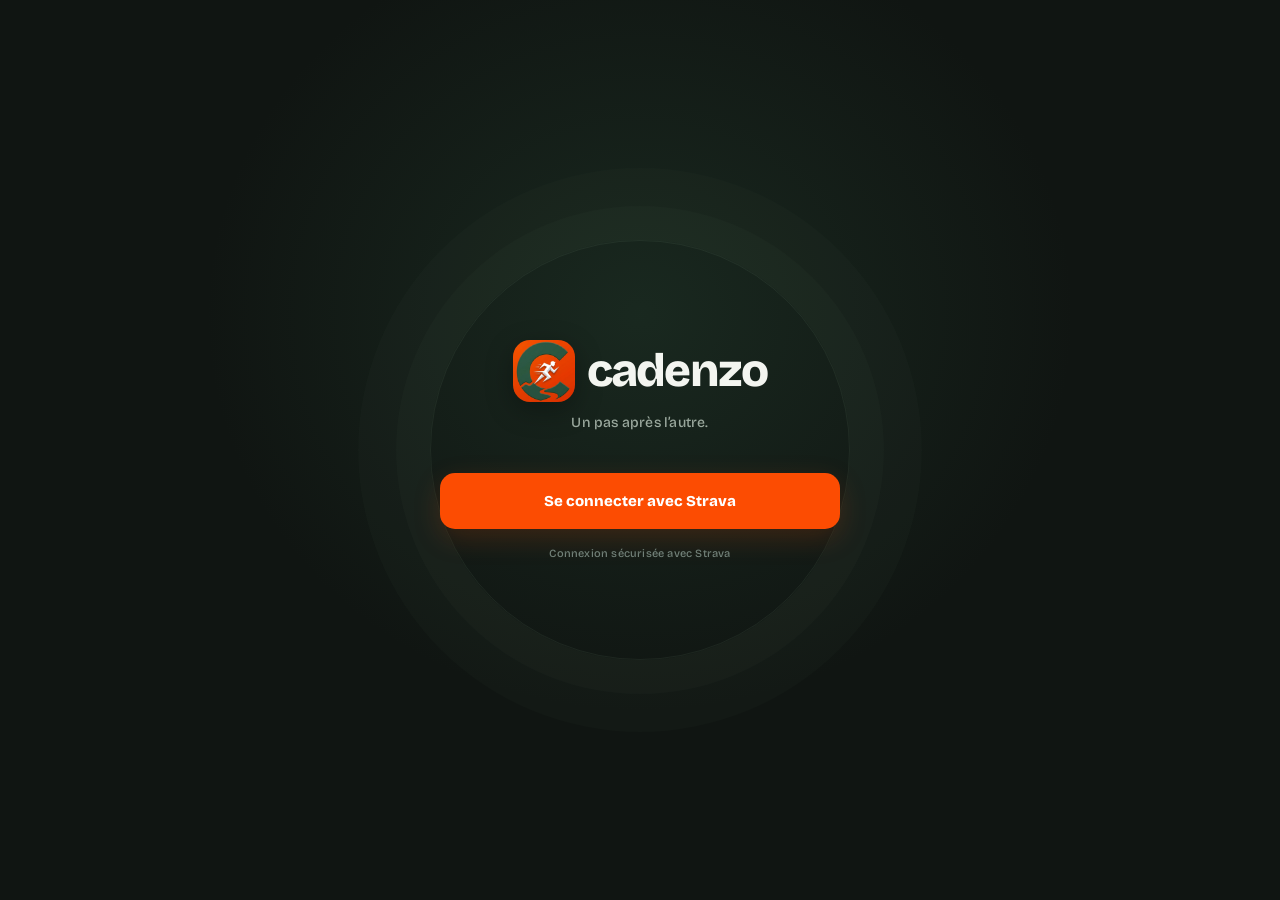
<file: index.html>
<!doctype html>
<html lang="fr">
<head>
<meta charset="utf-8">
<meta name="viewport" content="width=device-width,initial-scale=1,viewport-fit=cover">
<meta name="robots" content="noindex">
<meta http-equiv="Content-Security-Policy" content="default-src 'self'; script-src 'self'; style-src 'self' 'unsafe-inline'; img-src 'self' data: blob: https:; font-src 'self'; connect-src 'self' https://psotpksrdlkivauxdiad.supabase.co https://nominatim.openstreetmap.org; manifest-src 'self'; worker-src 'self'; object-src 'none'; base-uri 'none'; form-action 'self'">
<meta name="referrer" content="no-referrer">
<meta name="theme-color" content="#2f5d46">
<meta name="apple-mobile-web-app-capable" content="yes">
<meta name="apple-mobile-web-app-status-bar-style" content="default">
<meta name="apple-mobile-web-app-title" content="Cadenzo">
<title>Cadenzo</title>
<link rel="manifest" href="manifest.webmanifest?v=192">
<link rel="icon" href="icon-192.png?v=192" type="image/png">
<link rel="apple-touch-icon" href="icon-180.png?v=192">
<link rel="preload" href="fonts/hanken-grotesk-latin-400-normal.woff2" as="font" type="font/woff2" crossorigin>
<link rel="stylesheet" href="style.css?v=192">
</head>
<body>
<main id="view" aria-live="polite"></main>

<nav class="tabs" id="tabs" aria-label="Navigation">
  <div class="desktop-brand"><img src="icon-192.png?v=192" alt=""><span>CADENZO</span></div>
  <div class="tabs-in">
    <button data-t="home" aria-label="Accueil"><svg viewBox="0 0 24 24" fill="none" stroke="currentColor" stroke-width="2" stroke-linecap="round" stroke-linejoin="round"><path d="m3 10 9-7 9 7"/><path d="M5 9v12h14V9M9 21v-7h6v7"/></svg><span class="nav-label">Accueil</span></button>
    <button data-t="today" aria-label="Aujourd’hui"><svg viewBox="0 0 24 24" fill="none" stroke="currentColor" stroke-width="2" stroke-linecap="round" stroke-linejoin="round"><circle cx="12" cy="12" r="4"/><path d="M12 2v2M12 20v2M4.9 4.9l1.4 1.4M17.7 17.7l1.4 1.4M2 12h2M20 12h2M4.9 19.1l1.4-1.4M17.7 6.3l1.4-1.4"/></svg><span class="nav-label">Aujourd’hui</span></button>
    <button data-t="plan" aria-label="Plan"><svg viewBox="0 0 24 24" fill="none" stroke="currentColor" stroke-width="2" stroke-linecap="round" stroke-linejoin="round"><rect x="3" y="4" width="18" height="17" rx="3"/><path d="M3 9h18M8 2v4M16 2v4"/></svg><span class="nav-label">Plan</span></button>
    <button data-t="forme" aria-label="Forme"><svg viewBox="0 0 24 24" fill="none" stroke="currentColor" stroke-width="2" stroke-linecap="round" stroke-linejoin="round"><path d="M3 17l5-6 4 3 5-8 4 5"/><path d="M3 21h18"/></svg><span class="nav-label">Forme</span></button>
    <button data-t="renfo" aria-label="Renfo et mobilité"><svg viewBox="0 0 24 24" fill="none" stroke="currentColor" stroke-width="2" stroke-linecap="round" stroke-linejoin="round"><path d="M6 8v8M18 8v8M3 10v4M21 10v4M6 12h12"/></svg><span class="nav-label">Renfo</span></button>
    <button data-t="course" aria-label="Mes courses"><svg viewBox="0 0 24 24" fill="none" stroke="currentColor" stroke-width="2" stroke-linecap="round" stroke-linejoin="round"><path d="M2 20l6-10 4 6 3-4 7 8z"/><path d="M15 12V4l4 2-4 2"/></svg><span class="nav-label">Mes courses</span></button>
  </div>
  <div class="side-foot" id="sideFoot"></div>
</nav>

<section class="racemode" id="rm" hidden aria-label="Mode Course"><div class="rm-in" id="rmIn"></div></section>
<div class="sheet" id="sheet" hidden><div class="sheet-bg" data-close="1"></div><div class="sheet-in" role="dialog" aria-modal="true" aria-label="Détail"><div class="grab"></div><button class="sheet-x" data-close="1" aria-label="Fermer">×</button><div id="sheetBody"></div></div></div>
<div class="toast" id="toast" role="status" hidden></div>
<input type="file" id="fileGpxRace" accept=".gpx,application/gpx+xml,application/xml,text/xml" hidden>
<input type="file" id="fileGpx" accept=".gpx,application/gpx+xml,application/xml,text/xml" hidden>
<input type="file" id="fileJson" accept=".json,application/json" hidden>
<input type="file" id="fileGarmin" accept=".zip,application/zip" multiple hidden>

<script src="data.js?v=192"></script>
<script src="fit.js?v=192"></script>
<script src="safe.js?v=192"></script>
<script src="csync.js?v=192"></script>
<script src="garmin.js?v=192"></script>
<script src="exo.js?v=192"></script>
<script src="exo-data.js?v=192"></script>
<script src="exo-mob.js?v=192"></script>
<script src="exo-txt.js?v=192"></script>
<script src="workout.js?v=192"></script>
<script src="supabase.min.js?v=192"></script>
<script src="auth.js?v=192"></script>
<script src="sw-reg.js?v=192"></script>
</body>
</html>
</file>
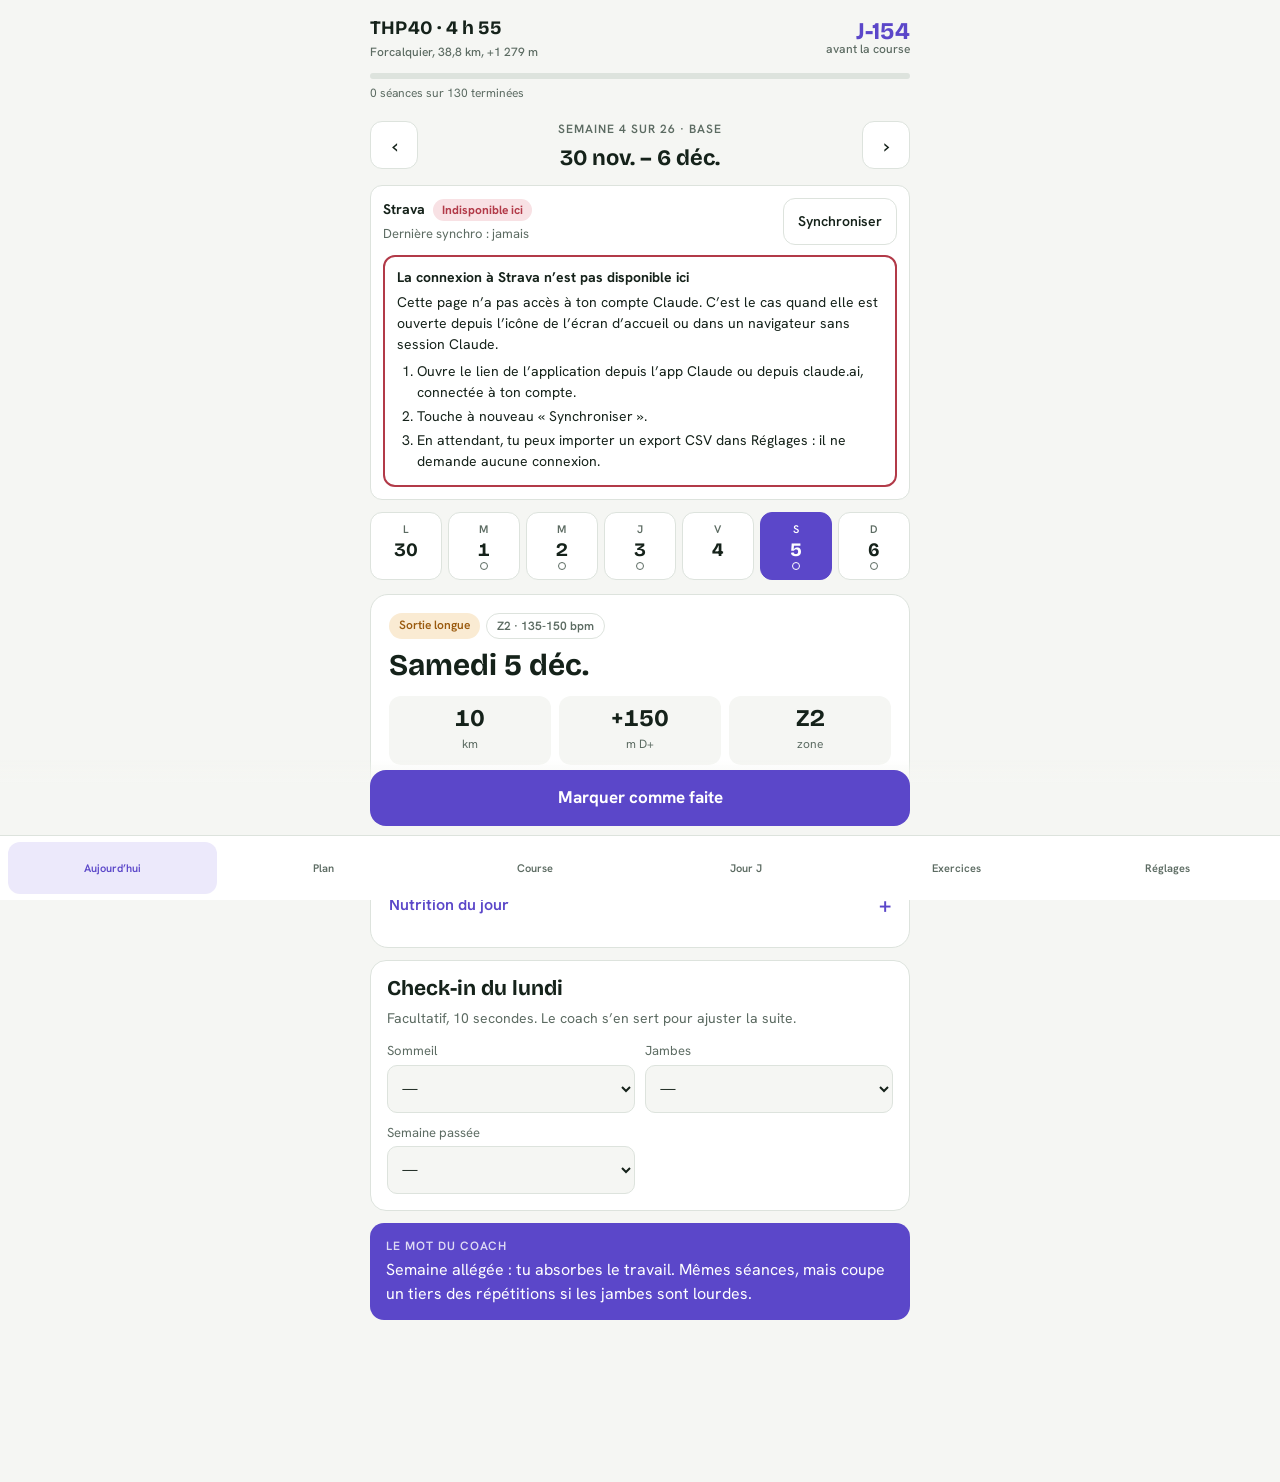
<file: Plan THP40.html>
<!doctype html><html><head><meta charset=utf8><meta name=viewport content="width=device-width,initial-scale=1,viewport-fit=cover"><style>:root{color-scheme:light;box-sizing:border-box;padding-top:env(safe-area-inset-top,0px);padding-bottom:env(safe-area-inset-bottom,0px)}html{scroll-padding-top:env(safe-area-inset-top,0px)}body{margin:0;padding:0;font:14px -apple-system,BlinkMacSystemFont,sans-serif;background:#fff;color:#000}img{max-width:100%}[hidden]:not([hidden=until-found i]){display:none!important}</style></head><body>
<title>Plan THP40</title>
<meta name="claude:viewport-fit-sides" content="cover">
<link rel="stylesheet" href="https://fonts.googleapis.com/css2?family=Bricolage+Grotesque:wght@600;700&family=Hanken+Grotesk:wght@400;500;600;700&display=swap">
<style>
/* Layout: day-by-day coaching app. Week strip on top, one hero session below, primary action docked above the thumb-reach tab bar.
   Palette: forest-ink neutrals, lavender brand, semantic green / amber / rose for coach verdicts. */
:root{
  --bg:#F5F6F3; --card:#FFFFFF; --ink:#15221A; --muted:#5C6B62; --line:#DDE3DD;
  --brand:#5B47C9; --brand-ink:#FFFFFF; --brand-soft:#ECE9FB;
  --ok:#2A7548; --ok-soft:#DFF0E5; --warn:#9A5A0E; --warn-soft:#FAEBD3; --off:#B23A48; --off-soft:#F8E1E4;
  --display:"Bricolage Grotesque","Arial Narrow",system-ui,sans-serif;
  --body:"Hanken Grotesk",system-ui,sans-serif;
}
@media (prefers-color-scheme: dark){:root:not([data-theme="light"]){
  --bg:#0F1612; --card:#17211B; --ink:#E9F0EB; --muted:#93A39A; --line:#26342B;
  --brand:#B3A6FF; --brand-ink:#16113A; --brand-soft:#2A2548;
  --ok:#7CCB98; --ok-soft:#1B3325; --warn:#E3A857; --warn-soft:#3A2B12; --off:#F08A98; --off-soft:#3B1D22; color-scheme:dark}}
:root[data-theme="dark"]{
  --bg:#0F1612; --card:#17211B; --ink:#E9F0EB; --muted:#93A39A; --line:#26342B;
  --brand:#B3A6FF; --brand-ink:#16113A; --brand-soft:#2A2548;
  --ok:#7CCB98; --ok-soft:#1B3325; --warn:#E3A857; --warn-soft:#3A2B12; --off:#F08A98; --off-soft:#3B1D22; color-scheme:dark}
*{box-sizing:border-box}
body{background:var(--bg);color:var(--ink);font-family:var(--body);font-size:16px;line-height:1.5;
  padding-left:max(16px,env(safe-area-inset-left,0px));padding-right:max(16px,env(safe-area-inset-right,0px));
  padding-block:14px 150px}
.wrap{max-width:540px;margin:0 auto}
h1,h2,h3{font-family:var(--display);font-weight:700;margin:0;text-wrap:balance;line-height:1.1}
button{font:inherit;color:inherit}
.top{display:flex;justify-content:space-between;align-items:center;gap:12px;margin-bottom:12px}
.brand{font-family:var(--display);font-weight:700;font-size:19px;letter-spacing:.01em}
.brand small{display:block;font-family:var(--body);font-weight:500;font-size:12px;color:var(--muted);letter-spacing:0}
.count{text-align:right;font-family:var(--display);font-weight:700;font-size:24px;color:var(--brand);line-height:1}
.count span{display:block;font-family:var(--body);font-weight:500;font-size:12px;color:var(--muted)}
.prog{height:6px;background:var(--line);border-radius:3px;overflow:hidden}
.prog i{display:block;height:100%;background:var(--ok);width:0;transition:width .3s}
.progtxt{font-size:12px;color:var(--muted);margin:5px 0 14px;font-variant-numeric:tabular-nums}
.eyebrow{font-size:12px;font-weight:600;letter-spacing:.08em;text-transform:uppercase;color:var(--muted)}
.wk{display:grid;grid-template-columns:48px 1fr 48px;align-items:center;gap:8px;margin-bottom:10px}
.wk button{height:48px;border:1px solid var(--line);background:var(--card);border-radius:12px;font-size:22px;cursor:pointer;color:var(--ink)}
.wk button:disabled{opacity:.3}
.wkc{text-align:center;min-width:0}
.wkc strong{display:block;font-family:var(--display);font-size:22px;margin-top:2px}
.strip{display:grid;grid-template-columns:repeat(7,1fr);gap:6px;margin-bottom:14px}
.dpill{display:flex;flex-direction:column;align-items:center;gap:3px;padding:8px 0 9px;min-height:64px;border:1px solid var(--line);background:var(--card);border-radius:12px;cursor:pointer;min-width:0}
.dpill .dl{font-size:11px;font-weight:600;color:var(--muted);letter-spacing:.04em}
.dpill .dn{font-family:var(--display);font-weight:700;font-size:19px;font-variant-numeric:tabular-nums;line-height:1}
.dot{width:8px;height:8px;border-radius:50%;border:1.5px solid var(--muted);background:transparent}
.dot.none{border-color:transparent}
.dot.done{background:var(--ok);border-color:var(--ok)}
.dpill.today .dn{color:var(--brand)}
.dpill.today{border-color:var(--brand)}
.dpill[aria-pressed="true"]{background:var(--brand);border-color:var(--brand);color:var(--brand-ink)}
.dpill[aria-pressed="true"] .dl,.dpill[aria-pressed="true"] .dn{color:var(--brand-ink)}
.dpill[aria-pressed="true"] .dot{border-color:var(--brand-ink)}
.dpill[aria-pressed="true"] .dot.done{background:var(--brand-ink)}
.banner{background:var(--brand-soft);color:var(--ink);border-radius:12px;padding:10px 14px;font-size:14px;margin-bottom:12px}
.hero{background:var(--card);border:1px solid var(--line);border-radius:18px;padding:18px;margin-bottom:12px}
.tags{display:flex;flex-wrap:wrap;gap:6px;margin-bottom:10px}
.tag{font-size:12px;font-weight:600;padding:3px 10px;border-radius:999px}
.tag.q{background:var(--brand-soft);color:var(--brand)}
.tag.e{background:var(--ok-soft);color:var(--ok)}
.tag.l{background:var(--warn-soft);color:var(--warn)}
.tag.z{background:transparent;border:1px solid var(--line);color:var(--muted)}
.hero h2{font-size:30px;margin:2px 0 14px}
.stats{display:grid;grid-template-columns:repeat(3,1fr);gap:8px;margin-bottom:14px}
.stat{background:var(--bg);border-radius:12px;padding:10px 8px;text-align:center;min-width:0}
.stat b{display:block;font-family:var(--display);font-size:24px;line-height:1.05;font-variant-numeric:tabular-nums}
.stat span{font-size:12px;color:var(--muted)}
.hero p{margin:0}
details{border-top:1px solid var(--line);margin-top:14px}
details summary{list-style:none;cursor:pointer;min-height:48px;display:flex;align-items:center;justify-content:space-between;gap:8px;font-weight:600;color:var(--brand)}
details summary::-webkit-details-marker{display:none}
details summary::after{content:"+";font-size:22px;line-height:1}
details[open] summary::after{content:"−"}
details .in{padding-bottom:4px;font-size:15px}
details .in h4{margin:12px 0 4px;font-family:var(--display);font-size:17px}
details .in h4:first-child{margin-top:0}
.ex{display:flex;justify-content:space-between;gap:12px;padding:8px 0;border-bottom:1px solid var(--line)}
.ex span:last-child{color:var(--muted);text-align:right;font-variant-numeric:tabular-nums}
.nut{display:grid;grid-template-columns:auto 1fr;gap:3px 12px;margin:0}
.nut dt{color:var(--muted);font-size:12px;font-weight:600;text-transform:uppercase;letter-spacing:.05em;padding-top:3px}
.nut dd{margin:0 0 8px}
.coach{background:var(--brand);color:var(--brand-ink);border-radius:14px;padding:14px 16px;margin-bottom:12px}
.coach .eyebrow{color:inherit;opacity:.8;display:block;margin-bottom:3px}
.review{background:var(--card);border:1px solid var(--line);border-radius:16px;padding:16px;margin-bottom:12px}
.rhead{display:flex;justify-content:space-between;align-items:center;gap:8px;margin-bottom:8px}
.badge{font-weight:700;font-size:14px;padding:4px 12px;border-radius:999px}
.badge.ok{background:var(--ok-soft);color:var(--ok)}
.badge.warn{background:var(--warn-soft);color:var(--warn)}
.badge.off{background:var(--off-soft);color:var(--off)}
.src{font-size:12px;color:var(--muted)}
.rnum{font-variant-numeric:tabular-nums;font-weight:600;margin:0 0 6px}
.review ul{margin:0;padding-left:18px}
.review li{margin-bottom:4px}
.wrep{background:var(--card);border:1px solid var(--line);border-radius:16px;padding:16px;margin-bottom:12px}
.wrep h3{font-size:20px;margin-bottom:10px}
.wrep .stats{margin-bottom:10px}
.act{position:fixed;left:0;right:0;bottom:calc(64px + env(safe-area-inset-bottom,0px));padding:10px max(16px,env(safe-area-inset-right,0px)) 10px max(16px,env(safe-area-inset-left,0px));
  background:linear-gradient(to top,var(--bg) 70%,transparent);z-index:4}
.act .in{max-width:540px;margin:0 auto}
.go{width:100%;min-height:56px;border:0;border-radius:16px;background:var(--brand);color:var(--brand-ink);font-weight:700;font-size:17px;cursor:pointer}
.go.isdone{background:var(--ok-soft);color:var(--ok)}
.rest p{color:var(--muted)}
.syncbar{margin:0 0 12px;padding:12px;border:1px solid var(--line);border-radius:12px;font-size:14px;background:var(--card)}
.card .syncbar{border:0;padding:0;margin:0}
.syncbar .sh{display:flex;align-items:center;justify-content:space-between;gap:10px}
.syncbar .sw{display:block;color:var(--muted);font-size:13px;margin-top:3px}
.pill{display:inline-block;padding:2px 9px;border-radius:99px;font-size:12px;font-weight:700;margin-left:4px}
.pill.ok{background:var(--ok-soft,#dff3e6);color:var(--ok)}
.pill.warn{background:var(--warn-soft);color:var(--warn)}
.pill.off{background:var(--off-soft,#fbe3e3);color:var(--off)}
.sres{margin-top:10px;padding:10px 12px;border-radius:12px;border:1px solid var(--line);font-size:14px}
.sres p{margin:4px 0}.sres ul,.sres ol{margin:6px 0 0;padding-left:20px}.sres li{margin-bottom:3px}
.sres.err{border:2px solid var(--off)}.sres.ok{border:2px solid var(--ok)}.sres.info{border-color:var(--brand)}
.sres .btn{margin-top:8px}
.pts{margin:0;padding-left:18px}.pts li{margin-bottom:6px}
.strat{padding:10px 0;border-top:1px solid var(--line)}.strat:first-of-type{border-top:0;padding-top:0}.strat p{margin:4px 0 0}
.kit{display:flex;align-items:center;gap:10px;width:100%;text-align:left;border:0;background:none;padding:10px 0;border-top:1px solid var(--line);min-height:48px;font:inherit;color:inherit;cursor:pointer}
.kit .bx{flex:none;width:24px;height:24px;border-radius:7px;border:2px solid var(--line);display:grid;place-items:center;font-weight:800;color:var(--brand-ink)}
.kit[aria-pressed="true"] .bx{background:var(--brand);border-color:var(--brand)}
.kit[aria-pressed="true"]{color:var(--muted)}
.clubnote{margin:0 0 12px;padding:10px 12px;border-radius:12px;background:var(--warn-soft);color:var(--warn);font-size:14px}
.clubnote.pacenote{background:var(--brand-soft,#ece9fb);color:var(--brand)}
.adj{margin-bottom:12px}
.adj.pending{border-color:var(--warn);border-width:2px}
.adj.on{border-color:var(--ok);border-width:2px}
.adj .state{margin:0 0 6px;font-weight:700;color:var(--ok)}
.adj .lead{margin:0 0 6px;font-weight:600}
.adj .prop{margin:0 0 4px}
.adj h4{margin:12px 0 4px;font-family:var(--display);font-size:17px}
.why{margin:0;padding-left:18px}
.why li{margin-bottom:6px}
.why li span{display:block;font-size:13px;color:var(--muted)}
.adj details{margin-top:10px}
.tag.adjt{background:var(--warn-soft);color:var(--warn)}
.loop{border-top:1px solid var(--line);padding:12px 0}
.loop:first-of-type{border-top:0}
.lh{display:flex;justify-content:space-between;align-items:flex-start;gap:8px}
.lh .tag{flex:none}
.lk{font-family:var(--display);font-weight:700;font-size:20px;font-variant-numeric:tabular-nums;margin:2px 0}
.loop p{margin:2px 0 6px;font-size:14px}
.loop a{color:var(--brand);font-weight:600;font-size:14px;word-break:break-word}
.legend{display:flex;flex-wrap:wrap;gap:6px 16px;margin-top:6px;font-size:13px;color:var(--muted)}
.legend i{display:inline-block;width:12px;height:12px;border-radius:3px;margin-right:6px;vertical-align:-2px}
.cigrid{display:grid;grid-template-columns:1fr 1fr;gap:10px;margin-top:12px}
.cigrid label{font-size:13px;color:var(--muted);display:flex;flex-direction:column;gap:4px;min-width:0}
select,input[type="date"]{font:inherit;font-size:15px;color:var(--ink);background:var(--bg);border:1px solid var(--line);border-radius:10px;padding:8px 10px;min-height:48px;width:100%}
.adjb{display:flex;flex-wrap:wrap;gap:8px;align-items:center;margin-top:12px}
.plan-row{display:grid;grid-template-columns:44px 1fr auto;gap:12px;align-items:center;width:100%;text-align:left;background:var(--card);border:1px solid var(--line);border-radius:14px;padding:12px 14px;margin-bottom:8px;cursor:pointer;min-height:64px}
.plan-row .n{font-family:var(--display);font-weight:700;font-size:26px;color:var(--brand)}
.plan-row .m{min-width:0}
.plan-row .m small{display:block;color:var(--muted);font-size:13px;font-variant-numeric:tabular-nums}
.bar{height:6px;border-radius:3px;background:var(--line);margin-top:6px;overflow:hidden}
.bar i{display:block;height:100%;background:var(--brand)}
.plan-row.rec .bar i{background:var(--ok)}
.plan-row.cur{border-color:var(--brand);box-shadow:0 0 0 1px var(--brand)}
.plan-row .r{font-size:13px;color:var(--muted);font-variant-numeric:tabular-nums}
.phase{margin:18px 0 8px}
.card{background:var(--card);border:1px solid var(--line);border-radius:16px;padding:16px;margin-bottom:12px}
.card h3{font-size:21px;margin-bottom:8px}
.card details{margin-top:0}
.card details+details{border-top:1px solid var(--line)}
table{border-collapse:collapse;width:100%;font-variant-numeric:tabular-nums;font-size:15px}
th,td{text-align:left;padding:9px 6px;border-bottom:1px solid var(--line);vertical-align:top}
th{font-size:12px;color:var(--muted);font-weight:600;text-transform:uppercase;letter-spacing:.05em}
.scroll{overflow-x:auto}
.btn{border:1px solid var(--line);background:var(--card);border-radius:12px;padding:12px 14px;font-weight:600;cursor:pointer;min-height:48px}
.btn.primary{background:var(--brand);border-color:var(--brand);color:var(--brand-ink);width:100%}
.btn.small{min-height:44px}
.fileb{display:block;width:100%;text-align:center;padding:14px;border:1px dashed var(--brand);border-radius:12px;color:var(--brand);font-weight:600;cursor:pointer;margin-top:10px}
.fileb input{position:absolute;opacity:0;width:1px;height:1px}
.fileb:focus-within{outline:2px solid var(--brand);outline-offset:2px}
.muted{color:var(--muted);font-size:14px}
.msg{margin-top:10px;font-size:14px}
svg text{fill:var(--muted);font-family:var(--body);font-size:9px}
svg .lbl{fill:var(--ink);font-weight:600}
nav{position:fixed;left:0;right:0;bottom:0;background:var(--card);border-top:1px solid var(--line);display:grid;grid-template-columns:repeat(6,1fr);gap:2px;
  padding:6px max(8px,env(safe-area-inset-right,0px)) calc(6px + env(safe-area-inset-bottom,0px)) max(8px,env(safe-area-inset-left,0px));z-index:5;min-height:64px}
nav button{border:0;background:none;color:var(--muted);min-height:52px;border-radius:12px;cursor:pointer;font-weight:600;font-size:11px;min-width:0;padding:0 1px}
nav button[aria-current="page"]{color:var(--brand);background:var(--brand-soft)}
button:focus-visible,summary:focus-visible{outline:2px solid var(--brand);outline-offset:2px}
@media (prefers-reduced-motion: reduce){.prog i{transition:none}}
</style>

<div class="wrap">
  <div class="top">
    <div class="brand">THP40 · 4 h 55<small>Forcalquier, 38,8 km, +1 279 m</small></div>
    <div class="count" id="count"></div>
  </div>
  <div class="prog"><i id="progbar"></i></div>
  <div class="progtxt" id="progtxt"></div>
  <main id="view"></main>
</div>
<div class="act" id="act" hidden><div class="in"><button class="go" id="gobtn"></button></div></div>
<nav id="nav">
  <button data-v="day" aria-current="page">Aujourd’hui</button>
  <button data-v="plan">Plan</button>
  <button data-v="race">Course</button>
  <button data-v="jj">Jour J</button>
  <button data-v="guide">Exercices</button>
  <button data-v="set">Réglages</button>
</nav>

<script>
(function(){
"use strict";
var START=Date.UTC(2026,10,9);            // lundi 9 novembre 2026
var RACE=Date.UTC(2027,4,8);              // samedi 8 mai 2027 (jour exact à confirmer)
var DOW=["lun","mar","mer","jeu","ven","sam","dim"];
var MON=["janv.","févr.","mars","avr.","mai","juin","juil.","août","sept.","oct.","nov.","déc."];
var CLIMB_D=73;   // D+ d’une montée de 500 m près de chez toi
// [montées de 500 m (mardi), km mercredi, km club jeudi, sam km, sam D+, dim km, dim D+]
var R=[
[5,8,9,12,250,15,550],[6,8,9,12,300,16,600],[7,9,10,14,350,16,650],[4,7,8,10,150,15,550],
[7,9,10,14,400,17,700],[8,9,10,15,450,17,750],[8,9,10,16,500,18,800],[5,7,8,10,200,15,550],
[7,9,10,15,500,17,800],[8,9,10,16,600,18,850],[9,9,10,18,650,20,900],[5,7,8,12,250,15,550],
[9,9,10,18,700,20,950],[9,9,10,20,800,20,1000],[8,9,10,18,700,18,850],[5,7,8,12,300,15,550],
[8,9,10,18,750,20,950],[9,9,10,20,900,20,1050],[9,9,10,22,1000,18,850],[6,7,8,14,400,15,550],
[8,9,10,20,1000,20,1050],[8,9,10,22,1000,16,700],[7,9,10,20,850,15,600],[6,7,9,14,400,15,550],
[4,6,8,10,150,12,300]];
var REC={4:1,8:1,12:1,16:1,20:1,24:1};
var NOTES={
1:"On pose les bases. Tout ce qui n’est ni club ni côtes reste en zone 2, même si tu as l’impression de te retenir. C’est là que tu vas progresser.",
4:"Semaine allégée : tu absorbes le travail. Mêmes séances, mais coupe un tiers des répétitions si les jambes sont lourdes.",
8:"Récupération des fêtes. Bouge, mange bien, dors. Garde ta sortie du dimanche pour le plaisir.",
9:"Les week-ends s’enchaînent : le samedi fatigue les jambes pour que le dimanche ressemble à la fin de la course.",
12:"Semaine allégée. Profite-en pour soigner ta mobilité, surtout hanches et mollets.",
14:"Premier bloc 20 + 20 km. Teste ton ravitaillement de course : 40 à 60 g de glucides par heure.",
16:"Allégée avant le bloc spécifique. Teste chaussures, sac et tenue de course.",
18:"Deuxième bloc 20 + 20 km. Cherche des descentes techniques sur sentier.",
20:"Semaine allégée. Option : sortie test de 20 à 25 km à allure course le dimanche.",
21:"Le gros morceau : 20 + 20 km avec plus de 2 000 m de D+ sur deux jours, ce qui ressemble le plus à la course. Marche active dans les côtes.",
22:"Dernier gros volume. Travaille les descentes raides, comme celle du km 30.",
23:"Dernière sortie longue, à trois semaines de la course. Ensuite on récupère.",
24:"L’affûtage commence : moins de volume, même intensité. Les jambes doivent se sentir légères.",
25:"Volume au plus bas. Sommeil et alimentation d’abord. Dimanche allégé exceptionnellement : 12 km, +300 m.",
26:"Semaine de course. Confirme le jour exact du départ sur le site de l’organisateur."};

// ---------- exercices (à la maison, sans matériel) ----------
var MOB=[["Fléchisseurs de hanche (fente basse)","2 × 45 s par côté"],["Ischios jambe tendue","2 × 45 s par côté"],["Mollets contre un mur","2 × 45 s, genou tendu puis fléchi"],["Pigeon (fessiers)","2 × 45 s par côté"],["Rotations de hanches 90/90","8 par côté"],["Fente avec rotation du buste","5 par côté"],["Cercles de chevilles","10 dans chaque sens"],["Équilibre sur une jambe, yeux fermés","45 s par jambe"]];
var RENFO={
A1:{name:"Renfo A1 · Fondations",tours:"3 tours, 45 s de repos entre les exercices. Aucun matériel.",ex:[["Squat poids du corps, descente en 3 s","15"],["Fente arrière","10 par jambe"],["Pont fessier une jambe","12 par jambe"],["Montées de mollets sur une marche","15, genou tendu"],["Planche","40 s"],["Gainage latéral","30 s par côté"]]},
A2:{name:"Renfo A2 · Fondations",tours:"3 tours, 45 s de repos entre les exercices. Aucun matériel.",ex:[["Chaise murale","45 s"],["Fente latérale","10 par côté"],["Pont fessier, pieds sur une chaise","12"],["Mollets une jambe","12 par jambe"],["Bird dog (gainage dos)","10 par côté"],["Planche","40 s"]]},
B1:{name:"Renfo B1 · Puissance de montée",tours:"3 tours, 45 s de repos. Une chaise solide et un canapé suffisent.",ex:[["Step-up sur une chaise solide","10 par jambe"],["Squat bulgare, pied arrière sur le canapé","8 par jambe"],["Ischios glissés sur une serviette","8"],["Mollets une jambe sur une marche","15 par jambe"],["Sauts de patineur","10 par côté"],["Planche, toucher d’épaule","10 par côté"]]},
B2:{name:"Renfo B2 · Puissance de montée",tours:"3 tours, 45 s de repos. Aucun matériel.",ex:[["Squat sauté","10"],["Fente sautée alternée","8 par jambe"],["Pont fessier une jambe","12 par jambe"],["Pompes, mains surélevées","10"],["Mountain climbers","30 s"],["Gainage latéral, levée de jambe","10 par côté"]]},
C1:{name:"Renfo C1 · Descentes et excentrique",tours:"3 tours, 60 s de repos. Un sac à dos avec 2 bouteilles d’eau ajoute de la charge.",ex:[["Fente avant, descente en 4 s","8 par jambe"],["Squat avec sac à dos, descente en 4 s","10"],["Descente de marche lente, talon vers le sol","10 par jambe"],["Mollets excentriques, descente en 4 s","10 par jambe"],["Ischios glissés sur une serviette","8"],["Planche","45 s"]]},
C2:{name:"Renfo C2 · Descentes et excentrique",tours:"3 tours, 60 s de repos. Chaise et sac à dos chargé.",ex:[["Squat bulgare, descente en 3 s","8 par jambe"],["Squat sur une jambe vers la chaise","6 par jambe"],["Pont fessier une jambe, pied sur la chaise","12 par jambe"],["Mollets avec sac à dos","15"],["Pompes","10"],["Planche","45 s"]]},
D:{name:"Renfo D · Rappel léger",tours:"2 tours, effort facile.",ex:[["Squat poids du corps","10"],["Fente arrière","8 par jambe"],["Pont fessier","12"],["Planche","30 s"]]}};
function renfoOf(w){return w>=24?"D":(w<=8?"A":w<=16?"B":"C")+(w%2===1?"1":"2");}

// ---------- nutrition (femme, 1,65 m, 60 kg, objectif : performer en restant athlétique) ----------
var NUT={
rest:{t:"Jour de repos",c:210,cg:"3,5 g/kg",p:110,pre:"",dur:"",post:"",tip:"Garde les protéines, réduis le féculent d’un tiers par rapport à un jour de sortie longue et remplis l’assiette de légumes. Pas besoin de compenser la séance de la veille."},
easy:{t:"Endurance facile",c:270,cg:"4,5 g/kg",p:110,pre:"Séance de moins d’une heure : rien de spécial, un petit fruit si tu as faim (≈ 15 g de glucides).",dur:"De l’eau suffit.",post:"Un repas normal dans l’heure ou les deux heures : 25 à 30 g de protéines (par exemple 200 g de skyr et 1 fruit).",tip:"Jour de renfo : un repas du soir riche en protéines (120 g de volaille ou 3 œufs) aide la récupération musculaire."},
quality:{t:"Séance intense",c:330,cg:"5,5 g/kg",p:115,pre:"2 à 3 h avant : 45 à 60 g de glucides, par exemple 70 g de pâtes ou de riz crus (≈ 52 g), peu de fibres. 30 min avant, si besoin : une demi-banane.",dur:"Eau. Un gel (≈ 22 g de glucides) seulement si la séance dépasse 75 min.",post:"Dans l’heure : 25 à 30 g de protéines et 40 g de glucides, par exemple 3 œufs, 1 tranche de pain, 1 fruit.",tip:"Le féculent se concentre autour de la séance : le reste de la journée, l’assiette reste ½ légumes, ¼ féculents, ¼ protéines."},
long:{t:"Sortie longue",c:390,cg:"6,5 g/kg",p:115,pre:"2 à 3 h avant : 70 à 90 g de glucides, par exemple 50 g de flocons d’avoine, 1 banane et 1 tartine avec du miel.",dur:"Dès 75 min : 40 à 60 g de glucides par heure (2 gels de 22 g, ou 1 gel et 1 compote) et 400 à 600 ml d’eau par heure, avec électrolytes s’il fait chaud. Avant 75 min : de l’eau suffit.",post:"Dans l’heure : 25 à 30 g de protéines et 40 à 60 g de glucides (250 g de skyr, 1 banane, 30 g de granola). Puis un repas équilibré : ½ légumes, ¼ féculents (150 g cuits), ¼ protéines (120 g de volaille ou 3 œufs).",tip:"C’est la sortie où tu t’entraînes à manger. Teste ce que tu mangeras le jour de la course."},
b2b:{t:"Veille de sortie longue (bloc 2 jours)",c:450,cg:"7,5 g/kg",p:115,pre:"2 à 3 h avant : 70 à 90 g de glucides (50 g de flocons d’avoine, 1 banane, 1 tartine de miel).",dur:"40 à 60 g de glucides par heure dès 75 min, 400 à 600 ml d’eau par heure.",post:"Dans l’heure : 25 à 30 g de protéines et 50 g de glucides. Le soir : un repas riche en féculents (200 g de pâtes ou de riz cuits), il prépare le dimanche.",tip:"Bois bien le soir, dors 8 h : le deuxième jour se gagne la veille."},
race:{t:"Jour de course",c:480,cg:"veille : 8 g/kg",p:100,pre:"3 h avant : 70 à 100 g de glucides (flocons d’avoine, banane, miel, pain). La veille : environ 480 g de glucides, peu de fibres. C’est la seule journée où tu mets beaucoup de féculents.",dur:"60 g de glucides par heure dès le début, 400 à 600 ml d’eau par heure, sel ou électrolytes. Mange avant d’avoir faim.",post:"Dès l’arrivée : boisson avec glucides et 25 g de protéines, puis un vrai repas.",tip:"Rien de nouveau le jour J."}};
function nutHTML(k){
  var n=NUT[k]; if(!n)return "";
  var h='<h4>'+n.t+'</h4><dl class="nut"><dt>Glucides</dt><dd>≈ '+n.c+' g sur la journée ('+n.cg+')</dd><dt>Protéines</dt><dd>≈ '+n.p+' g sur la journée (1,8 à 2 g/kg), en 4 prises de 25 à 30 g</dd>';
  if(n.pre)h+='<dt>Avant</dt><dd>'+n.pre+'</dd>';
  if(n.dur)h+='<dt>Pendant</dt><dd>'+n.dur+'</dd>';
  if(n.post)h+='<dt>Après</dt><dd>'+n.post+'</dd>';
  return h+'<dt>Astuce</dt><dd>'+n.tip+'</dd></dl>';
}
function exHTML(list){return list.map(function(e){return '<div class="ex"><span>'+e[0]+'</span><span>'+e[1]+'</span></div>';}).join("");}

// ---------- construction du plan ----------
function phaseOf(w){return w<=8?"Base":w<=16?"Construction":w<=23?"Spécifique":"Affûtage";}
// séance du mardi, semaine par semaine : [type, paramètre]
var TS=[["cotes",5],["fartlek",6],["cotes",7],["prog",40],["tempo",20],["cotes",8],["courtes",10],["prog",40],
["tempo",25],["cotes",8],["tempo",30],["prog",40],["cotes",9],["tempo",35],["desc",6],["fartlek",5],
["tempo",35],["paires",5],["tempo",40],["prog",40],["paires",4],["tempo",40],["desc",6],["courtes",8],["prog",35]];
var WEDV=["sur sentier roulant","avec 6 lignes droites de 15 s à la fin","avec 10 min d’éducatifs (talons-fesses, montées de genoux, griffés)","sur terrain plat, en gardant la foulée légère"];
var SAT_T=["Sentier roulant en zone 2, allure conversation.","Sentier vallonné en Z2, travaille la marche active dans les côtes.","Z2 avec 4 lignes droites de 20 s toutes les 20 min.","Sortie facile, plaisir, sans regarder l’allure.","Z2 avec les 20 dernières minutes en progressif jusqu’à la zone 3.","Sentier technique : racines et pierriers, foulée courte.","Z2 avec 2 × 15 min en zone 3 au milieu de la sortie.","Sortie facile pour récupérer.","Z2, première partie sur sentier technique, retour roulant.","Z2 avec 3 × 10 min en zone 3 sur terrain vallonné.","Plus longue sortie de la phase : régulière, ravitaillement testé toutes les 40 min.","Sortie facile et courte sur sentier roulant.","Z2 avec une descente technique longue : 3 × 5 min de descente contrôlée.","Bloc 20 + 20, jour 1 : sentier vallonné, régulier en Z2, marche active dans les côtes raides.","Z2 avec 2 × 20 min à allure course (zone 3).","Sortie facile, test de la tenue et du sac.","Z2 avec 3 × 15 min à allure course sur terrain vallonné.","Bloc 20 + 20, jour 1 : profil proche du parcours, environ 33 m de D+ par km.","Plus longue sortie du plan : 40 min d’allure course au milieu.","Sortie facile, 14 km souples.","Bloc 20 + 20, jour 1 : simulation complète, ravitaillement, tenue et allure de course.","Descentes raides (−13 %) : ménage tes quadriceps en freinant moins.","Dernière sortie longue : 2 × 20 min à allure course, le reste en Z2.","Sortie souple avec 4 × 5 min à allure course.","Footing léger avec 3 lignes droites."];
var SUN_T=["Ta sortie habituelle du dimanche, tranquille en Z2.","Z2 sur sentier, bois à chaque heure.","Z2, les 10 dernières minutes en progressif.","Facile, plaisir, 15 km minimum pour garder ta routine.","Z2 en boucles de côtes : va chercher le dénivelé sans forcer.","Z2 régulière, ne regarde pas l’allure.","Z2 avec 20 min à allure course dans la deuxième moitié.","Facile, retour à l’essentiel.","Jambes fatiguées du samedi : reste en Z2, marche si la FC monte.","Z2 avec 3 × 8 min à allure course sur les 10 derniers km.","Régulière du début à la fin, concentre-toi sur la constance.","Facile, 15 km souples.","Z2 avec 2 × 20 min à allure course.","Bloc 20 + 20, jour 2 : fatiguée mais régulière, marche active dans les côtes.","Z2 régulière, 10 dernières minutes à allure course.","Facile.","Z2 avec 30 min à allure course en deuxième moitié.","Bloc 20 + 20, jour 2 : garde l’allure du samedi malgré la fatigue.","Z2 avec 3 × 10 min à allure course.","Facile. Option : sortie test à allure course (voir le mot du coach).","Bloc 20 + 20, jour 2 : mêmes conditions qu’en course, finis en accélérant.","Z2, finis les 20 dernières minutes à allure course.","Z2 tranquille, jambes légères avant l’affûtage.","Facile, 15 km minimum, 20 min à allure course.","Sortie souple de 12 km, sans forcer."];
function mmss(x){x=Math.round(x);var m=Math.floor(x/60),r=x%60;return m+":"+(r<10?"0":"")+r;}
var EFF=295*60/(38.8+12.79);
function rpace(km,dp){return EFF*(1+(km?dp/km/100:0));}
// allures calées sur tes sorties Strava (5 km estimé 25:18 ; sorties à plat à 5:40-6:10/km) : tempo à plat 5:35 puis 5:28 puis 5:20
function tempoPace(w,km,dp){var flat=w<=8?335:(w<=16?328:320), c=flat*(1+0.033*(dp/km/10)); return {c:c,lo:c-8,hi:c+8,flat:flat};}
function tuesday(w){
  var t=TS[w-1], T=t[0], n=t[1];
  if(T==="cotes") return {tag:"q",type:"Côtes",km:n+4,dp:n*CLIMB_D,txt:"Échauffement 15 min, puis "+n+" montées de 500 m (+"+CLIMB_D+" m chacune) en zone 4, descente en trot facile. Total : +"+(n*CLIMB_D)+" m."};
  if(T==="tempo"){var km=Math.round((25+n)/6.4); var dpT=Math.round(km*18), tp=tempoPace(w,km,dpT); return {tag:"q",type:"Tempo long",km:km,dp:dpT,pace:mmss(tp.lo)+" à "+mmss(tp.hi)+"/km · "+mmss(tp.flat)+" à plat",txt:"15 min d’échauffement, puis "+n+" min de tempo continu, 10 min de retour au calme. Allure : "+mmss(tp.lo)+" à "+mmss(tp.hi)+"/km (environ "+mmss(tp.flat)+" à plat). Si ta FC dépasse 167 bpm, ralentis."};}
  if(T==="courtes") return {tag:"q",type:"Côtes courtes",km:8,dp:n*20,txt:"Échauffement 15 min, puis "+n+" côtes courtes de 30 s (pente de 8 à 12 %), effort vif, descente en marchant, 2 min de récupération. Environ +20 m chacune."};
  if(T==="paires") return {tag:"q",type:"Côtes enchaînées",km:2*n+4,dp:n*2*CLIMB_D,txt:"Échauffement 15 min, puis "+n+" paires de montées de 500 m enchaînées (+"+(2*CLIMB_D)+" m par paire), 3 min de récupération entre les paires. Z3-Z4, marche active si la FC dépasse 175 bpm."};
  if(T==="desc") return {tag:"q",type:"Descentes",km:n+4,dp:n*CLIMB_D,txt:"Échauffement 15 min, puis "+n+" descentes de 500 m contrôlées (foulée courte, souple), remontée en marchant. Ça prépare tes quadriceps à la descente du km 30."};
  if(T==="fartlek") return {tag:"q",type:"Fartlek nature",km:9,dp:100,txt:"Footing 15 min, puis "+n+" × 2 min en zone 4 avec 2 min en zone 2 sur sentier, retour au calme 10 min."};
  return {tag:"e",type:"Progressif",km:Math.round(n/6.2),dp:100,txt:n+" min en progressif : démarre en zone 1-2 et finis en zone 3 basse. Facile et fluide."};
}
function build(w){
  var ph=phaseOf(w), rec=!!REC[w];
  if(w===26){
    return {n:w,km:0,dp:0,ph:ph,rec:false,s:[
      {k:"tue",dow:1,tag:"q",type:"Rappel",km:6,dp:0,nut:"quality",txt:"6 km en Z2, puis 4 × 20 s à allure course."},
      {k:"wed",dow:2,tag:"e",type:"Footing",km:4,dp:0,nut:"easy",txt:"4 km très faciles. Prépare ton sac, ta tenue et ton ravitaillement."},
      {k:"thu",dow:3,tag:"e",type:"Club allégé",km:5,dp:0,nut:"easy",txt:"Au club : échauffement et lignes droites seulement, pas de séance dure."},
      {k:"sat",dow:5,tag:"l",type:"Jour J",km:38.8,dp:1279,nut:"race",txt:"THP40 : 38,8 km, +1 279 m, objectif 4 h 55. Jour exact à confirmer (samedi 8 ou dimanche 9 mai)."},
      {k:"sun",dow:6,tag:"e",type:"Récupération",km:0,dp:0,nut:"rest",txt:"Marche de 30 min et étirements doux."}]};
  }
  var d=R[w-1], wed=d[1], sk=d[3], sd=d[4], uk=Math.max(15,d[5]), ud=Math.max(500,d[6]);
  if(ph!=="Base"){ if(sk>=18)sd=Math.min(sd,Math.round(sk*36)); if(uk>=18)ud=Math.min(ud,Math.round(uk*36)); }
  var tu=tuesday(w), r=renfoOf(w);
  var b2b=w===14||w===18||w===21;
  var S=[
   {k:"tue",dow:1,tag:tu.tag,type:tu.type,km:tu.km,dp:tu.dp,nut:"quality",txt:tu.txt},
   {k:"wed",dow:2,tag:"e",type:"Endurance + renfo",km:wed,dp:0,nut:"easy",pace:"6:00 à 6:25/km",pacel:"Allure facile",renfo:r,txt:wed+" km en zone 2 (135 à 150 bpm) "+WEDV[(w-1)%4]+", puis 20 à 25 min de renforcement à la maison ("+RENFO[r].name+")."},
   {k:"thu",dow:3,tag:"q",type:"Club · piste",km:rec?7:9,dp:0,nut:"quality",txt:"Séance du club, rien de prévu par le plan : fais ce que propose ton coach du club"+(rec?", en version allégée (échauffement et moitié du volume)":"")+". Note le type et ton effort dans le bilan de la semaine, j’adapte la suite."},
   {k:"sat",dow:5,tag:"l",type:"Sortie longue",km:sk,dp:sd,nut:b2b?"b2b":"long",txt:sk+" km de trail, +"+sd+" m. "+SAT_T[w-1]},
   {k:"sun",dow:6,tag:"l",type:b2b?"Jour 2 du bloc":"Sortie club · dimanche",km:uk,dp:ud,nut:"long",club:true,txt:"Sortie du club. Minimum du club : 15 km, 2 h de sortie et +500 m de D+. Prévu aujourd’hui : "+uk+" km, +"+ud+" m. "+SUN_T[w-1]}];
  S.forEach(function(x){ if(x.km&&/allure course/i.test(x.txt)&&x.k!=="thu") x.txt+=" Allure course : environ "+mmss(rpace(x.km,x.dp))+"/km sur ce relief."; });
  var km=0,dp=0; S.forEach(function(s){km+=s.km;dp+=s.dp;});
  return {n:w,km:Math.round(km),dp:Math.round(dp),ph:ph,rec:rec,s:S};
}
var PLAN=[]; for(var i=1;i<=26;i++){PLAN.push(build(i));}
function dateOf(w,dow){return new Date(START+((w-1)*7+dow)*86400000);}
function fmt(d){return DOW[(d.getUTCDay()+6)%7]+" "+d.getUTCDate()+" "+MON[d.getUTCMonth()];}
function fmtS(d){return d.getUTCDate()+" "+MON[d.getUTCMonth()];}
function iso(d){return d.getUTCFullYear()+"-"+("0"+(d.getUTCMonth()+1)).slice(-2)+"-"+("0"+d.getUTCDate()).slice(-2);}
var BYDATE={}; PLAN.forEach(function(p){p.s.forEach(function(s){BYDATE[iso(dateOf(p.n,s.dow))]={w:p.n,s:s};});});

// ---------- état ----------
var DOWL=["lundi","mardi","mercredi","jeudi","vendredi","samedi","dimanche"], DL=["L","M","M","J","V","S","D"];
var ZONE={"Côtes":"Z4 · 169-180 bpm","Tempo long":"Z3 haute · 153-167 bpm","Côtes courtes":"Z5 court","Côtes enchaînées":"Z3-Z4","Descentes":"Z2 souple","Fartlek nature":"Z4 / Z2","Progressif":"Z1 → Z3","Endurance + renfo":"Z2 · 135-150 bpm","Club · piste":"Selon le club","Sortie longue":"Z2 · 135-150 bpm","Sortie club · dimanche":"Z2 · 135-150 bpm","Jour 2 du bloc":"Z2 · 135-150 bpm","Rappel":"Z2 + allure course","Footing":"Z1-Z2","Club allégé":"Léger","Jour J":"Allure course","Récupération":"Z1"};
var RACE_PACE=295*60/(38.8+12.79);   // secondes par km-effort (km + D+/100) pour 4 h 55
var done={}, actual={}, ci={}, adj={}, cycle={on:false,start:"",len:28}, view="day", cur=1, sel=1, ref=null;
try{var raw=localStorage.getItem("thp40-state"); if(raw){var o=JSON.parse(raw)||{}; done=o.done||{}; actual=o.actual||{}; ci=o.ci||{}; adj=o.adj||{}; if(o.cycle)cycle=o.cycle;}}catch(e){}
function saveLocal(){try{localStorage.setItem("thp40-state",JSON.stringify({done:done,actual:actual,ci:ci,adj:adj,cycle:cycle}));}catch(e){}}
function saveRemote(){if(ref){try{ref.set({done:done,actual:actual,ci:ci,adj:adj,cycle:cycle}).catch(function(){});}catch(e){}}}
function persist(){saveLocal();saveRemote();}
function todayIdx(){var t=new Date(); return Math.floor((Date.UTC(t.getFullYear(),t.getMonth(),t.getDate())-START)/86400000);}
function nowWeek(){var i=todayIdx(); return i<0?1:Math.min(26,Math.floor(i/7)+1);}
function goNow(){var i=todayIdx(); cur=nowWeek(); sel=(i>=0&&i<182)?i%7:1;}
goNow();
function toggle(k){if(done[k])delete done[k];else done[k]=1;persist();render();}
function weekDone(p){var c=0;p.s.forEach(function(s){if(done[p.n+"-"+s.k])c++;});return c;}
var $=function(id){return document.getElementById(id);};
function esc(s){return String(s).replace(/[&<>"]/g,function(c){return{"&":"&amp;","<":"&lt;",">":"&gt;",'"':"&quot;"}[c];});}
function kmStr(x){return String(Math.round(x*10)/10).replace(".",",");}
function pz(n){return (n<10?"0":"")+n;}
function hm(m){var h=Math.floor(m/60), mm=Math.round(m%60); if(mm===60){h++;mm=0;} return h+" h "+pz(mm);}
function dur(sec){var h=Math.floor(sec/3600), m=Math.round((sec%3600)/60); if(m===60){h++;m=0;} return h>0?h+" h "+pz(m):m+" min";}
function pace(sec){return Math.floor(sec/60)+":"+pz(Math.round(sec%60)===60?0:Math.round(sec%60));}
function num(x){
  if(typeof x==="number")return x; if(x==null)return NaN; var s=String(x).trim();
  if(/^\d{1,3}(,\d{3})+(\.\d+)?$/.test(s))s=s.replace(/,/g,""); else s=s.replace(",",".");
  return parseFloat(s);
}
function sessOf(p,dow){for(var i=0;i<p.s.length;i++){if(p.s[i].dow===dow)return p.s[i];}return null;}

// ---------- bilan du coach (d'après les activités réelles) ----------
function review(s,ac){
  var L=[], lvl=0, fast=false;   // 0 = en cible, 1 = à ajuster, 2 = hors cible
  function bump(n){if(n>lvl)lvl=n;}
  if(s.k==="thu"){
    L.push("Séance du club enregistrée. Elle compte dans ta semaine, rien à comparer avec le plan.");
    return {lvl:0,lines:L,fast:false};
  }
  if(s.km>0){
    var r=ac.km/s.km;
    if(r>1.15){bump(1);L.push("Plus long que prévu : "+kmStr(ac.km)+" km pour "+kmStr(s.km)+" prévus. Garde de la fraîcheur pour la suite.");}
    else if(r>=0.9){L.push("Distance dans la cible : "+kmStr(ac.km)+" km pour "+kmStr(s.km)+" prévus.");}
    else if(r>=0.75){bump(1);L.push("Un peu court : "+kmStr(ac.km)+" km pour "+kmStr(s.km)+" prévus.");}
    else{bump(2);L.push("Nettement en dessous : "+kmStr(ac.km)+" km pour "+kmStr(s.km)+" prévus. Si c’était de la fatigue, tu as bien fait. Sinon, ne rattrape pas d’un coup.");}
  }
  if(s.dp>=100&&ac.dp>0){
    var dr=ac.dp/s.dp;
    if(dr<0.75){bump(dr<0.5?2:1);L.push("Il manque du dénivelé : +"+ac.dp+" m pour +"+s.dp+" m prévus. C’est lui qui prépare le THP40.");}
    else if(dr>1.3){L.push("Beaucoup de dénivelé : +"+ac.dp+" m pour +"+s.dp+" m prévus. Bien, si tu récupères correctement.");}
    else{L.push("Dénivelé dans la cible : +"+ac.dp+" m pour +"+s.dp+" m prévus.");}
  }
  if((s.tag==="e"||s.tag==="l")&&ac.t>0&&ac.km>0){
    var eff=ac.t/(ac.km+ac.dp/100);
    if(eff<RACE_PACE*0.97){fast=true;bump(1);L.push("Trop rapide pour une sortie facile : tu cours à ton allure de course ("+pace(eff)+" par km-effort, cible 4 h 55 : "+pace(RACE_PACE)+"). Ralentis pour rester en zone 2.");}
  }
  return {lvl:lvl,lines:L,fast:fast};
}
var BADGE=[["ok","En cible"],["warn","À ajuster"],["off","Hors cible"]];
function reviewHTML(s,ac){
  var r=review(s,ac), b=BADGE[r.lvl];
  var nums="Réel : "+kmStr(ac.km)+" km"+(ac.dp?" · +"+ac.dp+" m":"")+(ac.t?" · "+dur(ac.t)+" · "+pace(ac.t/ac.km)+"/km":"");
  return '<section class="review"><div class="rhead"><span class="badge '+b[0]+'">'+b[1]+'</span><span class="src">Bilan du coach</span></div><p class="rnum">'+nums+'</p><ul>'+r.lines.map(function(x){return '<li>'+esc(x)+'</li>';}).join("")+'</ul></section>';
}
function weekStats(p){
  var n=0,pk=0,ak=0,pd=0,ad=0,fast=0,c=[0,0,0];
  p.s.forEach(function(s){var ac=actual[p.n+"-"+s.k]; if(!ac)return; n++; var r=review(s,ac); c[r.lvl]++; if(r.fast)fast++; if(s.km){pk+=s.km;ak+=ac.km;} if(s.dp>=100){pd+=s.dp;ad+=ac.dp;}});
  return {n:n,pk:pk,ak:ak,pd:pd,ad:ad,fast:fast,c:c,pc:pk?Math.round(ak/pk*100):0,off:c[2]};
}
// cycle (option facultative, données privées sur ton compte)
function cycleDay(t){
  if(!cycle.on||!cycle.start)return 0; var st=Date.parse(cycle.start+"T00:00:00Z"); if(isNaN(st))return 0;
  var d=Math.floor((t-st)/86400000); if(d<0)return 0; return (d%(cycle.len||28))+1;
}
function inPeriod(t){var c=cycleDay(t); return c>=1&&c<=5;}
function weekHasPeriod(w){for(var i=0;i<7;i++){if(inPeriod(dateOf(w,i).getTime()))return true;}return false;}
function cycleBanner(w,dow,s){
  if(!inPeriod(dateOf(w,dow).getTime()))return "";
  var opt="";
  if(s&&s.k!=="thu"&&s.tag==="q")opt=" Option : une version allégée aujourd’hui (quelques répétitions de moins, ou un tempo raccourci de 10 min).";
  else if(s&&s.tag==="l"&&s.km)opt=" Option : réduire cette sortie de 10 à 15 %, soit environ "+kmStr(Math.round(s.km*0.87*10)/10)+" km.";
  return '<div class="banner">Tu es en phase menstruelle. C’est normal de se sentir un peu moins forte ou plus fatiguée. Tu peux garder le plan prévu, ou baisser légèrement l’intensité aujourd’hui / demain. L’important c’est de continuer à bouger.'+opt+'</div>';
}
function cycleCard(){
  var h='<div class="card"><h3>Cycle</h3><p style="margin:0 0 12px">Tu veux que je tienne compte de ton cycle ? Certaines semaines (notamment pendant les règles), le corps récupère moins bien et les sensations peuvent être plus dures. Si tu actives cette option, je pourrai te proposer des ajustements légers ces jours-là pour que tu restes régulière jusqu’à la course. Tu restes toujours libre de faire le plan normal.</p><button class="btn '+(cycle.on?'':'primary')+'" id="cyon" style="width:100%">'+(cycle.on?"Désactiver l’option":"Activer l’option")+'</button>';
  if(cycle.on){
    var L=[]; for(var i=24;i<=35;i++)L.push('<option value="'+i+'"'+((cycle.len||28)===i?" selected":"")+'>'+i+' jours</option>');
    h+='<div class="cigrid"><label>Début de tes dernières règles<input type="date" id="cydate" value="'+esc(cycle.start||"")+'"></label><label>Durée habituelle du cycle<select id="cylen">'+L.join("")+'</select></label></div><p class="muted" style="margin:10px 0 0">Mets la date à jour à chaque cycle : les jours à venir sont une estimation. Ces informations restent dans ton compte et ne servent qu’à ces messages.</p>';
  }
  return h+'</div>';
}
function weekReport(p){
  var st=weekStats(p), n=st.n; if(!n)return "";
  var pc=st.pc, msg;
  if(st.fast>=2)msg="Tes sorties faciles sont trop rapides. Elles doivent rester en zone 2 : c’est là que tu construis l’endurance sans t’abîmer.";
  else if(pc<75)msg="Volume en retrait cette semaine. Ne rattrape pas tout d’un coup : reprends le plan à la prochaine séance.";
  else if(st.pd&&st.ad/st.pd<0.75)msg="Il manque du dénivelé. Privilégie les côtes mardi et le sentier le week-end.";
  else if(pc>120)msg="Tu as fait plus que prévu. Garde de la fraîcheur, la progression vient de la régularité.";
  else msg="Semaine dans la cible. Continue comme ça.";
  var nx=P(p.n+1), nxt=nx&&nx.km?'<p class="muted" style="margin:10px 0 0">Semaine prochaine : '+esc(sessOf(nx,1).type.toLowerCase())+' mardi, sortie longue de '+sessOf(nx,5).km+' km samedi, '+nx.km+' km au total.</p>':"";
  var fa=(p.n<26)?adjFor(p.n+1):null; var fnx=(fa&&fa.mode!=="normal")?'<p style="margin:10px 0 0"><b>Semaine prochaine :</b> '+esc(fa.lead+' '+fa.prop)+' <span class="muted">(avant ton check-in du lundi)</span></p>':"";
  var cyc=(cycle.on&&weekHasPeriod(p.n))?'<p style="margin:10px 0 0">Cette semaine coïncidait avec ta phase menstruelle. Si tu as trouvé certaines séances plus dures que d’habitude, c’est cohérent. On ne change rien de radical, on reste à l’écoute pour la suite.</p>':"";
  return '<section class="wrep"><h3>Bilan de la semaine</h3><div class="stats"><div class="stat"><b>'+n+' / 5</b><span>séances lues</span></div><div class="stat"><b>'+pc+' %</b><span>du volume prévu</span></div><div class="stat"><b>'+st.c[0]+'</b><span>en cible</span></div></div><p style="margin:0">'+esc(msg)+'</p>'+cyc+fnx+(n<5?'<p class="muted" style="margin:8px 0 0">Bilan provisoire : '+n+' séance'+(n>1?'s':'')+' comparée'+(n>1?'s':'')+' sur 5.</p>':'')+nxt+'</section>';
}
// réévaluation de la semaine w d'après la semaine w-1 et le check-in du lundi
var LIGHT=0.82, MICRO=0.88;
function adjFor(w){
  if(w<2)return null;
  var st=weekStats(P(w-1)), c=ci[w]||{}, pv=ci[w-1]||{};
  var ok=st.n>=3, pc=st.pc;
  var legs=c.legs==="lourdes", sleep=c.sleep==="mauvais", feel2=(c.feel==="trop"&&pv.feel==="trop");
  var hasCi=!!(c.sleep||c.legs||c.feel);
  var cip=[]; if(legs)cip.push("des jambes lourdes"); if(sleep)cip.push("un mauvais sommeil"); if(c.feel==="trop")cip.push("une semaine passée « trop dure »"); else if(c.feel==="dur")cip.push("une semaine passée « dure »");
  var reasons=[];
  if(ok)reasons.push({k:"Volume réalisé",v:pc+" % du prévu ("+kmStr(st.ak)+" km sur "+kmStr(st.pk)+" km)",r:"Repères : moins de 75 % = semaine allégée, 90 à 115 % = plan normal, plus de 120 % = micro-récupération."});
  if(ok&&st.fast>0)reasons.push({k:"Sorties faciles",v:st.fast+" trop rapide"+(st.fast>1?"s":""),r:"À partir de 2 sorties trop rapides : mode Zone 2 stricte."});
  if(hasCi)reasons.push({k:"Check-in du lundi",v:cip.length?"tu indiques "+cip.join(", "):"jambes, sommeil et ressenti corrects",r:cip.length?"Des jambes lourdes ou un mauvais sommeil renforcent une proposition d’allègement.":"Rien d’inquiétant côté récupération."});
  else reasons.push({k:"Check-in du lundi",v:"pas encore rempli",r:"Remplis-le plus bas dans la page : il affine la proposition."});
  var volTxt=ok?"Tu as fait "+pc+" % du volume prévu":"";
  var ciTxt=cip.length?"ton check-in indique "+cip.join(" et "):"";
  var mode=null, lead, prop, eff=[], base=PLAN[w-1], sat=sessOf(base,5), sun=sessOf(base,6), tue=sessOf(base,1);
  function r1(x){return kmStr(Math.round(x*10)/10);}
  if(feel2||(ok&&pc>120)){
    mode="micro";
    lead=(ok&&pc>120?"Volume à "+pc+" %":"")+(ok&&pc>120&&feel2?" + ":"")+(feel2?"sensation « trop dure » deux semaines de suite":"")+".";
    lead=lead.charAt(0).toUpperCase()+lead.slice(1);
    prop="Je te propose une micro-récupération (environ −12 %).";
    eff=["Mardi : footing progressif de 40 min à la place de « "+tue.type.toLowerCase()+" », sans séance de qualité.","Mercredi et samedi : environ −12 % (samedi "+r1(sat.km)+" → "+r1(sat.km*MICRO)+" km).","Dimanche (club) : "+r1(sun.km)+" → "+r1(Math.max(15,sun.km*MICRO))+" km, jamais sous le minimum du club (15 km, 2 h, +500 m).","Jeudi : club, inchangé."];
  }else if((ok&&pc<75)||(ok&&pc<90&&(legs||sleep))||(legs&&sleep)){
    mode="light";
    lead=(volTxt+(volTxt&&ciTxt?" + ":"")+ciTxt+".");
    lead=lead.charAt(0).toUpperCase()+lead.slice(1);
    prop="Je te propose une semaine allégée (−18 %).";
    eff=["Mardi, mercredi, samedi : −18 % en distance et en dénivelé.","Samedi : "+r1(sat.km)+" → "+r1(sat.km*LIGHT)+" km.","Dimanche (club) : "+r1(sun.km)+" → "+r1(Math.max(15,sun.km*LIGHT))+" km, jamais sous le minimum du club (15 km, 2 h, +500 m).","Jeudi : club, inchangé."];
  }else if(ok&&st.fast>=2){
    mode="z2";
    lead=st.fast+" sorties faciles trop rapides la semaine dernière.";
    prop="Cette semaine, on passe en mode Zone 2 stricte.";
    eff=["Sorties faciles et longues : sous 150 bpm, même si ça paraît lent.","Marche dès que la FC dépasse 150 bpm dans les côtes.","Le volume ne change pas."];
  }else if(ok){
    mode="normal";
    lead=volTxt+(hasCi&&!cip.length?" + ton check-in est bon":"")+".";
    prop="On garde le plan normal.";
    eff=["Aucun changement cette semaine."];
  }
  if(!mode)return null;
  return {mode:mode,lead:lead,prop:prop,reasons:reasons,eff:eff,pc:pc};
}
function P(w){
  var p=PLAN[w-1]; if(!p||w<2||adj[w]!=="on")return p;
  var a=adjFor(w); if(!a||(a.mode!=="light"&&a.mode!=="micro"))return p;
  var f=a.mode==="light"?LIGHT:MICRO, lab=a.mode==="light"?"Allégée −18 %":"Micro-récupération −12 %";
  var S=p.s.map(function(s){
    var c=Object.assign({},s); if(s.k==="thu")return c;
    c.km=Math.round(s.km*f*10)/10; c.dp=Math.round(s.dp*f); c.adjusted=true;
    if(s.k==="sun"){c.km=Math.max(15,c.km); c.dp=Math.max(500,c.dp);}
    c.txt=s.txt+" Version allégée : vise "+kmStr(c.km)+" km"+(c.dp?" et +"+c.dp+" m":"")+"."; return c;});
  if(a.mode==="micro")S[0]={k:"tue",dow:1,tag:"e",type:"Progressif",km:7,dp:100,nut:"easy",adjusted:true,txt:"Micro-récupération : 40 min en progressif, zone 1-2 puis 3 basse. Pas de séance de qualité aujourd’hui."};
  var km=0,dp=0; S.forEach(function(x){km+=x.km;dp+=x.dp;});
  return {n:p.n,km:Math.round(km),dp:Math.round(dp),ph:p.ph,rec:p.rec,s:S,adjLabel:lab};
}
function adjBody(a){
  var h='<p class="lead">'+esc(a.lead)+'</p><p class="prop">'+esc(a.prop)+'</p>';
  h+='<h4>Pourquoi</h4><ul class="why">'+a.reasons.map(function(r){return '<li><b>'+esc(r.k)+'</b> · '+esc(r.v)+'<span>'+esc(r.r)+'</span></li>';}).join("")+'</ul>';
  h+='<h4>Ce que ça change</h4><ul class="why">'+a.eff.map(function(x){return '<li>'+esc(x)+'</li>';}).join("")+'</ul>';
  return h;
}
function adjHTML(w){
  var a=adjFor(w); if(!a)return "";
  var B={normal:["ok","Plan normal"],light:["warn","Semaine allégée"],z2:["warn","Zone 2 stricte"],micro:["warn","Micro-récupération"]}[a.mode], st=adj[w], dec=(a.mode==="light"||a.mode==="micro");
  var head='<div class="rhead"><span class="badge '+B[0]+'">'+B[1]+'</span><span class="src">Ajustement du coach</span></div>';
  if(dec&&st!=="on"&&st!=="off"){
    return '<section class="review adj pending">'+head+adjBody(a)+'<div class="adjb"><button class="btn small primary" data-adj="on" style="width:auto">Appliquer</button><button class="btn small" data-adj="off">Garder le plan normal</button></div></section>';
  }
  var state=dec?(st==="on"?"✓ Ajustement appliqué à cette semaine":"Plan normal gardé"):(a.mode==="z2"?"✓ Actif automatiquement cette semaine":"Aucun changement");
  var act=dec?(st==="on"?'<button class="btn small" data-adj="off">Annuler l’ajustement</button>':'<button class="btn small" data-adj="reset">Revoir la proposition</button>'):"";
  return '<section class="review adj'+(dec&&st==="on"||a.mode==="z2"?' on':'')+'">'+head+'<p class="state">'+esc(state)+'</p><p class="lead">'+esc(a.lead)+' '+esc(a.prop)+'</p><details><summary>Voir pourquoi</summary><div class="in">'+adjBody(a)+'</div></details>'+(act?'<div class="adjb">'+act+'</div>':'')+'</section>';
}
function ciHTML(w){
  if(w>nowWeek())return "";
  var c=ci[w]||{};
  function o(list,sel){return list.map(function(x){return '<option value="'+x[0]+'"'+(c[sel]===x[0]?" selected":"")+'>'+x[1]+'</option>';}).join("");}
  return '<section class="card"><h3>Check-in du lundi</h3><p class="muted" style="margin:0">Facultatif, 10 secondes. Le coach s’en sert pour ajuster la suite.</p><div class="cigrid"><label>Sommeil<select class="ci" data-f="sleep">'+o([["","—"],["bien","Bien"],["moyen","Moyen"],["mauvais","Mauvais"]],"sleep")+'</select></label><label>Jambes<select class="ci" data-f="legs">'+o([["","—"],["legeres","Légères"],["normales","Normales"],["lourdes","Lourdes"]],"legs")+'</select></label><label>Semaine passée<select class="ci" data-f="feel">'+o([["","—"],["ok","Ça va"],["dur","Dure"],["trop","Trop dure"]],"feel")+'</select></label></div></section>';
}
// boucles réelles près de chez toi : distances et dénivelés tels que publiés par chaque site
var KG="https://www.komoot.com/guide/1484210/running-trails-around-saint-mandrier-sur-mer";
var LOCAL=[
 {a:"Janas",n:"Petite boucle sous Notre-Dame du Mai",km:4.13,dp:241,t:"technique",src:"Visorando",u:"https://www.visorando.com/randonnee-une-petite-boucle-sous-notre-dame-du-mai/",d:"Départ au parking de la piste Macchi. Montée ombragée jusqu’à la chapelle, crête rocheuse, retour par le sentier de Belle Pierre."},
 {a:"Janas",n:"Notre-Dame du Mai depuis la forêt",km:6.1,dp:254,t:"technique",src:"SityTrail",u:"https://sitytrail.com/en/trails/2469444-La%20Seyne-sur-Mer--",d:"Boucle courte au départ de la forêt de Janas, vue sur Toulon et les îles."},
 {a:"Janas",n:"Cap Sicié par la crête",km:10.79,dp:382,t:"technique",src:"Visorando",u:"https://www.visorando.com/en/walk-cap-sicie-ridge/",d:"Départ au parking du chemin de la Lèque. Pinède, falaises, montée raide au Cap Sicié, chapelle Notre-Dame du Mai, retour par la crête. Descente glissante par endroits."},
 {a:"Janas",n:"Les hauts de la forêt de Janas",km:12.3,dp:450,t:"technique",src:"SityTrail",u:"https://www.sitytrail.com/en/trails/4209264-la-seynexsurxmer--les-hauts-de-la-foret-de-janas",d:"Boucle sur les hauteurs de La Seyne, point haut à 339 m."},
 {a:"Janas",n:"Forêt de Janas",km:15.4,dp:540,t:"technique",src:"SityTrail",u:"https://sitytrail.com/en/trails/2038705-La%20Seyne-sur-Mer--",d:"Grande boucle dans la forêt. D’après les coordonnées publiées, le départ est près du camping de Janas."},
 {a:"Janas",n:"Janas Sicié par la corniche",km:15.3,dp:628,t:"technique",src:"SityTrail",u:"https://sitytrail.com/en/trails/2755279-La%20Seyne-sur-Mer--",d:"Départ dans la forêt de Janas, où beaucoup de sentiers se croisent : suis bien la trace. Le sentier en balcon entre les km 8,2 et 11 est signalé comme non entretenu : prudence."},
 {a:"Janas",n:"Circuit de Janas par Notre-Dame du Mai",km:15.06,dp:968,t:"technique, raide",src:"Visorando",u:"https://www.visorando.com/randonnee-circuit-de-janas-par-notre-dame-du-mai/",d:"Départ au parking du camping de Janas. Sommet de Montjoie, sentier du littoral, Cap Vieux, chapelle Notre-Dame du Mai. Le dénivelé annoncé inclut une variante facultative qui descend jusqu’au niveau de la mer."},
 {a:"Saint-Mandrier",n:"Pinède de Saint-Asile",km:5.89,dp:30,t:"roulant",src:"Komoot",u:KG,d:"Petite boucle presque plate sous les pins, près de la plage de Saint-Asile. Idéale en footing de récupération."},
 {a:"Saint-Mandrier",n:"Sentier littoral de la presqu’île",km:7.2,dp:228,t:"côtier",src:"SityTrail",u:"https://sitytrail.com/fr/trails/2787309-saintxmandrierxsurxmer--sentier-litoral",d:"Boucle de type trail le long du littoral de la presqu’île."},
 {a:"Saint-Mandrier",n:"De Saint-Asile à Cavalas",km:7.87,dp:210,t:"côtier",src:"Komoot",u:KG,d:"Sentier du littoral qui monte dans les collines. Un éboulement de falaise a été signalé en 2023 : reste prudente."},
 {a:"Saint-Mandrier",n:"Tour de la presqu’île",km:8.14,dp:266,t:"côtier",src:"Visorando",u:"https://www.visorando.com/en/walk-a-la-decouverte-de-la-presqu-ile-de-sain/",d:"Départ au parking gratuit de la plage de Saint-Asile. Pointe de Marégau, rochers des Deux Frères, plages de la Coudoulière et de Cavalas, retour par la pinède et le port. Quelques passages en ville."},
 {a:"Saint-Mandrier",n:"Littoral de Pin Rolland",km:9.25,dp:70,t:"côtier, roulant",src:"Komoot",u:KG,d:"Boucle littorale avec un passage sur la plage, surtout roulante."},
 {a:"Saint-Mandrier",n:"Fort de Balaguier",km:14.5,dp:230,t:"roulant",src:"Komoot",u:KG,d:"Boucle jusqu’au fort de Balaguier, surtout sur chemins et routes revêtues."},
 {a:"Saint-Mandrier",n:"Renardière et Pin Rolland",km:14.9,dp:380,t:"côtier, roulant",src:"Komoot",u:KG,d:"La plus longue boucle de la presqu’île : chemins roulants avec quelques passages techniques. La page Komoot donne aussi 5,8 km dans sa FAQ : vérifie la distance du tracé."}];
var LOCAL_OK={"Endurance + renfo":1,"Sortie longue":1,"Sortie club · dimanche":1,"Jour 2 du bloc":1,"Tempo long":1,"Fartlek nature":1,"Progressif":1};
function loopHTML(o){
  var link=o.src==="Komoot"?"Chercher « "+o.n+" » dans le guide Komoot":"Voir le tracé sur "+o.src;
  return '<div class="loop"><div class="lh"><b>'+esc(o.a)+' · '+esc(o.n)+'</b><span class="tag z">'+esc(o.t)+'</span></div><div class="lk">'+String(o.km).replace(".",",")+' km · +'+o.dp+' m</div><p>'+esc(o.d)+'</p><a href="'+o.u+'" target="_blank" rel="noopener noreferrer">'+esc(link)+'</a></div>';
}
function localHTML(s){
  if(!LOCAL_OK[s.type]||s.km<5)return "";
  var pool=s.dp<100?LOCAL.filter(function(o){return o.dp<=150;}):LOCAL;
  var best=pool.map(function(o){return {o:o,v:Math.abs(s.km-o.km)/s.km+(s.dp>=100?Math.abs(s.dp-o.dp)/s.dp:0)};}).sort(function(a,b){return a.v-b.v;}).slice(0,2);
  var h='<details><summary>Où courir près de chez toi</summary><div class="in"><p class="muted" style="margin:0 0 8px">Les 2 boucles les plus proches de '+kmStr(s.km)+' km'+(s.dp>=100?' et +'+s.dp+' m':'')+'.</p>';
  best.forEach(function(x){h+=loopHTML(x.o);});
  if(s.km>16.5)h+='<p class="muted" style="margin:8px 0 0">Pour atteindre '+kmStr(s.km)+' km, enchaîne deux boucles voisines (par exemple la grande boucle de Janas puis la petite boucle sous Notre-Dame du Mai), ou ajoute des allers-retours de côtes de 500 m (+73 m).</p>';
  h+='<details><summary>Toutes les boucles ('+LOCAL.length+')</summary><div class="in">'+LOCAL.slice().sort(function(a,b){return a.a<b.a?-1:a.a>b.a?1:a.km-b.km;}).map(loopHTML).join("")+'</div></details>';
  return h+'<p class="muted" style="margin:8px 0 0">Distances et dénivelés tels que publiés par chaque site, ils varient de quelques % selon le GPS. Vérifie le tracé avant de partir.</p></div></details>';
}
function extraHTML(s,w){
  var h="", a=adjFor(w);
  if(a&&a.mode==="z2"&&(s.tag==="e"||s.tag==="l"))h+='<p style="margin:10px 0 0;color:var(--warn);font-weight:600">Zone 2 stricte cette semaine : reste sous 150 bpm, marche si besoin.</p>';
  if(s.tag==="l"&&s.km>=14)h+='<p class="muted" style="margin:10px 0 0">À tester aujourd’hui : 40 à 60 g de glucides par heure (un gel de 22 g toutes les 30 à 40 min).</p>';
  return h;
}
// ---------- vues ----------
function restRow(){return '<div class="hero rest"><div class="tags"><span class="tag z">Repos</span></div><h2>Jour de repos</h2><p>Pas de course. Fais ta routine de mobilité, 10 minutes suffisent.</p><details open><summary>Routine de mobilité</summary><div class="in">'+exHTML(MOB)+'</div></details></div>';}
function vDay(){
  var p=P(cur), a=dateOf(cur,0), b=dateOf(cur,6), ti=todayIdx(), tw=ti>=0?Math.floor(ti/7)+1:0, td=ti>=0?ti%7:-1;
  var h='<div class="wk"><button id="prev" aria-label="Semaine précédente"'+(cur<=1?" disabled":"")+'>‹</button><div class="wkc"><span class="eyebrow">Semaine '+cur+' sur 26 · '+p.ph+'</span><strong>'+fmtS(a)+' – '+fmtS(b)+'</strong></div><button id="next" aria-label="Semaine suivante"'+(cur>=26?" disabled":"")+'>›</button></div>';
  if(ti<0)h+='<div class="banner">Le plan démarre lundi 9 novembre, dans '+(-ti)+' jour'+(-ti>1?"s":"")+'. Tu peux déjà parcourir les semaines.</div>';
  h+=syncChip();
  h+=adjHTML(cur);
  h+='<div class="strip" role="group" aria-label="Jours de la semaine">';
  for(var i=0;i<7;i++){
    var s=sessOf(p,i), isDone=s&&done[cur+"-"+s.k], isToday=(cur===tw&&i===td);
    h+='<button class="dpill'+(isToday?" today":"")+'" data-d="'+i+'" aria-pressed="'+(sel===i)+'" aria-label="'+DOWL[i]+' '+dateOf(cur,i).getUTCDate()+(isDone?", faite":"")+'"><span class="dl">'+DL[i]+'</span><span class="dn">'+dateOf(cur,i).getUTCDate()+'</span><span class="dot '+(s?(isDone?"done":""):"none")+'"></span></button>';
  }
  h+='</div>';
  var s=sessOf(p,sel), act=$("act"); h+=cycleBanner(cur,sel,s);
  if(!s){h+=restRow(); act.hidden=true;}
  else{
    var k=cur+"-"+s.k, ac=actual[k];
    h+='<article class="hero"><div class="tags"><span class="tag '+s.tag+'">'+esc(s.type)+'</span><span class="tag z">'+esc(ZONE[s.type]||"")+'</span>'+(s.adjusted?'<span class="tag adjt">'+esc(p.adjLabel)+'</span>':'')+'</div><h2>'+DOWL[sel].charAt(0).toUpperCase()+DOWL[sel].slice(1)+' '+dateOf(cur,sel).getUTCDate()+' '+MON[dateOf(cur,sel).getUTCMonth()]+'</h2>';
    if(s.club)h+='<div class="clubnote"><b>Sortie club</b> · minimum 15 km · 2 h de sortie · +500 m de D+</div>';
    if(s.pace)h+='<div class="clubnote pacenote"><b>'+(s.pacel||"Allure tempo")+'</b> · '+esc(s.pace)+'</div>';
    if(s.km||s.dp)h+='<div class="stats"><div class="stat"><b>'+kmStr(s.km)+'</b><span>km</span></div><div class="stat"><b>+'+s.dp+'</b><span>m D+</span></div><div class="stat"><b'+(((ZONE[s.type]||"").split(" · ")[0]).length>5?' style="font-size:18px;line-height:1.3"':'')+'>'+(ZONE[s.type]||"").split(" · ")[0]+'</b><span>zone</span></div></div>';
    h+='<p>'+esc(s.txt)+'</p>'+extraHTML(s,cur);
    if(s.renfo){var rf=RENFO[s.renfo]; h+='<details><summary>Renfo du jour · '+esc(rf.name.split(" · ")[0])+'</summary><div class="in"><p class="muted" style="margin:0 0 6px">'+esc(rf.tours)+'</p>'+exHTML(rf.ex)+'<h4>Mobilité après la séance</h4>'+exHTML(MOB.slice(0,4))+'</div></details>';}
    h+=localHTML(s);
    h+='<details><summary>Nutrition du jour</summary><div class="in">'+nutHTML(s.nut)+'</div></details></article>';
    if(ac)h+=reviewHTML(s,ac);
    var gb=$("gobtn"), isD=!!done[k];
    gb.dataset.k=k; gb.className="go"+(isD?" isdone":""); gb.textContent=isD?"Faite ✓ · toucher pour annuler":"Marquer comme faite"; act.hidden=false;
  }
  h+=ciHTML(cur);
  if(NOTES[cur])h+='<div class="coach"><span class="eyebrow">Le mot du coach</span>'+esc(NOTES[cur])+'</div>';
  h+=weekReport(p);
  return h;
}
function vPlan(){
  var h='<p class="muted" style="margin:0 0 4px">Touche une semaine pour l’ouvrir. Barre : volume en km.</p>', last="", cw=nowWeek();
  PLAN.forEach(function(p0){var p=P(p0.n);
    if(p.ph!==last){h+='<h3 class="phase eyebrow">'+p.ph+'</h3>';last=p.ph;}
    h+='<button class="plan-row'+(p.rec?" rec":"")+(p.n===cw&&todayIdx()>=0?" cur":"")+'" data-w="'+p.n+'"><span class="n">'+p.n+'</span><span class="m"><b>'+fmtS(dateOf(p.n,0))+'</b>'+(p.km?'<small>'+p.km+' km · +'+p.dp+' m'+(p.rec?" · récupération":"")+'</small>'+(p.adjLabel?'<small style="color:var(--warn);font-weight:600">'+esc(p.adjLabel)+'</small>':'')+'<span class="bar"><i style="width:'+Math.round(p.km/75*100)+'%"></i></span>':'<small>Semaine de course</small>')+'</span><span class="r">'+weekDone(p)+'/5</span></button>';
  });
  return h;
}
var PASS=[[5,35],[10,70],[15,108],[20,143],[25,181],[30,218],[35,258],[38.8,285]];
var PROFILE=[[0,570],[0.5,586],[1,573],[1.5,562],[2,616],[2.5,667],[3,653],[3.5,666],[4,666],[4.5,664],[5,659],[5.5,610],[6,600],[6.5,596],[7,607],[7.5,599],[8,583],[8.5,662],[9,635],[9.5,617],[10,646],[10.5,624],[11,636],[11.5,669],[12,701],[12.5,731],[13,736],[13.5,799],[14,834],[14.5,852],[15,826],[15.5,894],[16,893],[16.5,892],[17,871],[17.5,854],[18,820],[18.5,754],[19,703],[19.5,688],[20,672],[20.5,666],[21,635],[21.5,617],[22,633],[22.5,656],[23,630],[23.5,678],[24,669],[24.5,692],[25,727],[25.5,746],[26,764],[26.5,795],[27,802],[27.5,794],[28,772],[28.5,733],[29,712],[29.5,737],[30,769],[30.5,722],[31,652],[31.5,622],[32,566],[32.5,514],[33,550],[33.5,538],[34,541],[34.5,606],[35,655],[35.5,684],[36,642],[36.5,635],[37,624],[37.5,584],[38,542],[38.5,545],[38.8,545]];
function profile(){
  var X=function(k){return 24+k/38.8*364;}, Y=function(e){return 150-(e-480)/(920-480)*130;}, n=PROFILE.length;
  function slope(i){var a=PROFILE[Math.max(0,i-2)], b=PROFILE[Math.min(n-1,i+3)]; return (b[1]-a[1])/((b[0]-a[0])*1000)*100;}
  function cls(i){
    var k0=PROFILE[i][0], k1=PROFILE[i+1][0];
    if((k0>=30&&k1<=32.6)||(k0>=33.9&&k1<=35.6))return "trap";
    return slope(i)>=3.5?"climb":"flat";
  }
  var COL={flat:"var(--ok)",climb:"var(--warn)",trap:"var(--off)"};
  var s='<svg viewBox="0 0 400 190" width="100%" role="img" aria-label="Profil altimétrique du THP40 : parcours roulant, montées soutenues et deux pièges aux km 30 et 34">';
  [500,700,900].forEach(function(e){s+='<line x1="24" x2="388" y1="'+Y(e)+'" y2="'+Y(e)+'" style="stroke:var(--line)"/><text x="21" y="'+(Y(e)+3)+'" text-anchor="end">'+e+'</text>';});
  var C=[], t, r, e2, z;
  for(t=0;t<n-1;t++)C.push(cls(t));
  for(t=0;t<2;t++){r=0; while(r<C.length){e2=r; while(e2+1<C.length&&C[e2+1]===C[r])e2++;
    if(C[r]!=="trap"&&e2-r+1<2){var fill=r>0?C[r-1]:(C[e2+1]||C[r]); for(z=r;z<=e2;z++)C[z]=fill;}
    r=e2+1;}}
  var i=0;
  while(i<n-1){
    var c=C[i], j=i; while(j<n-2&&C[j+1]===c)j++;
    var d="M"+X(PROFILE[i][0]).toFixed(1)+","+Y(PROFILE[i][1]).toFixed(1), q;
    for(q=i+1;q<=j+1;q++)d+=" L"+X(PROFILE[q][0]).toFixed(1)+","+Y(PROFILE[q][1]).toFixed(1);
    s+='<path d="'+d+' L'+X(PROFILE[j+1][0]).toFixed(1)+',160 L'+X(PROFILE[i][0]).toFixed(1)+',160 Z" style="fill:'+COL[c]+';fill-opacity:.28"/>';
    s+='<path d="'+d+'" fill="none" style="stroke:'+COL[c]+'" stroke-width="2.6" stroke-linejoin="round" stroke-linecap="round"/>';
    i=j+1;
  }
  [0,10,20,30,38.8].forEach(function(k){s+='<text x="'+X(k)+'" y="176" text-anchor="middle">'+(k===38.8?"38,8":k)+' km</text>';});
  var H='paint-order:stroke;stroke:var(--card);stroke-width:3px;';
  s+='<text class="lbl" style="'+H+'font-size:10px" x="'+X(14.5)+'" y="'+(Y(894)-12)+'" text-anchor="middle">Km 10-15 · +245 m</text>';
  s+='<line x1="'+X(31.4)+'" x2="'+X(31.4)+'" y1="'+(Y(640)-2)+'" y2="26" style="stroke:var(--off)" stroke-dasharray="2 2"/>';
  s+='<text class="lbl" style="'+H+'font-size:10px;fill:var(--off)" x="'+(X(31.4)+4)+'" y="20" text-anchor="end">Piège 1 · km 30 · −13 %</text>';
  s+='<line x1="'+X(34.8)+'" x2="'+X(34.8)+'" y1="'+(Y(600)-2)+'" y2="40" style="stroke:var(--off)" stroke-dasharray="2 2"/>';
  s+='<text class="lbl" style="'+H+'font-size:10px;fill:var(--off)" x="392" y="36" text-anchor="end">Piège 2 · km 34 · +12 %</text>';
  s+='</svg>';
  s+='<div class="legend"><span><i style="background:var(--ok)"></i>Roulant</span><span><i style="background:var(--warn)"></i>Montée soutenue</span><span><i style="background:var(--off)"></i>Piège</span></div>';
  return s;
}
function vRace(){
  var h='<div class="card"><h3>Profil du parcours</h3>'+profile()+'<p class="muted" style="margin:6px 0 0">Altitude en mètres, entre 511 et 909 m. Les deux zones rouges sont les pièges : une descente raide, puis une montée à 12 % jambes fatiguées.</p></div>';
  h+='<div class="card"><h3>Objectif 4 h 55</h3><p style="margin:0 0 10px">Allure moyenne visée : '+pace(295*60/38.8)+'/km, soit '+pace(RACE_PACE)+' par km-effort (1 km-effort = 1 km + 100 m de D+).</p><div class="scroll"><table><tr><th>Km</th><th>Passage</th><th>Allure moy.</th></tr>';
  var f=295/285;
  PASS.forEach(function(q){var m=q[1]*f, pc=m/q[0]; h+='<tr><td>'+(q[0]===38.8?"Arrivée":q[0])+'</td><td>'+hm(m)+'</td><td>'+pace(pc*60)+'/km</td></tr>';});
  h+='</table></div><p class="muted" style="margin:8px 0 0">Les temps de passage donnent une première moitié prudente et une seconde plus exigeante.</p></div>';
  h+='<div class="card"><h3>Stratégie</h3><p style="margin:0 0 8px"><b>Km 0 à 10.</b> Départ prudent en zone 2-3. Le chrono se gagne dans la seconde moitié.</p><p style="margin:0 0 8px"><b>Km 10 à 15.</b> Longue montée : marche dès que la FC dépasse 165 bpm. Mange avant le sommet.</p><p style="margin:0 0 8px"><b>Km 15 à 28.</b> Rythme régulier, 60 g de glucides par heure, un gel ou une barre toutes les 30 à 40 min.</p><p style="margin:0 0 8px"><b>Km 30.</b> Descente à environ −13 % : jambes souples, ne casse pas les quadriceps.</p><p style="margin:0"><b>Km 34.</b> Montée à environ 12 % : marche active, mains sur les cuisses. Les 3,8 derniers km descendent : lâche tout.</p></div>';
  return h;
}
function vGuide(){
  var h='<div class="card"><h3>Mobilité · 10 min</h3><p class="muted" style="margin:0 0 6px">Les lundis et vendredis, et 5 min après chaque séance.</p>'+exHTML(MOB)+'</div>';
  h+='<div class="card"><h3>Renforcement</h3><p class="muted" style="margin:0 0 4px">Le mercredi, à la maison et sans matériel. Le programme change avec la phase et alterne chaque semaine.</p>';
  ["A1","A2","B1","B2","C1","C2","D"].forEach(function(k){var r=RENFO[k]; h+='<details><summary>'+esc(r.name)+'</summary><div class="in"><p class="muted" style="margin:0 0 6px">'+esc(r.tours)+'</p>'+exHTML(r.ex)+'</div></details>';});
  h+='</div><div class="card"><h3>Zones de FC</h3><div class="scroll"><table><tr><th>Zone</th><th>bpm</th><th>Usage</th></tr><tr><td>Z1</td><td>&lt; 127</td><td>Récupération</td></tr><tr><td>Z2</td><td>135-150</td><td>Endurance, sorties longues</td></tr><tr><td>Z3</td><td>153-167</td><td>Allure course</td></tr><tr><td>Z4</td><td>169-180</td><td>Seuil, côtes</td></tr><tr><td>Z5</td><td>&gt; 180</td><td>Court et très dur</td></tr></table></div><p class="muted" style="margin:6px 0 0">Basées sur une FC max de 196 bpm.</p></div>';
  return h;
}
function vSet(){
  return '<div class="card"><h3>Relier Strava</h3>'+syncCard(true)+'</div>'+
  '<div class="card"><h3>Comment le coach juge</h3><ul style="margin:0;padding-left:18px"><li>Distance : en cible entre 90 et 115 % du prévu.</li><li>Dénivelé : en cible au-dessus de 75 % du prévu.</li><li>Sorties faciles : trop rapides si ton allure par km-effort dépasse celle de ton objectif 4 h 55.</li><li>Séance du jeudi : enregistrée, jamais jugée.</li><li>Chaque semaine, le coach regarde ton volume, tes sorties trop rapides et ton check-in du lundi, puis te propose un ajustement.</li></ul></div>'+
  '<div class="card"><h3>Importer un export CSV</h3><p style="margin:0">Fichier Activities.csv de Garmin Connect ou export Strava. Il fonctionne sans connexion.</p><label class="fileb">Choisir un fichier CSV<input type="file" id="csv" accept=".csv,text/csv"></label><div class="msg" id="csvmsg"></div></div>'+
  cycleCard()+
  '<div class="card"><h3>Sur ton écran d’accueil</h3><ol style="margin:0 0 8px;padding-left:20px"><li>iPhone : ouvre cette page dans Safari, touche Partager, puis « Sur l’écran d’accueil ».</li><li>Android : ouvre-la dans Chrome, touche le menu ⋮, puis « Ajouter à l’écran d’accueil ».</li></ol><p class="muted" style="margin:0">Tu dois être connectée à ton compte Claude dans ce navigateur. Il faut une connexion internet.</p></div>'+
  '<div class="card"><h3>Ta progression</h3><p class="muted" style="margin:0 0 12px">Cette action efface les séances cochées et les données importées.</p><button class="btn small" id="reset">Tout effacer</button></div>';
}
// ---------- onglet Jour J ----------
var AIDS=[{km:9.5,n:"Ongles"},{km:19.9,n:"Saint-Étienne-les-Orgues"},{km:29,n:"Fontienne"}];
var SECT=[{a:0,b:9.5,up:306,dn:259,n:"Départ → Ongles"},{a:9.5,b:19.9,up:367,dn:310,n:"Ongles → Saint-Étienne"},{a:19.9,b:29,up:273,dn:233,n:"Saint-Étienne → Fontienne"},{a:29,b:38.8,up:319,dn:488,n:"Fontienne → arrivée"}];
var RACEKE=38.8+12.79, RJ={sel:-1}, KIT={};
try{KIT=JSON.parse(localStorage.getItem("thp40-kit")||"{}")||{};}catch(e){KIT={};}
var KITL=["Dossard","Sifflet, gobelet et couverture de survie","Téléphone en état de marche","Réserve d’eau d’au moins 1,5 L","Casquette et tour de cou","Veste imperméable et coupe-vent à capuche","Réserve alimentaire d’au moins 800 kcal","Vêtement chaud de rechange (première couche chaude)","Lampe frontale (citée au barème 2025)","Gels et barres testés à l’entraînement","Sel ou boisson d’effort","Montre chargée avec la trace GPX","Bande adhésive et mouchoirs"];
function cumMin(km){var f=295/285,P=[[0,0]].concat(PASS),i=1; km=Math.min(km,38.8); while(i<P.length-1&&P[i][0]<km)i++; var a=P[i-1],b=P[i]; return (a[1]+(b[1]-a[1])*(km-a[0])/(b[0]-a[0]))*f;}
function projHTML(a,live){
  var ke=a.km+a.dp/100, pk=a.t/ke, tot=pk*RACEKE/60, diff=295-tot, ok=diff>=0;
  var h='<p style="margin:0 0 8px"><b>'+esc(fmtS(new Date(a.date+"T00:00:00Z")))+'</b> · '+kmStr(a.km)+' km · +'+Math.round(a.dp)+' m · '+hm(a.t/60)+(a.name?' · '+esc(a.name):'')+'</p>';
  h+='<div class="stats"><div class="stat"><b>'+mmss(pk)+'</b><span>par km-effort</span></div><div class="stat"><b>'+mmss(EFF)+'</b><span>cible 4 h 55</span></div><div class="stat"><b>'+mmss(a.t/a.km)+'</b><span>par km</span></div></div>';
  h+='<p style="margin:8px 0 0"><b>À ce rythme, le THP40 se courrait en '+hm(tot)+'</b>, soit '+(ok?Math.round(diff)+' min d’avance':Math.round(-diff)+' min de retard')+' sur l’objectif.</p>';
  h+='<p class="muted" style="margin:6px 0 0">'+(live?'Projection brute au km '+kmStr(a.km)+' : elle ne tient pas compte de la fatigue de la seconde moitié.':'Projection brute : sans la fatigue d’une course de 38,8 km'+(a.km<20?' (ta sortie ne fait que '+kmStr(a.km)+' km, prends-la avec prudence)':'')+'.')+'</p>';
  return h;
}
function vJ(){
  var t=new Date(), tod=iso(new Date(Date.UTC(t.getFullYear(),t.getMonth(),t.getDate()))), live=(tod===iso(new Date(RACE))), j=Math.ceil((RACE-Date.now())/86400000);
  var h='<div class="card"><span class="eyebrow">THP40 · Forcalquier</span><h2 style="margin:4px 0 6px;font-family:var(--display)">'+(live?"C’est le jour J":j>0?"Jour J dans "+j+" jours":"Course passée")+'</h2><p style="margin:0 0 6px">38,8 km · +1 279 m · objectif 4 h 55</p><p class="muted" style="margin:0">Mode actuel : <b>'+(live?"suivi en direct":"préparation")+'</b>. Date supposée : samedi 8 mai 2027, à confirmer sur le site de l’organisateur.</p></div>';
  // D. suivi / comparaison
  var runs=RUNS.slice().reverse(), cand=live?runs.filter(function(r){return r.date===tod;}):runs.filter(function(r){return r.km>=10;});
  h+='<div class="card"><h3>'+(live?"Suivi en direct":"Ton allure réelle contre l’objectif")+'</h3>';
  if(!RUNS.length){
    h+='<p style="margin:0 0 10px">Synchronise Strava pour comparer tes sorties à l’objectif de 4 h 55.</p><button class="btn primary syncbtn"'+(SYNC.busy?" disabled":"")+'>'+(SYNC.busy?"Synchronisation…":"Synchroniser Strava")+'</button>'+(SYNC.res&&SYNC.res.kind==="err"?'<div class="sres err" role="alert"><b>'+esc(SYNC.res.title)+'</b><p>'+esc(SYNC.res.body||"")+'</p></div>':'');
  }else if(!cand.length){
    h+='<p style="margin:0">'+(live?"Aucune sortie Strava aujourd’hui pour l’instant. Strava ne reçoit ta course qu’une fois la montre synchronisée : elle apparaîtra ici après l’arrivée.":"Aucune sortie de 10 km ou plus dans les données lues.")+'</p>';
  }else{
    var i=(RJ.sel>=0&&RJ.sel<cand.length)?RJ.sel:0, a=cand[i];
    if(!live&&cand.length>1){h+='<label class="muted" for="rjsel" style="display:block;margin-bottom:6px">Sortie comparée</label><select id="rjsel" style="margin-bottom:10px">'+cand.slice(0,15).map(function(r,k){return '<option value="'+k+'"'+(k===i?" selected":"")+'>'+esc(fmtS(new Date(r.date+"T00:00:00Z")))+' · '+kmStr(r.km)+' km · +'+Math.round(r.dp)+' m</option>';}).join("")+'</select>';}
    h+=projHTML(a,live);
    if(live){var tg=cumMin(a.km), dt=a.t/60-tg; h+='<div class="bar" style="margin:10px 0 4px"><i style="width:'+Math.min(100,Math.round(a.km/38.8*100))+'%"></i></div><p style="margin:0">'+kmStr(a.km)+' km sur 38,8 · cible à ce km : '+hm(tg)+' · '+(dt<=0?Math.round(-dt)+' min d’avance':Math.round(dt)+' min de retard')+'</p>';}
  }
  if(!live)h+='<p class="muted" style="margin:10px 0 0">Le jour de la course, cet encart suit ta progression : km parcourus, D+, temps et écart à la cible. Strava ne reçoit la sortie qu’après synchronisation de ta montre, donc en pratique tu la retrouves ici dès que ta montre a synchronisé.</p>';
  h+='</div>';
  // A. parcours
  h+='<div class="card"><h3>Suivi du parcours</h3>'+profile()+'<ul class="pts"><li><b>Km 0 à 10</b> · vallonné, +335 m / −259 m. Reste prudente.</li><li><b>Km 10 à 15</b> · longue montée, +242 m jusqu’à environ 826 m.</li><li><b>Km 15 à 28</b> · alternance de montées et descentes, partie centrale.</li><li><b>Km 30</b> · piège 1 : descente à environ −13 %, −308 m jusqu’au km 34.</li><li><b>Km 34</b> · piège 2 : montée à environ +12 %, jambes fatiguées.</li><li><b>Fin</b> · arrivée à Forcalquier, km 38,8.</li></ul>';
  h+='<h4 style="margin:14px 0 6px;font-family:var(--display)">Ravitaillements</h4><ul class="pts">'+AIDS.map(function(x){return '<li><b>Km '+kmStr(x.km)+'</b> · '+x.n+' · ravitaillement solide · passage visé '+hm(cumMin(x.km))+'</li>';}).join("")+'<li><b>Km 38,8</b> · arrivée</li></ul><p class="muted" style="margin:6px 0 0">D’après la trace de l’édition 2026 (Trace de Trail). Le parcours et les postes 2027 sont à confirmer dans le roadbook de l’organisateur.</p></div>';
  // B. temps de passage
  h+='<div class="card"><h3>Temps de passage</h3><p style="margin:0 0 10px">Allure moyenne visée : <b>'+mmss(295*60/38.8)+'/km</b>, soit <b>'+mmss(EFF)+' par km-effort</b>.</p><div class="scroll"><table><tr><th>Section</th><th>D+ / D−</th><th>Arrivée</th><th>Temps · allure</th></tr>';
  SECT.forEach(function(x){var t0=cumMin(x.a), t1=cumMin(x.b), dm=t1-t0; h+='<tr><td>'+esc(x.n)+'<br><span class="muted">'+kmStr(x.b-x.a)+' km</span></td><td style="white-space:nowrap">+'+x.up+' / −'+x.dn+'</td><td>'+hm(t1)+'</td><td>'+hm(dm)+'<br><span class="muted">'+mmss(dm*60/(x.b-x.a))+'/km</span><br><span class="muted">'+mmss(dm*60/((x.b-x.a)+x.up/100))+' par km-eff.</span></td></tr>';});
  h+='</table></div><details><summary>Passages tous les 5 km</summary><div class="in"><div class="scroll"><table><tr><th>Km</th><th>Passage</th><th>Allure moy.</th></tr>'+PASS.map(function(q){var m=cumMin(q[0]); return '<tr><td>'+(q[0]===38.8?"Arrivée":q[0])+'</td><td>'+hm(m)+'</td><td>'+mmss(m*60/q[0])+'/km</td></tr>';}).join("")+'</table></div></div></details><p class="muted" style="margin:8px 0 0">Première moitié prudente, seconde plus exigeante.</p></div>';
  // C. stratégie
  var G=[["Départ · km 0 à 10","Zone 2-3, jamais plus vite que ton allure de course, même si le peloton part vite. Ravitaillement d’Ongles au km 9,5 : bois, mange du solide, repars.",10],["Montée · km 10 à 15","Marche dès que ta FC dépasse 165 bpm. Mange avant le sommet, pas dedans.",15],["Partie centrale · km 15 à 28","Rythme régulier, 60 g de glucides par heure. Ravitaillements de Saint-Étienne (km 19,9) et de Fontienne (km 29).",28],["Piège 1 · km 30","Descente d’environ −13 % : jambes souples, petits pas, ne casse pas les quadriceps.",34],["Piège 2 · km 34","Montée d’environ +12 % : marche active, mains sur les cuisses, respire.",35],["Fin · km 35 à 38,8","Les derniers kilomètres descendent : lâche tout ce qu’il te reste.",38.8]];
  h+='<div class="card"><h3>Stratégie de course</h3>'+G.map(function(g){return '<div class="strat"><b>'+g[0]+'</b><span class="muted"> · cible au km '+kmStr(g[2])+' : '+hm(cumMin(g[2]))+'</span><p>'+esc(g[1])+'</p></div>';}).join("")+'</div>';
  h+='<div class="card"><h3>Nutrition et hydratation</h3><ul class="pts"><li>Glucides : 40 à 60 g par heure, par exemple un gel de 22 g toutes les 30 à 40 min, complété par le solide des ravitaillements.</li><li>Eau : bois régulièrement et à chaque ravitaillement, davantage s’il fait chaud. Garde au moins 1,5 L sur toi, c’est obligatoire.</li><li>Sel : à ajouter par temps chaud, comme tu l’auras testé.</li><li>Rien de nouveau le jour J : tout ce que tu manges, tu l’as déjà testé en sortie longue.</li></ul></div>';
  h+='<div class="card"><h3>Matériel</h3><p class="muted" style="margin:0 0 8px">Liste du règlement 2025 du THP40, à vérifier dans le règlement 2027.</p>'+KITL.map(function(x,i){return '<button class="kit" data-i="'+i+'" aria-pressed="'+(!!KIT[i])+'"><span class="bx">'+(KIT[i]?"✓":"")+'</span>'+esc(x)+'</button>';}).join("")+'</div>';
  return h;
}
function render(){
  var v=$("view"), act=$("act");
  act.hidden=true;
  v.innerHTML=view==="day"?vDay():view==="plan"?vPlan():view==="race"?vRace():view==="jj"?vJ():view==="guide"?vGuide():vSet();
  Array.prototype.forEach.call(document.querySelectorAll("#nav button"),function(b){if(b.dataset.v===view)b.setAttribute("aria-current","page");else b.removeAttribute("aria-current");});
  var tot=0,dn=0; PLAN.forEach(function(p){tot+=5;dn+=weekDone(p);});
  $("progbar").style.width=Math.round(dn/tot*100)+"%";
  $("progtxt").textContent=dn+" séances sur "+tot+" terminées";
  var j=Math.ceil((RACE-Date.now())/86400000); $("count").innerHTML=(j>0?"J-"+j:"Jour J")+"<span>avant la course</span>";
  bind();
}
function gotoWeek(w){cur=w; var i=todayIdx(); sel=(i>=0&&Math.floor(i/7)+1===w)?i%7:1;}
function bind(){
  Array.prototype.forEach.call(document.querySelectorAll(".dpill"),function(b){b.onclick=function(){sel=+b.dataset.d;render();};});
  var pv=$("prev"),nx=$("next"); if(pv)pv.onclick=function(){gotoWeek(cur-1);render();window.scrollTo(0,0);}; if(nx)nx.onclick=function(){gotoWeek(cur+1);render();window.scrollTo(0,0);};
  Array.prototype.forEach.call(document.querySelectorAll(".plan-row"),function(r){r.onclick=function(){gotoWeek(+r.dataset.w);view="day";render();window.scrollTo(0,0);};});
  Array.prototype.forEach.call(document.querySelectorAll(".syncbtn"),function(b){b.onclick=function(){syncStrava();};});
  var pmb=$("permmanage"); if(pmb)pmb.onclick=function(){claude.use("permissions").then(function(pm){return pm&&pm.manage();}).then(initConn).catch(function(){setSync({res:{kind:"err",title:"Impossible d’ouvrir les autorisations",body:"Ouvre le menu Permissions de cette page dans Claude, puis réessaie."}});});};
  var rj=$("rjsel"); if(rj)rj.onchange=function(){RJ.sel=+rj.value; render();};
  Array.prototype.forEach.call(document.querySelectorAll(".kit"),function(b){b.onclick=function(){KIT[b.dataset.i]=!KIT[b.dataset.i]; try{localStorage.setItem("thp40-kit",JSON.stringify(KIT));}catch(e){} render();};});
  var cs=$("csv"); if(cs)cs.onchange=importCsv;
  Array.prototype.forEach.call(document.querySelectorAll("select.ci"),function(se){se.onchange=function(){var o=ci[cur]||(ci[cur]={}); o[se.dataset.f]=se.value; persist(); render();};});
  Array.prototype.forEach.call(document.querySelectorAll("[data-adj]"),function(b){b.onclick=function(){if(b.dataset.adj==="reset")delete adj[cur]; else adj[cur]=b.dataset.adj; persist(); render();};});
  var cy=$("cyon"); if(cy)cy.onclick=function(){cycle.on=!cycle.on; persist(); render();};
  var cd=$("cydate"); if(cd)cd.onchange=function(){cycle.start=cd.value; persist(); render();};
  var cl=$("cylen"); if(cl)cl.onchange=function(){cycle.len=+cl.value; persist(); render();};
  var rs=$("reset"); if(rs)rs.onclick=function(){if(rs.dataset.armed){done={};actual={};ci={};adj={};cycle={on:false,start:"",len:28};persist();render();}else{rs.dataset.armed="1";rs.textContent="Confirmer : tout effacer";}};
}

// ---------- activités réelles (Strava ou CSV) ----------
var LASTMATCH=[];
function applyActs(acts){
  var byDay={}, n=0; LASTMATCH=[];
  acts.forEach(function(a){ if(!a.date||!(a.km>0))return; var o=byDay[a.date]||(byDay[a.date]={km:0,dp:0,t:0}); o.km+=a.km; o.dp+=a.dp||0; o.t+=a.t||0; });
  Object.keys(byDay).forEach(function(dt){
    var m=BYDATE[dt]; if(!m)return; var o=byDay[dt]; if(o.km<3)return;
    var k=m.w+"-"+m.s.k; actual[k]={km:Math.round(o.km*10)/10,dp:Math.round(o.dp),t:Math.round(o.t)};
    if(m.s.km&&o.km>=0.6*m.s.km)done[k]=1; n++;
    LASTMATCH.push(fmtS(dateOf(m.w,m.s.dow))+" · "+m.s.type+" · "+kmStr(o.km)+" km");
  });
  persist(); render(); return n;
}
function parseDur(x){
  if(x==null||x==="")return 0; x=String(x).trim();
  if(x.indexOf(":")>=0){var t=0; x.split(":").forEach(function(v){t=t*60+(parseFloat(v)||0);}); return t;}
  var n=num(x); return n>0?n:0;
}
function parseCsv(t){
  var rows=[],row=[],f="",q=false,i,c;
  for(i=0;i<t.length;i++){c=t[i];
    if(q){ if(c==='"'){ if(t[i+1]==='"'){f+='"';i++;} else q=false; } else f+=c; }
    else if(c==='"')q=true; else if(c===","){row.push(f);f="";}
    else if(c==="\n"||c==="\r"){ if(c==="\r"&&t[i+1]==="\n")i++; row.push(f);f=""; if(row.length>1||row[0]!=="")rows.push(row); row=[]; }
    else f+=c; }
  if(f!==""||row.length){row.push(f);rows.push(row);} return rows;
}
function importCsv(e){
  var file=e.target.files&&e.target.files[0], out=$("csvmsg"); if(!file)return;
  var rd=new FileReader();
  rd.onerror=function(){out.textContent="Lecture du fichier impossible.";};
  rd.onload=function(){
    try{
      var rows=parseCsv(String(rd.result).replace(/^﻿/,"")); if(rows.length<2){out.textContent="Fichier vide.";return;}
      var H=rows[0].map(function(x){return x.toLowerCase();});
      var ix=function(names){for(var a=0;a<names.length;a++){var j=H.indexOf(names[a]);if(j>=0)return j;}return -1;};
      var iD=ix(["date","activity date"]), iK=ix(["distance"]), iA=ix(["ascension totale","elevation gain"]), iT=ix(["type d'activité","type d’activité","activity type","type"]), iM=ix(["temps de déplacement","moving time","durée","duration"]);
      if(iD<0||iK<0){out.textContent="Colonnes Date et Distance introuvables.";return;}
      var acts=[];
      rows.slice(1).forEach(function(r){
        var ty=iT>=0?(r[iT]||"").toLowerCase():"course"; if(!/course|trail|run/.test(ty))return;
        var ds=(r[iD]||"").trim(), dt=null;
        if(/^\d{4}-\d{2}-\d{2}/.test(ds))dt=ds.slice(0,10); else {var pd=new Date(ds); if(!isNaN(pd))dt=pd.getFullYear()+"-"+pz(pd.getMonth()+1)+"-"+pz(pd.getDate());}
        var km=num(r[iK]); if(!dt||!(km>0))return;
        acts.push({date:dt,km:km,dp:iA>=0?(num(r[iA])||0):0,t:iM>=0?parseDur(r[iM]):0});
      });
      var n=applyActs(acts), o2=$("csvmsg"); if(o2)o2.textContent=acts.length+" sorties lues, "+n+" correspondent à des séances du plan (le plan commence le 9 novembre 2026).";
    }catch(err){out.textContent="Ce fichier n’a pas pu être lu.";}
  };
  rd.readAsText(file);
}
// ---------- Strava : état, synchro, erreurs visibles ----------
var SYNC={t:0,msg:"",busy:false,conn:"check",res:null}, SYNCID=0, RUNS=[];
try{var _s=JSON.parse(localStorage.getItem("thp40-sync")||"null"); if(_s){SYNC.t=_s.t||0;SYNC.msg=_s.msg||"";}}catch(e){}
var CONNL={check:["warn","Vérification…"],ok:["ok","Connecté"],no:["off","Non connecté"],reauth:["warn","À reconnecter"],ask:["warn","Autorisation à donner"],denied:["off","Autorisation refusée"],nopage:["off","Indisponible ici"]};
function syncWhen(){if(!SYNC.t)return "jamais";var d=new Date(SYNC.t); return fmtS(new Date(Date.UTC(d.getFullYear(),d.getMonth(),d.getDate())))+" à "+pz(d.getHours())+":"+pz(d.getMinutes());}
function setSync(p){for(var k in p)SYNC[k]=p[k]; try{render();}catch(e){}}
function connFor(c){
  if(c==="server_not_connected"||c==="server_not_found"||c==="selection_required")return "no";
  if(c==="needs_reauth")return "reauth";
  if(c==="denied"||c==="approval_required"||c==="not_granted"||c==="consent_required"||c==="not_in_manifest")return "denied";
  if(c==="no_claude"||c==="mcp_null"||c==="capability_disabled"||c==="capability_removed")return "nopage";
  return SYNC.conn;
}
function errInfo(c,msg){
  var E={kind:"err",lines:[],steps:[]};
  if(c==="no_claude"||c==="mcp_null"||c==="capability_disabled"||c==="capability_removed"){
    E.title="La connexion à Strava n’est pas disponible ici";
    E.body="Cette page n’a pas accès à ton compte Claude. C’est le cas quand elle est ouverte depuis l’icône de l’écran d’accueil ou dans un navigateur sans session Claude.";
    E.steps=["Ouvre le lien de l’application depuis l’app Claude ou depuis claude.ai, connectée à ton compte.","Touche à nouveau « Synchroniser ».","En attendant, tu peux importer un export CSV dans Réglages : il ne demande aucune connexion."];
  }else if(c==="server_not_connected"||c==="server_not_found"||c==="selection_required"){
    E.title="Strava n’est pas connecté à ton compte Claude";
    E.body="Le connecteur Strava est introuvable (ou plusieurs connecteurs portent ce nom).";
    E.steps=["Dans Claude : Réglages, puis Connecteurs.","Ajoute ou reconnecte « Strava » (un abonnement Strava actif est nécessaire).","Reviens ici et touche « Synchroniser »."];
  }else if(c==="needs_reauth"){
    E.title="La connexion à Strava a expiré";
    E.body="Strava demande de te reconnecter.";
    E.steps=["Dans Claude : Réglages, puis Connecteurs, puis Strava, puis Reconnecter.","Reviens ici et touche « Synchroniser »."];
  }else if(c==="denied"||c==="approval_required"||c==="not_granted"||c==="consent_required"||c==="not_in_manifest"){
    E.title="Autorisation Strava refusée pour cette page";
    E.body="Tu as refusé l’accès (ou la fenêtre d’autorisation n’a pas été validée). La page ne peut pas lire Strava sans ton accord.";
    E.steps=["Touche « Gérer les autorisations » ci-dessous, ou ouvre le menu Permissions de la page.","Autorise Strava, puis touche « Synchroniser »."]; E.manage=true;
  }else if(c==="timeout"){
    E.title="Strava ne répond pas";
    E.body="Aucune réponse au bout de 35 secondes. Une fenêtre d’autorisation de Claude est peut-être restée cachée.";
    E.steps=["Vérifie si Claude affiche une demande d’autorisation et accepte-la.","Touche à nouveau « Synchroniser »."];
  }else if(c==="tool_error"){
    E.title="Strava a renvoyé une erreur";
    E.body="Le connecteur répond, mais refuse la demande. Il faut un abonnement Strava actif pour que Claude lise tes sorties."+(msg?" Détail : "+String(msg).slice(0,140):"");
    E.steps=["Vérifie ton abonnement Strava et la connexion du connecteur dans Claude.","Réessaie dans quelques minutes."];
  }else if(c==="server_unavailable"||c==="upstream_error"||c==="rate_limited"){
    E.title="Strava est momentanément indisponible";
    E.body="Rien n’a été perdu. Ce type d’erreur passe en général tout seul.";
    E.steps=["Réessaie dans une minute."];
  }else if(c==="format"){
    E.title="Réponse Strava inattendue";
    E.body="Strava a répondu dans un format que la page ne sait pas lire.";
    E.steps=["Importe un export CSV dans Réglages en attendant.","Dis-le-moi : je corrige la lecture."];
  }else{
    E.title="La synchronisation a échoué";
    E.body="Code d’erreur : "+(c||"inconnu")+(msg?". "+String(msg).slice(0,140):"");
    E.steps=["Réessaie.","Si ça persiste, importe un export CSV dans Réglages."];
  }
  return E;
}
function syncCard(full){
  var c=CONNL[SYNC.conn]||CONNL.check, r=SYNC.res, ri;
  var h='<section class="syncbar" aria-live="polite"><div class="sh"><div><b>Strava</b> <span class="pill '+c[0]+'">'+c[1]+'</span><span class="sw">Dernière synchro : '+esc(syncWhen())+'</span></div><button class="btn small syncbtn"'+(SYNC.busy?" disabled":"")+'>'+(SYNC.busy?"Synchronisation…":"Synchroniser")+'</button></div>';
  if(r){
    h+='<div class="sres '+r.kind+'" role="'+(r.kind==="err"?"alert":"status")+'"><b>'+esc(r.title)+'</b>'+(r.body?'<p>'+esc(r.body)+'</p>':'');
    if(r.lines&&r.lines.length)h+='<ul>'+r.lines.map(function(x){return '<li>'+esc(x)+'</li>';}).join("")+'</ul>';
    if(r.steps&&r.steps.length)h+='<ol>'+r.steps.map(function(x){return '<li>'+esc(x)+'</li>';}).join("")+'</ol>';
    if(r.manage)h+='<button class="btn small" id="permmanage">Gérer les autorisations</button>';
    h+='</div>';
  }else if(SYNC.conn==="nopage"){
    ri=errInfo("no_claude"); h+='<div class="sres err" role="alert"><b>'+esc(ri.title)+'</b><p>'+esc(ri.body)+'</p><ol>'+ri.steps.map(function(x){return '<li>'+esc(x)+'</li>';}).join("")+'</ol></div>';
  }else if(SYNC.msg){h+='<div class="sres ok"><p>'+esc(SYNC.msg)+'</p></div>';}
  else{h+='<p class="sw" style="margin:8px 0 0">Une course est rattachée à la séance du même jour (3 km minimum).</p>';}
  if(full)h+='<p class="sw" style="margin:10px 0 0">Les sorties de ta montre Garmin arrivent dans Strava quand la synchro automatique est active dans Garmin Connect. Cette page lit ensuite Strava et compare chaque sortie au plan.</p>';
  return h+'</section>';
}
function syncChip(){return syncCard(false);}
function initConn(){
  if(!window.claude||!claude.use){setSync({conn:"nopage"});return;}
  claude.use("mcp").then(function(m){
    if(!m){setSync({conn:"nopage"});return;}
    return m.listTools("Strava").then(function(r){
      var x=(r.servers||[]).filter(function(q){return q.server==="Strava";})[0];
      var c=!x?"no":x.authStatus==="needs_reauth"?"reauth":(x.tools&&x.tools.length?"ok":"no");
      return claude.use("permissions").then(function(pm){return pm?pm.state("mcp:Strava").catch(function(){return "prompt";}):"prompt";}).then(function(st){
        if(c==="ok"&&st==="denied")c="denied"; else if(c==="ok"&&st==="prompt")c="ask";
        setSync({conn:c}); if(c==="ok")autoSync();
      });
    });
  }).catch(function(){setSync({conn:"no"});});
}
function fetchRuns(m,id){
  var acts=[], pages=0;
  function page(after){
    var inp={first:100,ordering:"StartDateLocalAsc",range_start:"2026-09-28T00:00:00"}; if(after)inp.after=after;
    return m.callTool("Strava","list_activities",inp,{cache:false}).then(function(res){
      var p=res&&res.payload; if(typeof p==="string"){try{p=JSON.parse(p);}catch(e){p=null;}}
      var arr=p&&Array.isArray(p.activities)?p.activities:(Array.isArray(p)?p:null);
      if(!arr)throw {code:"format"};
      arr.forEach(function(a){
        if(!a||typeof a!=="object")return;
        if(!/run|trail/i.test(String(a.sport_type||a.type||"Run")))return;
        var sm=a.summary||a, ds=String(a.start_local||a.start_date_local||a.start_date||"").slice(0,10);
        if(!/^\d{4}-\d{2}-\d{2}$/.test(ds))return;
        var d=num(sm.distance); if(!(d>0))return;
        acts.push({date:ds,km:d/1000,dp:num(sm.elevation_gain)||0,t:num(sm.moving_time)||0,name:String(a.name||"")});
      });
      pages++;
      if(p&&p.has_next_page&&p.end_cursor&&pages<10)return page(p.end_cursor);
      acts.sort(function(a,b){return a.date<b.date?-1:a.date>b.date?1:0;}); return acts;
    });
  }
  return page(null);
}
function syncStrava(auto){
  var id=++SYNCID;
  if(!window.claude||!claude.use){setSync({busy:false,conn:"nopage",res:errInfo("no_claude")});return;}
  setSync({busy:true,res:{kind:"info",title:"Connexion à Strava…",body:auto?"Synchronisation automatique.":"Si Claude te demande d’autoriser la connexion, accepte."}});
  var to=setTimeout(function(){if(id===SYNCID&&SYNC.busy)setSync({busy:false,res:errInfo("timeout")});},35000), mm;
  claude.use("mcp").then(function(m){
    if(!m)throw {code:"mcp_null"};
    mm=m; return claude.use("permissions");
  }).then(function(pm){
    if(!pm)return;
    return pm.state("mcp:Strava").catch(function(){return "prompt";}).then(function(st){
      if(st==="denied")throw {code:"denied"};
      if(auto&&st!=="granted")throw {code:"auto_skip"};
    });
  }).then(function(){return fetchRuns(mm,id);}).then(function(acts){
    if(id!==SYNCID)return; clearTimeout(to);
    RUNS=acts.slice();
    var startIso=iso(new Date(START)), before=acts.filter(function(a){return a.date<startIso;}).length, inPlan=acts.length-before;
    var n=applyActs(acts), last=acts[acts.length-1], lines=[];
    if(!acts.length)lines.push("Aucune sortie de course trouvée depuis le 28 septembre.");
    if(inPlan===0&&acts.length)lines.push("Aucune sortie dans le plan pour l’instant : il commence le lundi 9 novembre 2026.");
    if(inPlan>0)lines.push(n+" sortie"+(n>1?"s":"")+" rattachée"+(n>1?"s":"")+" à une séance du plan sur "+inPlan+" depuis le 9 novembre.");
    LASTMATCH.slice(-4).forEach(function(x){lines.push("Rattachée : "+x);});
    if(before)lines.push(before+" sortie"+(before>1?"s":"")+" d’avant le plan (comptée"+(before>1?"s":"")+" pour comparer ton allure au Jour J).");
    var res={kind:"ok",title:"Strava est bien connecté",body:acts.length+" sortie"+(acts.length>1?"s":"")+" de course lue"+(acts.length>1?"s":"")+" depuis le 28 septembre"+(last?". Dernière : "+fmtS(new Date(last.date+"T00:00:00Z"))+", "+kmStr(last.km)+" km.":"."),lines:lines};
    var t=Date.now(); try{localStorage.setItem("thp40-sync",JSON.stringify({t:t,msg:res.body}));}catch(e){}
    setSync({busy:false,conn:"ok",t:t,msg:res.body,res:res});
  }).catch(function(err){
    if(id!==SYNCID)return; clearTimeout(to);
    var c=err&&err.code;
    if(c==="auto_skip"){setSync({busy:false,res:null,conn:"ask"});return;}
    setSync({busy:false,conn:connFor(c),res:errInfo(c,err&&err.message)});
  });
}
function autoSync(){if(SYNC.busy||SYNC.conn!=="ok"||!window.claude||!claude.use)return; if(Date.now()-SYNC.t<10*60*1000)return; syncStrava(true);}
setTimeout(initConn,300);
document.addEventListener("visibilitychange",function(){if(!document.hidden)autoSync();});
$("nav").addEventListener("click",function(e){var b=e.target.closest("button"); if(!b)return; view=b.dataset.v; if(view==="day")goNow(); render(); window.scrollTo(0,0);});
$("gobtn").onclick=function(){if(this.dataset.k)toggle(this.dataset.k);};
render();

// ---------- progression enregistrée sur le compte (optionnel) ----------
if(window.claude&&claude.use){
  Promise.all([claude.use("user"),claude.use("db")]).then(function(r){
    var u=r[0],db=r[1]; if(!u||!db)return;
    return u.id().then(function(id){
      if(!id)return;
      ref=db.collection("data/users/"+id).doc("progress");
      var first=true;
      ref.onSnapshot(function(s){
        if(s.exists){var d=s.data()||{}; done=d.done||{}; actual=d.actual||{}; ci=d.ci||{}; adj=d.adj||{}; if(d.cycle)cycle=d.cycle; saveLocal(); render();}
        else if(first&&(Object.keys(done).length||Object.keys(actual).length)){saveRemote();}
        first=false;
      },function(){});
    });
  }).catch(function(){});
}
})();
</script>

</body></html>
</file>
<file: style.css>
@font-face{font-family:"Bricolage Grotesque";font-style:normal;font-weight:400;font-display:swap;src:url(fonts/bricolage-grotesque-latin-400-normal.woff2) format("woff2");unicode-range:U+0000-00FF,U+0131,U+0152-0153,U+02BB-02BC,U+02C6,U+02DA,U+02DC,U+2000-206F,U+20AC,U+2122,U+2191,U+2193,U+2212,U+2215,U+FEFF,U+FFFD;}
@font-face{font-family:"Bricolage Grotesque";font-style:normal;font-weight:500;font-display:swap;src:url(fonts/bricolage-grotesque-latin-500-normal.woff2) format("woff2");unicode-range:U+0000-00FF,U+0131,U+0152-0153,U+02BB-02BC,U+02C6,U+02DA,U+02DC,U+2000-206F,U+20AC,U+2122,U+2191,U+2193,U+2212,U+2215,U+FEFF,U+FFFD;}
@font-face{font-family:"JetBrains Mono";font-style:normal;font-weight:400;font-display:swap;src:url(fonts/jetbrains-mono-latin-400-normal.woff2) format("woff2");unicode-range:U+0000-00FF,U+0131,U+0152-0153,U+02BB-02BC,U+02C6,U+02DA,U+02DC,U+2000-206F,U+20AC,U+2122,U+2191,U+2193,U+2212,U+2215,U+FEFF,U+FFFD;}
@font-face{font-family:"JetBrains Mono";font-style:normal;font-weight:500;font-display:swap;src:url(fonts/jetbrains-mono-latin-500-normal.woff2) format("woff2");unicode-range:U+0000-00FF,U+0131,U+0152-0153,U+02BB-02BC,U+02C6,U+02DA,U+02DC,U+2000-206F,U+20AC,U+2122,U+2191,U+2193,U+2212,U+2215,U+FEFF,U+FFFD;}
@font-face{font-family:"JetBrains Mono";font-style:normal;font-weight:700;font-display:swap;src:url(fonts/jetbrains-mono-latin-700-normal.woff2) format("woff2");unicode-range:U+0000-00FF,U+0131,U+0152-0153,U+02BB-02BC,U+02C6,U+02DA,U+02DC,U+2000-206F,U+20AC,U+2122,U+2191,U+2193,U+2212,U+2215,U+FEFF,U+FFFD;}
@font-face{font-family:"JetBrains Mono";font-style:normal;font-weight:800;font-display:swap;src:url(fonts/jetbrains-mono-latin-800-normal.woff2) format("woff2");unicode-range:U+0000-00FF,U+0131,U+0152-0153,U+02BB-02BC,U+02C6,U+02DA,U+02DC,U+2000-206F,U+20AC,U+2122,U+2191,U+2193,U+2212,U+2215,U+FEFF,U+FFFD;}
@font-face{font-family:"JetBrains Mono";font-style:normal;font-weight:700;font-display:swap;src:url(fonts/jetbrains-mono-latin-700-normal.woff2) format("woff2");unicode-range:U+0000-00FF,U+0131,U+0152-0153,U+02BB-02BC,U+02C6,U+02DA,U+02DC,U+2000-206F,U+20AC,U+2122,U+2191,U+2193,U+2212,U+2215,U+FEFF,U+FFFD;}
@font-face{font-family:"Bricolage Grotesque";font-style:normal;font-weight:600;font-display:swap;src:url(fonts/bricolage-grotesque-latin-600-normal.woff2) format("woff2");unicode-range:U+0000-00FF,U+0131,U+0152-0153,U+02BB-02BC,U+02C6,U+02DA,U+02DC,U+2000-206F,U+20AC,U+2122,U+2191,U+2193,U+2212,U+2215,U+FEFF,U+FFFD;}
@font-face{font-family:"Bricolage Grotesque";font-style:normal;font-weight:700;font-display:swap;src:url(fonts/bricolage-grotesque-latin-700-normal.woff2) format("woff2");unicode-range:U+0000-00FF,U+0131,U+0152-0153,U+02BB-02BC,U+02C6,U+02DA,U+02DC,U+2000-206F,U+20AC,U+2122,U+2191,U+2193,U+2212,U+2215,U+FEFF,U+FFFD;}
@font-face{font-family:"Bricolage Grotesque";font-style:normal;font-weight:800;font-display:swap;src:url(fonts/bricolage-grotesque-latin-800-normal.woff2) format("woff2");unicode-range:U+0000-00FF,U+0131,U+0152-0153,U+02BB-02BC,U+02C6,U+02DA,U+02DC,U+2000-206F,U+20AC,U+2122,U+2191,U+2193,U+2212,U+2215,U+FEFF,U+FFFD;}
@font-face{font-family:"Hanken Grotesk";font-style:normal;font-weight:400;font-display:swap;src:url(fonts/hanken-grotesk-latin-400-normal.woff2) format("woff2");unicode-range:U+0000-00FF,U+0131,U+0152-0153,U+02BB-02BC,U+02C6,U+02DA,U+02DC,U+2000-206F,U+20AC,U+2122,U+2191,U+2193,U+2212,U+2215,U+FEFF,U+FFFD;}
:root{
  --bg:#f3f4f0; --card:#fbfbf8; --ink:#1d2420; --muted:#5b655e; --line:#d6dad2;
  --brand:#2f5d46; --brand-ink:#FFFFFF; --brand-soft:#e3ece6;
  --ok:#266a43; --ok-soft:#dcefe3; --warn:#87590a; --warn-soft:#f8ecd0; --off:#a8480f; --off-soft:#f8e3d6; --bad:#b3261e; --bad-soft:#fbe3e0;
  --sun:#e2a72e; --down:#2c6e9b; --acc:#ff4b1f; --acc-ink:#c2330a; --acc-btn:#d63a0c; --acc-btn-ink:#ffffff; --acc-soft:#fde4da;
  --display:"Bricolage Grotesque","Arial Narrow",system-ui,sans-serif;
  --body:"Bricolage Grotesque","Arial Narrow",system-ui,-apple-system,sans-serif;
    --mono:var(--display);
  --veil:rgba(255,255,255,.14);
  color-scheme:light;
}
@media (prefers-color-scheme:dark){:root:not([data-theme="light"]){
  --bg:#141917; --card:#1b211e; --ink:#e7ebe6; --muted:#9aa49d; --line:#2d3530;
  --brand:#7fb898; --brand-ink:#10201a; --brand-soft:#1f3329;
  --ok:#7fb898; --ok-soft:#1f3329; --warn:#f0c25a; --warn-soft:#3a2f12; --off:#ec8a52; --off-soft:#3a2416; --bad:#ff8a80; --bad-soft:#3d1816; --sun:#f0c25a; --down:#6bb0e0; --acc:#ff6a3d; --acc-ink:#ff8a63; --acc-btn:#ff6a3d; --acc-btn-ink:#10201a; --acc-soft:#3b1f15; --veil:rgba(0,0,0,.15); color-scheme:dark}}
:root[data-theme="dark"]{
  --bg:#141917; --card:#1b211e; --ink:#e7ebe6; --muted:#9aa49d; --line:#2d3530;
  --brand:#7fb898; --brand-ink:#10201a; --brand-soft:#1f3329;
  --ok:#7fb898; --ok-soft:#1f3329; --warn:#f0c25a; --warn-soft:#3a2f12; --off:#ec8a52; --off-soft:#3a2416; --bad:#ff8a80; --bad-soft:#3d1816; --sun:#f0c25a; --down:#6bb0e0; --acc:#ff6a3d; --acc-ink:#ff8a63; --acc-btn:#ff6a3d; --acc-btn-ink:#10201a; --acc-soft:#3b1f15; --veil:rgba(0,0,0,.15); color-scheme:dark}
*,*::before,*::after{box-sizing:border-box}
html{-webkit-text-size-adjust:100%}
body{margin:0;background:var(--bg);color:var(--ink);font-family:var(--body);font-size:16px;line-height:1.45;-webkit-font-smoothing:antialiased;-webkit-tap-highlight-color:transparent}
button,input,select{font:inherit;color:inherit}
button{cursor:pointer}
h1,h2,h3,h4{font-family:var(--display);font-weight:700;margin:0;line-height:1.1;text-wrap:balance}
p{margin:0 0 8px}
a{color:var(--brand)}
.num{font-variant-numeric:tabular-nums}
:focus-visible{outline:3px solid var(--brand);outline-offset:2px}

#view{max-width:560px;margin:0 auto;padding:calc(18px + env(safe-area-inset-top)) 16px calc(100px + env(safe-area-inset-bottom))}

/* ---------- barre d’onglets ---------- */
.tabs{position:fixed;left:0;right:0;bottom:0;z-index:20;background:var(--card);border-top:1px solid var(--line);padding:6px 8px calc(8px + env(safe-area-inset-bottom))}
.tabs-in{max-width:560px;margin:0 auto;display:grid;grid-template-columns:repeat(6,minmax(0,1fr));gap:4px;height:58px}
.tabs button{border:0;background:none;border-radius:14px;color:var(--muted);font-weight:600;font-size:9.5px;display:flex;flex-direction:column;align-items:center;justify-content:center;gap:1px;white-space:nowrap;min-width:0}
.tabs button svg{width:20px;height:20px;flex:none}
.tabs button[aria-current="page"]{color:var(--brand);background:var(--brand-soft)}

/* ---------- composants ---------- */
.top{display:flex;justify-content:space-between;align-items:flex-start;gap:12px;margin-bottom:14px}
.top h1,.top h2{font-size:28px}
.eyebrow{display:block;font-size:12px;font-weight:700;letter-spacing:.06em;text-transform:uppercase;color:var(--muted)}
.ibtn{width:44px;height:44px;border-radius:50%;border:1px solid var(--line);background:var(--card);display:grid;place-items:center;flex:none}
.ibtn svg{width:20px;height:20px}
.card{background:var(--card);border:1px solid var(--line);border-radius:20px;padding:16px;margin-bottom:12px}
.card h2,.card h3{font-size:19px;margin-bottom:8px}
.card h4{font-size:15px;margin:12px 0 4px}.card h3.sub{font-size:15px}
.muted{color:var(--muted)}
.small{font-size:14px}
.xs{font-size:12px}
.chip{display:inline-flex;align-items:center;gap:6px;font-size:12px;font-weight:700;padding:4px 10px;border-radius:999px;background:var(--brand-soft);color:var(--brand);white-space:nowrap}
.chip.ok{background:var(--ok-soft);color:var(--ok)}.chip.warn{background:var(--warn-soft);color:var(--warn)}.chip.off{background:var(--off-soft);color:var(--off)}.chip.bad{background:var(--bad-soft);color:var(--bad)}
.btn{display:flex;align-items:center;justify-content:center;gap:8px;width:100%;min-height:52px;border-radius:16px;border:1px solid var(--line);background:var(--card);font-weight:700;padding:8px 14px;text-align:center}
.btn svg{width:20px;height:20px;flex:none}
.btn.primary{background:var(--brand);color:var(--brand-ink);border-color:var(--brand)}
.btn.sm{min-height:44px;width:auto;border-radius:12px;font-size:14px}
.btn.danger{color:var(--bad);border-color:var(--bad)}
.btn:disabled{opacity:.5;cursor:default}
.row{display:flex;gap:8px;flex-wrap:wrap}
.row>*{flex:1}
.sb{display:flex;justify-content:space-between;align-items:center;gap:8px}
.stats{display:grid;grid-template-columns:repeat(3,1fr);gap:8px;margin:8px 0}
.stat{background:var(--bg);border-radius:14px;padding:10px;min-width:0}
.stat b{display:block;font-family:var(--display);font-size:22px;line-height:1.05}
.stat span{font-size:12px;color:var(--muted)}
.bar{height:8px;border-radius:99px;background:var(--line);overflow:hidden}
.bar i{display:block;height:100%;background:var(--brand);border-radius:99px}
.wm-top{display:flex;align-items:center;justify-content:space-between;gap:10px;margin-bottom:10px}.wm-top h2{margin:0}
.wm-seg{display:flex;background:var(--bg);border-radius:999px;padding:3px}
.wm-seg button{border:0;background:none;border-radius:999px;padding:7px 12px;font-size:13px;font-weight:700;color:var(--muted);min-height:44px}
.wm-seg button[aria-pressed="true"],.wm-seg button[aria-selected="true"]{background:var(--card);color:var(--ink);box-shadow:0 1px 3px rgba(0,0,0,.15)}
.wm-nums{display:grid;grid-template-columns:repeat(3,1fr);gap:8px;margin-bottom:14px}
.wm-nums b{display:block;font-family:var(--display);font-size:24px;line-height:1.05}.wm-nums b small{font-size:13px;font-weight:700;color:var(--muted)}
.wm-nums span{font-size:12px;color:var(--muted)}
.wm-bars{display:grid;gap:5px;align-items:end}
.wm-col{display:flex;flex-direction:column;align-items:center;gap:4px;min-width:0}
.wm-v{font-size:11px;font-weight:700;height:14px;color:var(--brand)}
.wm-plot{position:relative;width:100%;height:84px;display:flex;align-items:flex-end;justify-content:center}
.wm-plot i{position:absolute;bottom:0;width:78%;border-radius:6px 6px 3px 3px}
.wm-plot i.p{background:var(--line)}.wm-plot i.a{background:var(--brand)}.wm-plot i.rest{height:4px;width:4px;border-radius:50%;background:var(--line)}
.wm-col b{font-size:12px;color:var(--muted);min-width:24px;height:24px;display:grid;place-items:center;border-radius:50%}
.wm-col.today b{background:var(--brand);color:var(--brand-ink)}
.wm-key{display:inline-block;width:10px;height:10px;border-radius:3px;margin:0 4px 0 0;vertical-align:-1px}.wm-key.a{margin-left:10px}.wm-key.p{background:var(--line)}.wm-key.a{background:var(--brand)}
.banner{background:var(--brand-soft);color:var(--ink);border-radius:16px;padding:12px 14px;margin-bottom:12px;font-size:14px}
.banner.warn{background:var(--warn-soft)}
.banner .btn{margin-top:8px}
.banner.mini{display:flex;align-items:center;justify-content:space-between;gap:10px;padding:6px 6px 6px 14px;border-radius:14px}
.banner.mini button{flex:none;border:0;background:var(--card);color:var(--ink);font:inherit;font-weight:700;font-size:13px;border-radius:10px;padding:0 12px;min-height:34px}
.wnav{display:flex;align-items:center;gap:8px;margin:0 0 6px}
.wnav>div{flex:1;text-align:center;line-height:1.2}
.wnav b{display:block;font-family:var(--display);font-size:16px}.wnav b small{color:var(--muted);font-size:13px;font-weight:600}
.wnav span{font-size:12px;color:var(--muted)}
.wnav button{width:44px;height:44px;border-radius:50%;border:1px solid var(--line);background:var(--card);color:var(--ink);font-size:24px;line-height:1;padding:0 0 3px}
.wnav button:disabled{opacity:.35}
.syncline{display:flex;align-items:center;gap:8px;font-size:13px;color:var(--muted);margin:-6px 0 12px}
.syncline button{border:0;background:none;color:var(--brand);font-weight:700;padding:6px 4px;min-height:32px}
.dot{width:8px;height:8px;border-radius:50%;background:var(--muted);flex:none}
.dot.ok{background:var(--ok)}.dot.off{background:var(--off)}.dot.warn{background:var(--warn)}

/* semaine */
.wknav{display:grid;grid-template-columns:44px 1fr 44px;align-items:center;gap:8px;margin-bottom:8px;text-align:center}
.wknav b{display:block;font-family:var(--display);font-size:17px}
.wknav button{width:44px;height:44px;border-radius:50%;border:1px solid var(--line);background:var(--card);font-size:22px;line-height:1}
.wknav button:disabled{opacity:.35}
.strip{display:grid;grid-template-columns:repeat(7,1fr);gap:4px;margin-bottom:12px}
.day{border:2px solid transparent;background:none;border-radius:14px;padding:6px 0;display:flex;flex-direction:column;align-items:center;gap:2px;color:var(--muted);font-size:12px;font-weight:600;min-height:62px}
.day b{font-family:var(--display);font-size:18px;color:var(--ink)}
.day i{width:6px;height:6px;border-radius:50%;background:transparent}
.day.has i{background:var(--line)}.day.done i{background:var(--ok)}
.day[aria-pressed="true"]{border-color:var(--brand)}
.day.today{background:var(--brand);color:var(--brand-ink)}.day.today b{color:var(--brand-ink)}.day.today.has i{background:var(--brand-ink)}.day.today.done i{background:var(--ok-soft)}

.hero{background:var(--brand);color:var(--brand-ink);border:0}
.hero .eyebrow{color:inherit;opacity:.8}
.hero h2{font-size:30px;margin:4px 0 2px}
.hero .facts{display:flex;gap:6px 14px;flex-wrap:wrap;font-weight:600;margin:10px 0 12px}
.hero .why{background:var(--veil);border-radius:14px;padding:10px 12px;font-size:14px;margin-bottom:10px}
.hero p{font-size:15px}
.hero .btn{background:var(--brand-ink);color:var(--brand);border:0;margin-top:12px}
.hero .btn.isdone{background:var(--veil);color:var(--brand-ink)}
.hero .tagline{display:flex;gap:6px;flex-wrap:wrap;margin-top:6px}
.hero .tagline .chip{background:var(--veil);color:var(--brand-ink)}
.hero .sub{margin:8px 0 0;opacity:.85;text-align:center;font-size:13px}

.verdict{display:flex;justify-content:space-between;align-items:center;gap:8px;margin-bottom:8px}
.verdict h2,.verdict h3{margin:0}
.review ul{margin:6px 0 0;padding-left:18px;font-size:14px}
.review li{margin-bottom:4px}
.opts{display:flex;gap:6px;margin:6px 0 10px}
.opts button{flex:1;min-height:44px;border-radius:12px;border:1px solid var(--line);background:var(--bg);font-weight:700;font-size:14px;padding:4px}
.opts button[aria-pressed="true"],.opts button[aria-checked="true"]{background:var(--brand);color:var(--brand-ink);border-color:var(--brand)}
.ci-row>span{font-size:14px;font-weight:600}

.link{display:flex;align-items:center;gap:12px;width:100%;border:0;background:none;text-align:left;padding:10px 0;border-top:1px solid var(--line)}
.link:first-child{border-top:0}
.link .ico{width:36px;height:36px;border-radius:12px;background:var(--brand-soft);color:var(--brand);display:grid;place-items:center;flex:none;font-weight:800;font-size:13px}
.link .ico.ok{background:var(--ok-soft);color:var(--ok)}
.link .ico svg{width:18px;height:18px}
.link .tx{flex:1;min-width:0}
.link b{display:block;font-weight:600}.link small{color:var(--muted);font-size:13px}
.link .chev{margin-left:auto;color:var(--muted)}

details{border-top:1px solid var(--line)}
details:first-of-type{border-top:0}
details summary{min-height:48px;display:flex;align-items:center;font-weight:700;cursor:pointer;list-style:none;gap:8px}
details summary::-webkit-details-marker{display:none}
details summary::after{content:"+";margin-left:auto;color:var(--muted);font-size:20px}
details[open]>summary::after{content:"–"}
details .in{padding:0 0 12px}
.ex{display:flex;justify-content:space-between;gap:12px;padding:6px 0;border-top:1px solid var(--line);font-size:14px}
.ex:first-child{border-top:0}
.ex>span:last-child{color:var(--muted);text-align:right;flex:none;max-width:45%}
.loop{padding:10px 0;border-top:1px solid var(--line);font-size:14px}
.loop .lh{display:flex;justify-content:space-between;gap:8px;align-items:flex-start}
.loop p{margin:4px 0}
.coach{background:var(--brand-soft);border-radius:20px;padding:16px;margin-bottom:12px;font-size:15px}
.coach .eyebrow{color:var(--brand);margin-bottom:4px}

/* formulaires */
.field{display:flex;flex-direction:column;gap:4px;font-size:13px;font-weight:600;color:var(--muted);flex:1;min-width:0}
.field input,.field select{min-height:44px;border-radius:12px;border:1px solid var(--line);background:var(--bg);padding:8px 10px;font-size:16px;color:var(--ink);font-weight:500;width:100%}
.fields{display:flex;gap:8px;margin:6px 0 10px}

/* chronologie / cases */
.count{display:flex;align-items:baseline;gap:12px}
.count b{font-family:var(--display);font-size:64px;line-height:.9;color:var(--brand)}
.tl{list-style:none;margin:0;padding:0}
.tl>li{position:relative;padding:0 0 14px 26px}
.tl>li::before{content:"";position:absolute;left:7px;top:6px;bottom:-6px;width:2px;background:var(--line)}
.tl>li:last-child::before{display:none}
.tl>li::after{content:"";position:absolute;left:1px;top:3px;width:14px;height:14px;border-radius:50%;background:var(--card);border:2px solid var(--line)}
.tl>li.past::after{background:var(--ok);border-color:var(--ok)}
.tl>li.now::after{background:var(--brand);border-color:var(--brand);box-shadow:0 0 0 4px var(--brand-soft)}
.tl h4{font-size:16px;margin:0 0 4px}.tl h4 span{color:var(--muted);font-family:var(--body);font-weight:600;font-size:13px;margin-left:6px}
.todo{display:flex;gap:10px;align-items:flex-start;width:100%;border:0;background:none;text-align:left;padding:7px 0;font-size:15px;min-height:44px}
.todo .box{width:22px;height:22px;border-radius:7px;border:2px solid var(--line);flex:none;display:grid;place-items:center;margin-top:1px}
.todo[aria-pressed="true"] .box{background:var(--ok);border-color:var(--ok);color:#fff}
.todo[aria-pressed="true"] .t{text-decoration:line-through;color:var(--muted)}
.todo .box svg{width:14px;height:14px}

/* plan */
.phases{display:flex;gap:3px;margin:8px 0 6px}
.phases div{height:10px;border-radius:4px}
.phlab{display:flex;justify-content:space-between;font-size:12px;color:var(--muted)}
.wk{display:grid;grid-template-columns:34px 1fr 74px;gap:10px;align-items:center;width:100%;border:0;background:none;text-align:left;padding:10px 0;border-top:1px solid var(--line)}
.wk .n{font-family:var(--display);font-size:20px;color:var(--muted)}
.wk.cur .n{color:var(--brand)}
.wk .d{font-size:13px;color:var(--muted)}
.wk .b{position:relative;overflow:hidden;height:6px;border-radius:9px;background:var(--brand);opacity:.75;margin-top:4px}
.wk .b i{position:absolute;left:0;top:0;bottom:0;border-radius:9px;background:var(--acc)}
.wk.rec .b{background:var(--ok)}
.wk .k{text-align:right;font-weight:700;font-variant-numeric:tabular-nums}
.wk .k small{display:block;font-weight:500;color:var(--muted);font-size:12px}
.wkx{margin:2px 0 10px;padding:4px 6px 4px 14px;background:var(--bg);border-radius:14px}
.ses{display:flex;align-items:center;gap:8px;width:100%;border:0;background:none;text-align:left;font-size:14px;padding:6px 0;min-height:44px}
.ses .dw{color:var(--muted);width:34px;flex:none}
.ses .ty{flex:1}
.ses .ck{width:20px;height:20px;border-radius:50%;border:2px solid var(--line);flex:none;display:grid;place-items:center}
.ses .ck.on{background:var(--ok);border-color:var(--ok);color:#fff}
.ses .ck svg{width:12px;height:12px}

/* course */
.race{display:flex;gap:12px;align-items:center;width:100%;border:1px solid var(--line);background:var(--card);border-radius:20px;padding:14px;text-align:left;margin-bottom:12px}
.race .tag{width:48px;height:48px;border-radius:14px;display:grid;place-items:center;font-family:var(--display);font-weight:800;font-size:20px;background:var(--brand);color:var(--brand-ink);flex:none}
.tbl{width:100%;border-collapse:collapse;font-size:14px}
.tbl th{text-align:left;font-size:12px;color:var(--muted);font-weight:600;padding:6px 4px}
.tbl td{padding:8px 4px;border-top:1px solid var(--line);vertical-align:top}
.tbl td:last-child,.tbl th:last-child{text-align:right}
.goal{display:flex;align-items:center;gap:12px}
.goal b{font-family:var(--display);font-size:34px;min-width:118px}
input[type=range]{width:100%;accent-color:var(--brand);height:44px}
.legend{display:flex;gap:14px;flex-wrap:wrap;font-size:12px;color:var(--muted);margin-top:4px}
.legend i{display:inline-block;width:10px;height:10px;border-radius:3px;margin-right:4px;vertical-align:-1px}
svg text{font-family:var(--body);font-size:10px;fill:var(--muted)}
.profinfo{font-size:13px;min-height:20px;margin-top:2px}
.strat{padding:8px 0;font-size:14px;border-top:1px solid var(--line)}
.strat:first-of-type{border-top:0}
.strat b{display:block;font-size:15px}
.strat p{margin:2px 0 0}
.pts{margin:0;padding-left:18px;font-size:14px}
.pts li{margin-bottom:4px}

/* réglages */
.back{display:flex;align-items:center;gap:4px;border:0;background:none;color:var(--brand);font-weight:700;min-height:44px;padding:0;margin:-8px 0 4px}
.back svg{width:20px;height:20px}
.sgroup{margin-bottom:18px}
.sgroup>.eyebrow{padding:0 4px 6px}
.slist{background:var(--card);border:1px solid var(--line);border-radius:18px;overflow:hidden}
.sitem{display:flex;align-items:center;gap:12px;width:100%;min-height:56px;padding:10px 14px;border:0;background:none;text-align:left;border-top:1px solid var(--line)}
.sitem:first-child{border-top:0}
.sitem .ico{width:34px;height:34px;border-radius:10px;background:var(--brand-soft);color:var(--brand);display:grid;place-items:center;flex:none}
.sitem .ico svg{width:18px;height:18px}
.sitem .tx{flex:1;min-width:0}.sitem .tx b{display:block;font-weight:600}.sitem .tx small{display:block;color:var(--muted);font-size:13px;overflow-wrap:anywhere}
.sitem .val{color:var(--muted);font-size:14px;white-space:nowrap}
.sitem .chev{color:var(--muted);font-size:20px}
.sitem.danger .tx b{color:var(--bad)}.sitem.danger .ico{background:var(--bad-soft);color:var(--bad)}
.sitem select,.sitem input{min-height:40px;border-radius:10px;border:1px solid var(--line);background:var(--bg);padding:6px 8px;font-size:15px;color:var(--ink);max-width:150px}
.spad{padding:12px 14px 14px;border-top:1px solid var(--line)}
.spad:first-child{border-top:0}
.sw{position:relative;width:52px;height:32px;border-radius:99px;background:var(--line);flex:none;transition:background .2s}
.sw::after{content:"";position:absolute;top:3px;left:3px;width:26px;height:26px;border-radius:50%;background:#fff;box-shadow:0 1px 3px rgba(0,0,0,.25);transition:transform .2s}
.sw[data-on="true"]{background:var(--brand)}
.sw[data-on="true"]::after{transform:translateX(20px)}
.sitem[aria-disabled="true"]{opacity:.5;cursor:default}
.foot{text-align:center;color:var(--muted);font-size:12px;margin:8px 0 4px}

/* toast */
.toast{position:fixed;left:50%;bottom:calc(88px + env(safe-area-inset-bottom));transform:translateX(-50%);z-index:60;background:var(--ink);color:var(--bg);padding:12px 16px;border-radius:14px;font-size:14px;font-weight:600;max-width:calc(100% - 32px);box-shadow:0 8px 24px rgba(0,0,0,.2)}
.racemode~.toast{z-index:60}

/* ---------- mode Course ---------- */
.racemode{position:fixed;inset:0;z-index:40;background:#141917;color:#e7ebe6;overflow-y:auto;overscroll-behavior:contain}
.racemode[hidden]{display:none}
.rm-in{max-width:560px;min-height:100%;margin:0 auto;display:flex;flex-direction:column;gap:10px;padding:calc(14px + env(safe-area-inset-top)) 16px calc(16px + env(safe-area-inset-bottom))}
.rm-in>*{flex:none}
.rm-top{display:flex;justify-content:space-between;align-items:center;gap:8px;font-size:13px;color:#9aa49d}
.rm-top .chips{display:flex;gap:6px;flex-wrap:wrap}
.rm-top .chip{background:#232b27;color:#c3cbc5}
.clock{font-family:var(--display);font-size:64px;font-weight:800;line-height:1;letter-spacing:-.02em;font-variant-numeric:tabular-nums}
.clock small{display:block;font-family:var(--body);font-size:13px;font-weight:600;color:#9aa49d;letter-spacing:0;margin-top:4px}
.rm-card{background:#1b211e;border-radius:20px;padding:14px}
.rm-card .eyebrow{color:#9aa49d}
.rm-card.alert{background:#f0c25a;color:#2a1f05}
.rm-card.alert .eyebrow{color:#2a1f05}
.rm-next{font-family:var(--display);font-size:26px;font-weight:700;margin:2px 0 6px;line-height:1.05}
.rm-grid{display:grid;grid-template-columns:repeat(3,1fr);gap:6px}
.rm-grid div{font-size:12px;color:#9aa49d}
.rm-grid b{display:block;font-family:var(--display);font-size:24px;color:#e7ebe6;font-variant-numeric:tabular-nums}
.delta{font-family:var(--display);font-weight:800;font-size:22px;padding:2px 10px;border-radius:10px;white-space:nowrap}
.delta.ahead{background:#1f3329;color:#7fb898}.delta.late{background:#3a2f12;color:#f0c25a}.delta.bad{background:#3a2416;color:#ec8a52}
.rm-advice{font-size:16px;line-height:1.35}
.rm-row{display:flex;gap:8px}
.rm-row button{flex:1;min-height:60px;border-radius:16px;border:0;background:#232b27;color:#e7ebe6;font-weight:700;font-size:15px;padding:6px}
.rm-row button small{display:block;font-weight:500;font-size:12px;color:#9aa49d}
.rm-row button.due{background:#f0c25a;color:#1B1405}
.rm-row button.due small{color:#3a2f12}
.rm-row button.on{background:#1f3329;color:#7fb898}
.rm-go{min-height:84px;border-radius:22px;border:0;background:#7fb898;color:#10201a;font-family:var(--display);font-weight:800;font-size:24px;line-height:1.05;padding:8px;width:100%}
.rm-go small{display:block;font-family:var(--body);font-size:13px;font-weight:600;opacity:.8;margin-top:2px}
.rm-ghost{background:none;border:0;color:#9aa49d;font-size:14px;min-height:44px;text-decoration:underline;text-underline-offset:3px}
.rm-quit{background:none;border:0;color:#7f8a83;font-size:13px;min-height:44px;position:relative;overflow:hidden;border-radius:12px;isolation:isolate;width:100%}
.rm-quit i{position:absolute;left:0;top:0;bottom:0;width:0;background:#2d3530;z-index:-1}
.rm-quit.hold i{width:100%;transition:width .9s linear}
.rm-spacer{flex:1 1 auto!important;min-height:0}
.rm-big{text-align:center}
.rm-big p{color:#c3cbc5}
.racemode svg text{fill:#9aa49d}

@media (prefers-reduced-motion:reduce){*{transition:none!important}}
details summary svg{width:20px;height:20px;flex:none;color:var(--brand)}

/* ---------- v3 : maquette + multi-courses ---------- */
.steps{list-style:none;margin:12px 0 0;padding:0;font-size:15px}
.steps li{display:flex;gap:10px;padding:8px 0;border-top:1px solid var(--veil)}
.steps li span:first-child{min-width:78px;font-weight:700}
.hero details{border-top:1px solid var(--veil);margin-top:8px}
.hero details summary::after{color:inherit;opacity:.7}
.hero .hedit{border:0;background:var(--veil);color:inherit;border-radius:999px;font-size:12px;font-weight:700;padding:5px 12px;min-height:44px;min-width:44px}
.hero .sub button{border:0;background:none;color:inherit;font-weight:700;text-decoration:underline;padding:4px 8px;font-size:13px;min-height:44px;min-width:44px}
.scale{display:flex;gap:6px;margin:6px 0 2px}
.scale button{flex:1;min-height:44px;border-radius:12px;border:1px solid var(--line);background:var(--bg);font-weight:700}
.scale button[aria-pressed="true"]{background:var(--brand);color:var(--brand-ink);border-color:var(--brand)}
.scalelab{display:flex;justify-content:space-between;font-size:11px;color:var(--muted);margin-bottom:10px}
.race.sel{border-color:var(--brand);box-shadow:0 0 0 1px var(--brand)}
.race.b .tag{background:var(--brand-soft);color:var(--brand)}
.race.past{border-style:dashed}
.race.add{border-style:dashed;color:var(--muted);justify-content:center;min-height:56px;font-weight:700}
.seg{display:grid;grid-template-columns:1fr 1fr;gap:6px}
.seg button{border:1px solid var(--line);background:var(--card);border-radius:12px;padding:10px;text-align:left;min-height:44px}
.seg button b{display:block;font-family:var(--display);font-size:16px}
.seg button span{font-size:12px;color:var(--muted)}
.seg button[aria-pressed="true"]{border-color:var(--brand);background:var(--brand-soft)}
.sesrow{display:flex;align-items:center;gap:4px}
.sesrow .ses{flex:1;min-width:0}
.pen{width:44px;height:44px;border-radius:12px;border:0;background:none;color:var(--muted);display:grid;place-items:center;flex:none}
.pen svg{width:18px;height:18px}
.addses{border:1px dashed var(--line);background:none;border-radius:12px;width:100%;min-height:44px;color:var(--brand);font-weight:700;margin-top:6px}
.ed{font-size:11px;font-weight:700;color:var(--warn);margin-left:4px}
.field textarea{min-height:90px;border-radius:12px;border:1px solid var(--line);background:var(--bg);padding:8px 10px;font-size:15px;color:var(--ink);font-weight:500;width:100%;resize:vertical;font-family:inherit}
.field input:disabled{opacity:.6}
.radio2{display:grid;grid-template-columns:1fr 1fr;gap:6px;margin:4px 0 10px}
.radio2 button{border:1px solid var(--line);background:var(--bg);border-radius:12px;padding:10px;text-align:left}
.radio2 button b{display:block}
.radio2 button span{font-size:12px;color:var(--muted)}
.radio2 button[aria-pressed="true"]{border-color:var(--brand);background:var(--brand-soft)}
/* feuille */
.sheet{position:fixed;inset:0;z-index:50;display:flex;align-items:flex-end;justify-content:center}
.sheet[hidden]{display:none}
.sheet-bg{position:absolute;inset:0;background:rgba(8,12,10,.45)}
.sheet-in{position:relative;width:100%;max-width:560px;max-height:92dvh;overflow-y:auto;overscroll-behavior:contain;background:var(--card);border-radius:24px 24px 0 0;padding:10px 16px calc(20px + env(safe-area-inset-bottom));box-shadow:0 -10px 30px rgba(0,0,0,.2)}
.sheet-in h2,.sheet-in h3{font-size:22px;margin:4px 0 10px;padding-right:40px}
.sheet-x{position:absolute;top:10px;right:12px;width:40px;height:40px;border-radius:50%;border:0;background:var(--bg);font-size:24px;line-height:1;color:var(--muted)}
.grab{width:40px;height:5px;border-radius:9px;background:var(--line);margin:0 auto 10px}
.empty{text-align:center;padding:30px 10px}

.rm-sync{display:flex;gap:8px;margin:8px 0 6px}
.rm-sync input{flex:1;min-width:0;min-height:52px;border-radius:14px;border:1px solid #2d3530;background:#141917;color:#e7ebe6;font:700 24px var(--display);padding:0 14px;font-variant-numeric:tabular-nums}
.rm-sync button{min-height:52px;border:0;border-radius:14px;background:#7fb898;color:#10201a;font-weight:800;font-size:16px;padding:0 18px}
.rm-hint{font-size:13px;color:#9aa49d;margin:0 0 4px}

.fm-tiles{display:grid;grid-template-columns:repeat(3,1fr);gap:10px 8px;margin-bottom:4px}
.fm-tiles span{display:block;font-size:12px;color:var(--muted)}
.fm-tiles b{display:block;font-family:var(--display);font-size:21px;line-height:1.15}.fm-tiles b small{font-size:12px;font-weight:700;color:var(--muted)}
.fm-bars{gap:3px}.fm-bars .wm-plot{height:90px}.fm-bars .wm-plot i{width:70%}
.fm-l{font-size:10px!important;font-weight:600;min-width:0!important;width:auto!important;height:14px!important;border-radius:0!important;background:none!important;color:var(--muted)!important;white-space:nowrap;display:block!important;text-align:center;overflow:visible}
.wm-col.today .fm-l{color:var(--ink)!important}
.fm-top{display:grid;grid-template-columns:repeat(3,1fr);gap:8px;margin-bottom:10px}
.fm-top span{display:block;font-size:11px;font-weight:700;letter-spacing:.06em;text-transform:uppercase;color:var(--muted)}
.fm-top b{display:block;font-family:var(--display);font-size:34px;line-height:1.05}
.fm-svg{width:100%;height:auto;display:block}

/* ---------- orange : couleur secondaire (accent) ---------- */
.eyebrow{color:var(--acc-ink)}
.tabs button[aria-current="page"]{color:var(--acc-ink)}
.hero .btn{background:var(--acc-btn);color:var(--acc-btn-ink)}
.count b{color:var(--acc-ink)}
.tl>li.now::after{background:var(--acc);border-color:var(--acc);box-shadow:0 0 0 4px var(--acc-soft)}
.wk.cur .n{color:var(--acc-ink)}
.wm-v{color:var(--acc-ink)}
.wm-plot i.a{background:var(--acc)}.wm-key.a{background:var(--acc)}
.wm-col.today b{background:var(--acc-btn);color:var(--acc-btn-ink)}
.chip.acc{background:var(--acc-soft);color:var(--acc-ink)}

/* ---------- Forme : sous-onglets Strava / Garmin ---------- */
.fm-sub{margin:0 0 14px;padding:4px}
.fm-sub button{min-height:48px;flex:1;display:flex;align-items:center;justify-content:center;gap:6px;font-size:15px;line-height:1.15;padding:6px 10px}
.fm-sub .cnt{font-size:12px;font-weight:700;background:var(--line);color:var(--ink);border-radius:999px;padding:1px 8px;min-width:22px;text-align:center}
.fm-sub button small{font-size:11px;font-weight:600;color:var(--muted)}
.g-head{display:flex;justify-content:space-between;gap:10px}
.g-actions{display:flex;flex-wrap:wrap;gap:8px;margin-top:12px}.g-actions .btn{margin:0}
.g-ol{margin:0;padding-left:20px}.g-ol li{margin:0 0 6px}
.g-ins{list-style:none;margin:0;padding:0}
.g-ins li{border-left:4px solid var(--line);padding:2px 0 2px 10px;margin:0 0 12px}
.g-ins li:last-child{margin-bottom:0}
.g-ins li.ok{border-color:var(--ok)}.g-ins li.warn{border-color:var(--warn)}.g-ins li.off{border-color:var(--off)}.g-ins li.info{border-color:var(--down)}
.g-ins b{display:block;font-size:15px}.g-ins span{display:block;font-size:14px;color:var(--muted);margin-top:2px}
.g-proj{display:grid;grid-template-columns:1fr 1fr;gap:10px}
.g-proj>div{background:var(--bg);border-radius:14px;padding:10px 12px}
.g-proj span{display:block;font-size:12px;color:var(--muted)}
.g-proj b{display:block;font-family:var(--display);font-size:28px;line-height:1.1}
.g-proj em{font-style:normal;font-size:12px;font-weight:700}.g-proj em.ok{color:var(--ok)}.g-proj em.warn{color:var(--off)}
.gz-bar{display:flex;height:26px;border-radius:8px;overflow:hidden;background:var(--bg)}
.gz-bar i{display:flex;align-items:center;justify-content:center;font-style:normal;font-size:11px;font-weight:700;color:#fff;white-space:nowrap;overflow:hidden}
.g-chips{display:flex;flex-wrap:wrap;gap:6px}
.g-tab{width:100%;border-collapse:collapse;margin-top:12px;font-size:14px}
.g-tab th{font-size:11px;font-weight:700;color:var(--muted);text-align:left;padding:4px 4px;text-transform:uppercase;letter-spacing:.04em}
.g-tab td{padding:6px 4px;border-top:1px solid var(--line)}
.g-up{color:var(--ok);font-weight:700}.g-dn{color:var(--off);font-weight:700}
.g-mt{margin-top:14px}

/* ---------- suivi : bilans visuels, repliable, tableau ---------- */
.pvs{margin:12px 0 0}
.pv{display:grid;grid-template-columns:64px 1fr 64px;gap:10px;align-items:center;margin:8px 0;font-size:13px}
.pv>span{color:var(--muted)}
.pv .tr{position:relative;height:10px;border-radius:6px;background:var(--line)}
.pv .tr i{position:absolute;left:0;top:0;bottom:0;border-radius:6px;background:var(--brand)}
.pv .tr u{position:absolute;top:-3px;bottom:-3px;width:2px;background:var(--ink);opacity:.55;text-decoration:none}
.pv b{text-align:right;font-weight:700}
details.more{margin-top:12px;border-top:1px solid var(--line);padding-top:4px}
details.more:first-child{margin-top:0;border-top:0;padding-top:0}
details.more>summary{cursor:pointer;list-style:none;display:flex;justify-content:space-between;align-items:center;gap:8px;padding:10px 0;font-weight:700;min-height:44px}
details.more>summary::-webkit-details-marker{display:none}
details.more>summary small{display:block;font-weight:500;color:var(--muted);font-size:12px}
details.more>summary::after{content:"+";font-size:22px;color:var(--muted)}
details.more[open]>summary::after{content:"−"}
.rtab{width:100%;border-collapse:collapse;font-size:14px}
.rtab th{text-align:left;font-size:11px;letter-spacing:.06em;text-transform:uppercase;color:var(--muted);font-weight:700;padding:4px 0}
.rtab td{padding:7px 0;border-top:1px solid var(--line)}

details.more>summary>span{display:block}

details.fold{padding:0}
details.fold>summary{cursor:pointer;list-style:none;display:flex;justify-content:space-between;align-items:center;gap:10px;padding:16px;min-height:56px}
details.fold>summary::-webkit-details-marker{display:none}
details.fold>summary h2,details.fold>summary h3{margin:0}
details.fold>summary span{margin-left:auto;font-size:13px;color:var(--muted);text-align:right}
details.fold>summary::after{content:"+";font-size:22px;color:var(--muted)}
details.fold[open]>summary::after{content:"−"}
details.fold>*:not(summary){padding-left:16px;padding-right:16px;box-sizing:border-box}
details.fold>.btn{margin-left:16px}
details.fold>*:last-child{margin-bottom:16px}

/* ---------- séances guidées : renfo et mobilité ---------- */
.wfig{display:block;width:100%;height:auto;color:var(--brand)}
.wfig .p2{opacity:0}
.wfig.anim .p1{animation:wo1 1.8s steps(1) infinite}
.wfig.anim .p2{animation:wo2 1.8s steps(1) infinite}
@keyframes wo1{0%{opacity:1}50%{opacity:0}}
@keyframes wo2{0%{opacity:0}50%{opacity:1}}
@media (prefers-reduced-motion:reduce){.wfig.anim .p1{animation:none}.wfig.anim .p2{display:none}}
.ex .exn{display:flex;align-items:center;gap:10px;min-width:0}
.ex .exi{flex:none;width:64px;height:40px;border-radius:8px;background:var(--bg);overflow:hidden;display:block}
.ex .exi .wfig{height:100%}
.wo-start{display:flex;gap:8px;margin:10px 0 12px;flex-wrap:wrap}
.wo-start .btn{flex:1;min-width:140px}
.wo{position:fixed;inset:0;z-index:65;background:var(--bg);color:var(--ink);overflow-y:auto;overscroll-behavior:contain}
.wo[hidden]{display:none}
.wo-in{max-width:520px;margin:0 auto;min-height:100dvh;display:flex;flex-direction:column;padding:calc(14px + env(safe-area-inset-top)) 18px calc(18px + env(safe-area-inset-bottom))}
.wo-top{display:flex;justify-content:space-between;align-items:center;gap:10px}
.wo-top small{display:block;color:var(--muted);font-weight:600}
.wo-tr{display:flex;gap:6px}
.wo-x{border:0;background:var(--card);color:var(--ink);width:44px;height:44px;border-radius:14px;font-size:22px;line-height:1;cursor:pointer;box-shadow:inset 0 0 0 1px var(--line)}
.wo-bar{height:5px;border-radius:5px;background:var(--line);margin:12px 0;overflow:hidden}
.wo-bar i{display:block;height:100%;background:var(--brand);border-radius:5px}
.wo-stage{background:var(--card);border-radius:22px;padding:14px 18px;box-shadow:inset 0 0 0 1px var(--line);margin:4px 0 12px}
.wo-stage .wfig{max-height:34dvh}
.wo-name{font-family:var(--display);font-size:26px;line-height:1.15;margin:4px 0 2px;text-align:center}
.wo-sub{margin:0 0 10px;color:var(--muted);text-align:center;font-size:14px}
.wo-ring{position:relative;width:176px;height:176px;margin:4px auto 8px}
.wo-ring svg{width:100%;height:100%;transform:rotate(-90deg)}
.wo-ring circle{fill:none;stroke-width:3}
.wo-ring .bg{stroke:var(--line)}
.wo-ring .fg{stroke:var(--brand);stroke-linecap:round;transition:stroke-dashoffset .25s linear}
.wo-rest .wo-ring .fg{stroke:var(--acc)}
.wo-t{position:absolute;inset:0;display:flex;align-items:center;justify-content:center;font-size:50px;font-weight:800;font-variant-numeric:tabular-nums}
.wo-reps{text-align:center;margin:4px 0 8px}
.wo-reps b{display:block;font-size:76px;line-height:1;color:var(--brand)}
.wo-reps span{color:var(--muted);font-weight:600}
.wo-reps small{display:block;margin-top:4px;color:var(--muted)}
.wo-ctl{display:flex;gap:10px;margin-top:auto;padding-top:10px}
.wo-b{flex:none;min-width:64px;min-height:56px;border-radius:16px;border:0;background:var(--card);color:var(--ink);font:inherit;font-weight:700;font-size:22px;cursor:pointer;box-shadow:inset 0 0 0 1px var(--line);padding:0 18px}
.wo-b.prim{flex:1;background:var(--acc-btn);color:var(--acc-btn-ink);font-size:18px;box-shadow:none}
.wo-done{text-align:center;margin:auto 0;color:var(--brand)}
.wo-done h2{font-family:var(--display);margin:8px 0 2px;color:var(--ink)}
.wo-done p{margin:6px 0;color:var(--muted)}
.wo-big{font-size:56px !important;color:var(--ink) !important;font-weight:800}

.btn.ghost{background:var(--card);color:var(--ink);box-shadow:inset 0 0 0 1px var(--line)}
.hero .wo-start .btn,.hero .wo-start .btn.ghost{background:var(--veil);color:var(--brand-ink);box-shadow:none}
.wo-mus{display:flex;align-items:center;justify-content:center;gap:6px;margin:-4px 0 8px;font-size:13px;font-weight:600;color:var(--acc-ink,#d63a0c)}.wo-mus i{width:9px;height:9px;border-radius:50%;background:var(--acc)}

.hero .hedit{position:relative}.hero .hedit::after{content:"";position:absolute;inset:-8px -6px}
.bklist{display:grid;gap:8px;margin-top:12px}.bk{display:flex;align-items:center;justify-content:space-between;gap:10px;padding:10px 12px;border:1px solid var(--line);border-radius:14px;background:var(--card)}.bk b{display:block}.bk small{color:var(--muted)}.bk .btn{width:auto;min-height:44px}
@media(max-width:359px){.wm-bars{gap:0}.wm-seg button{padding:7px 10px}}
@media(max-width:359px){.strip{gap:0;margin-left:-10px;margin-right:-10px}.day{border-radius:12px}}
.sr{position:absolute;width:1px;height:1px;overflow:hidden;clip:rect(0 0 0 0);white-space:nowrap}
@media(prefers-color-scheme:dark){:root:not([data-theme="light"]) .gz-bar i{color:#10201a}}
:root[data-theme="dark"] .gz-bar i{color:#10201a}
.gz-bar i[title="Z3"]{color:#10201a}
.wk.pastbar{grid-template-columns:28px 1fr 24px;background:var(--bg);border:1px solid var(--line);border-radius:14px;padding:12px 14px;margin:8px 0 6px;min-height:56px}.wk.pastbar .n{font-size:22px;text-align:center}.wk.pastbar .pb-t b{display:block;font-size:15px}.wk.pastbar .pb-t .small{display:block}.wk.pastbar .chev{font-size:18px;color:var(--muted);text-align:center}
.synth{margin:0 0 12px;padding:10px 12px;border-radius:14px;background:var(--brand-soft)}.synth summary{cursor:pointer;min-height:44px;display:flex;align-items:center}
.syncnote{margin:14px 4px 0;font-size:12px;color:var(--muted);text-align:center}.syncnote.old{color:var(--warn)}.link-btn{background:none;border:0;color:var(--brand);font-weight:700;text-decoration:underline;font-size:12px;min-height:44px;min-width:44px;padding:0 8px}
.tl h2{font-size:16px;margin:0 0 4px}.tl h2 span{color:var(--muted);font-family:var(--body);font-weight:600;font-size:13px;margin-left:6px}

.syncnote.bad{color:var(--bad);font-weight:600}
.toast{display:flex;align-items:center;gap:6px;padding-right:6px}.toast-undo{background:none;border:0;color:var(--bg);font:inherit;font-weight:800;text-decoration:underline;min-height:44px;min-width:44px;padding:0 12px;cursor:pointer}
/* lisibilité : l'info qui sert à décider passe à 14 px ; 12 px reste pour le décor (étiquettes, légendes) */
.stat span,.wm-nums span,.wnav span,.wk .d,.wk .k small,.hero .sub,.hero .sub button,.profinfo,.sitem .tx small,.link .tx small,.fm-tiles span,.g-proj span,.tbl th,.rm-hint,.clock small,.bk small,.fm-sub button small,details.fold>summary span,details.more>summary small,.syncnote,.wo-mus{font-size:14px}
.toast[hidden]{display:none}
.toast{white-space:nowrap}

/* Chiffres clés en police à chasse fixe : colonnes alignées, aucune coupure au milieu d'un nombre */
.nw{white-space:nowrap;font-style:normal}
.stat b,.wm-nums b,.fm-tiles b,.rm-grid b,.count b,.day b,.k-n{font-family:var(--mono);font-weight:700;letter-spacing:-.03em;white-space:nowrap;font-variant-numeric:tabular-nums}
.stat b{font-size:clamp(16px,5.2vw,21px)}.wm-nums b{font-size:clamp(17px,5.6vw,22px)}.fm-tiles b{font-size:clamp(16px,5vw,19px)}.rm-grid b{font-size:clamp(18px,6vw,22px)}.day b{font-size:17px;letter-spacing:-.05em}
.count b{letter-spacing:-.06em}
.wo-big,.clock b{font-family:var(--mono);letter-spacing:-.04em}
.pvu{display:block;font-style:normal}

/* nombres : chasse fixe, jamais coupés */
.num-t{display:inline!important;font-size:.9em!important;color:inherit!important;font-family:var(--mono);font-variant-numeric:tabular-nums;white-space:nowrap;font-size:.9em;letter-spacing:-.02em;font-weight:inherit}
.wo-big,.count b{font-family:var(--mono);font-variant-numeric:tabular-nums;white-space:nowrap}
.stat b,.wm-nums b,.day b{white-space:nowrap}
@media(max-width:359px){.wm-nums b,.stat b{font-size:19px}}

.race .rn{font-family:var(--display);font-size:19px}.race .chev{color:var(--muted);font-size:22px;flex:none}

/* Notification (toast) : bandeau vert de la marque, collé au-dessus de la barre d’onglets */
.toast{left:12px;right:12px;bottom:calc(84px + env(safe-area-inset-bottom));transform:none;max-width:none;width:auto;white-space:normal;display:flex;align-items:center;gap:10px;padding:10px 10px 10px 14px;min-height:56px;border-radius:16px;background:var(--brand);color:var(--brand-ink);font-size:15px;font-weight:600;line-height:1.3;box-shadow:0 10px 28px rgba(0,0,0,.22);overflow:hidden;animation:toast-in .22s ease-out}
.toast[hidden]{display:none}
.toast .t-ic{flex:none;width:26px;height:26px;border-radius:50%;display:grid;place-items:center;background:color-mix(in srgb,var(--brand-ink) 20%,transparent)}
.toast .t-ic svg{width:15px;height:15px}
.toast .t-msg{flex:1;min-width:0}
.toast .toast-undo{flex:none;background:var(--brand-ink);color:var(--brand);border:0;border-radius:999px;font:inherit;font-weight:800;font-size:14px;text-decoration:none;min-height:44px;min-width:44px;padding:0 18px;cursor:pointer}
.toast .t-bar{position:absolute;left:0;bottom:0;height:3px;width:100%;background:color-mix(in srgb,var(--brand-ink) 55%,transparent);transform-origin:left;animation:toast-bar linear forwards}
@keyframes toast-in{from{opacity:0;transform:translateY(12px)}to{opacity:1;transform:none}}
@keyframes toast-bar{from{transform:scaleX(1)}to{transform:scaleX(0)}}
@media (prefers-reduced-motion:reduce){.toast,.toast .t-bar{animation:none}}

/* Projection : une seule carte, une puce par course */
.pj-tabs{display:flex;gap:8px;overflow-x:auto;margin:6px -4px 12px;padding:2px 4px 6px;scrollbar-width:none;-webkit-overflow-scrolling:touch}
.pj-tabs::-webkit-scrollbar{display:none}
.pj-tabs button{flex:none;display:inline-flex;align-items:center;gap:6px;min-height:44px;padding:0 14px;border-radius:999px;border:1.5px solid var(--line);background:var(--bg);color:var(--ink);font:inherit;font-size:14px;font-weight:600;white-space:nowrap;cursor:pointer}
.pj-tabs button[aria-selected="true"]{background:var(--brand);border-color:var(--brand);color:var(--brand-ink)}
.pj-tabs .tg{font-size:11px;font-weight:800;opacity:.75}
.pj-n{font-size:17px;margin:0 0 2px}

/* ===== fiches d’exercices (exo.js) ===== */
.ex2{border-top:1px solid var(--line)}
.ex2:first-child{border-top:0}
.ex2>summary.ex{border-top:0;cursor:pointer;list-style:none;align-items:center;min-height:52px;padding:6px 0}
.ex2>summary.ex::-webkit-details-marker{display:none}
.ex2>summary.ex>span:last-child{position:relative;padding-right:18px}
.ex2>summary.ex>span:last-child::after{content:"";position:absolute;right:2px;top:50%;width:7px;height:7px;margin-top:-6px;border:solid var(--muted);border-width:0 2px 2px 0;transform:rotate(45deg);transition:transform .15s}
.ex2[open]>summary.ex>span:last-child::after{transform:rotate(-135deg);margin-top:-2px}
.ex2 summary:focus-visible{outline:2px solid var(--brand);outline-offset:2px;border-radius:8px}
.ex .exi{width:56px;height:44px}
.ex .exi .wfig{height:100%;width:100%}
.xf{margin:2px 0 14px;padding:12px 14px 14px;border-radius:16px;background:var(--bg);box-shadow:inset 0 0 0 1px var(--line);font-size:14px;line-height:1.45}
.xf p{margin:4px 0}
.xf-z{color:var(--brand)}
.xf-z b{font-size:11px;letter-spacing:.06em;text-transform:uppercase;color:var(--muted);margin-right:6px}
.xf-fig{background:var(--card);border-radius:14px;padding:6px 8px;margin:8px 0 10px;box-shadow:inset 0 0 0 1px var(--line)}
.xf-fig .wfig{max-height:200px}
.xf h5{font-family:var(--display);font-size:13px;letter-spacing:.04em;text-transform:uppercase;color:var(--muted);margin:12px 0 4px}
.xf ol,.xf ul{margin:4px 0;padding-left:20px}
.xf li{margin:3px 0}
.xf dl{margin:10px 0 0;display:grid;grid-template-columns:auto 1fr;gap:4px 12px}
.xf dt{font-weight:700;color:var(--muted)}
.xf dd{margin:0}
.xf-x li::marker{color:var(--acc)}
.xf-v{margin-top:10px !important;padding:8px 10px;border-radius:10px;background:var(--brand-soft)}
.wfig.pair{max-height:none}
.wo-stage .wfig.pair{max-height:30dvh}
.wo-ring{width:140px;height:140px}
.wo-t{font-size:42px}
.wo-reps b{font-size:60px}
.wo-tb{align-self:center;margin:0 0 8px;min-height:44px;padding:0 16px;border-radius:12px;border:0;background:var(--card);color:var(--brand);font:inherit;font-weight:700;font-size:14px;cursor:pointer;box-shadow:inset 0 0 0 1px var(--line)}
.wo-tech{margin:0 0 10px;padding:10px 14px;border-radius:14px;background:var(--card);box-shadow:inset 0 0 0 1px var(--line);font-size:14px;line-height:1.45;text-align:left}
.wo-tech p{margin:4px 0}.wo-tech ol{margin:4px 0;padding-left:20px}.wo-tech li{margin:3px 0}
@media(prefers-reduced-motion:reduce){.ex2>summary.ex>span:last-child::after{transition:none}}

.ex2>summary.ex .exn{flex:1 1 0;min-width:0}.ex2>summary.ex .exn>span:last-child{min-width:0;overflow-wrap:anywhere}

/* projection : lecture en clair */
.fm-sub3{display:grid;grid-template-columns:repeat(3,1fr);gap:8px;margin:-6px 0 10px;font-size:12px}
.fm-sub3 span{display:block;line-height:1.25}
.pj-key{display:grid;gap:5px;margin:8px 0 0}
.pj-key>div{display:flex;align-items:center;gap:10px;line-height:1.35}.pj-key p{margin:0}
.pj-key b{font-weight:700}
.pj-key i{flex:none;display:inline-block;align-self:center}
.pj-key .k-l{width:18px;height:4px;border-radius:2px}
.pj-key .k-f{width:18px;height:10px;border-radius:3px;opacity:.35}
.pj-how{margin-top:10px}
.pj-how>summary{min-height:44px;display:flex;align-items:center;cursor:pointer;color:var(--brand);font-weight:700;list-style:none}
.pj-how>summary::-webkit-details-marker{display:none}
.pj-how>summary::after{content:"";width:7px;height:7px;margin:-3px 0 0 8px;border:solid currentColor;border-width:0 2px 2px 0;transform:rotate(45deg)}
.pj-how[open]>summary::after{transform:rotate(-135deg);margin-top:3px}

/* Plan : un accordéon par palier */
.phs{padding:14px}
.ph+.ph{margin-top:10px;border:1px solid var(--line);border-radius:14px;padding:0 12px}
.ph.open{padding-bottom:8px}
.phh .chev{display:grid;place-items:center;width:22px;height:22px;border-radius:50%;background:var(--bg);font-size:20px;line-height:1}
.phh{display:grid;grid-template-columns:12px 1fr auto 20px;gap:12px;align-items:center;width:100%;min-height:64px;padding:10px 0;border:0;background:none;text-align:left;font:inherit;color:inherit;cursor:pointer}
.phh .phd{width:12px;height:12px;border-radius:4px}
.phh .pht b{display:flex;align-items:center;gap:8px;font-family:var(--display);font-size:18px}
.phh .pht .chip{font-size:11px;padding:2px 8px;min-height:0}
.phh .pht small,.phh .phk small{display:block;color:var(--muted);font-size:12px;font-weight:500}
.phh .phk{text-align:right;font-weight:700;font-variant-numeric:tabular-nums}
.phh .chev{color:var(--muted);font-size:18px;text-align:center}
.phh:focus-visible{outline:2px solid var(--brand);outline-offset:2px;border-radius:10px}
.ph.open>.wk:first-of-type{border-top:1px solid var(--line)}
.ph.open{padding-bottom:6px}
.phlab .on{color:var(--ink);font-weight:700}

/* Aujourd’hui : plus d’orange */
.hero .facts>span{background:color-mix(in srgb,currentColor 12%,transparent);color:inherit;border-radius:999px;padding:4px 12px;font-weight:600}
.day.today{background:var(--brand-soft);color:var(--ink)}.day.today b{color:var(--ink)}.day.today.has i{background:var(--brand)}
.hero .eyebrow{opacity:1}.hero .eyebrow::before{content:"";display:inline-block;width:8px;height:8px;border-radius:50%;background:var(--acc);margin-right:8px;vertical-align:1px}

/* Barre d’onglets flottante, en verre, façon Instagram */
.tabs{left:50%;right:auto;bottom:calc(12px + env(safe-area-inset-bottom));transform:translateX(-50%);width:min(calc(100% - 28px),420px);transition:width .3s cubic-bezier(.3,.9,.3,1),padding .3s,bottom .3s;padding:6px;border:1px solid rgba(255,255,255,.14);border-radius:999px;background:rgba(24,31,28,.78);-webkit-backdrop-filter:blur(22px) saturate(1.6);backdrop-filter:blur(22px) saturate(1.6);box-shadow:0 8px 28px rgba(0,0,0,.28),inset 0 1px 0 rgba(255,255,255,.1)}
.tabs-in{max-width:none;height:52px;gap:2px}
.tabs button,.tabs button[aria-current="page"]{border-radius:999px;color:rgba(255,255,255,.78);background:none;transition:background .2s,color .2s}
.tabs button svg{width:26px;height:26px}
.tabs button[aria-current="page"]{background:rgba(255,255,255,.2);color:#fff}
.tabs button[aria-current="page"] svg{stroke-width:2.4}
.tabs button:active{transform:scale(.94)}
@media (prefers-reduced-motion:reduce){.tabs button{transition:none}.tabs button:active{transform:none}}
.toast{bottom:calc(92px + env(safe-area-inset-bottom))}

/* Au défilement vers le bas : la barre rétrécit un peu, au retour elle reprend sa taille */
.tabs-in{transition:height .3s cubic-bezier(.3,.9,.3,1)}
.tabs button svg{transition:width .3s,height .3s}
.tabs.mini{width:min(calc(100% - 84px),340px);padding:4px;bottom:calc(8px + env(safe-area-inset-bottom))}
.tabs.mini .tabs-in{height:44px}
.tabs.mini button svg{width:22px;height:22px}
@media (prefers-reduced-motion:reduce){.tabs,.tabs-in,.tabs button svg{transition:none}}
.tabs button[aria-current="page"]{color:var(--acc);background:rgba(255,255,255,.16)}

/* Réglages en tableau de bord */
.sd{display:grid;grid-template-columns:1fr 1fr;gap:10px}
.sd-t{position:relative;display:flex;flex-direction:column;gap:6px;min-height:128px;padding:14px;border:1px solid var(--line);border-radius:22px;background:var(--card);color:var(--ink);text-align:left;font:inherit}
.sd-w{grid-column:1/-1;min-height:0}
.sd-row{flex-direction:row;align-items:center;gap:12px}
.sd-ic{width:38px;height:38px;flex:none;border-radius:12px;display:grid;place-items:center;background:var(--brand-soft);color:var(--brand)}.sd-ic svg{width:21px;height:21px}
.sd-tx{display:flex;flex-direction:column;gap:2px;margin-top:6px}.sd-row .sd-tx{margin-top:0}
.sd-tx b{font-family:var(--display);font-size:16px}.sd-tx small{font:600 13px var(--mono);color:var(--muted)}
.sd-st{position:absolute;top:14px;right:14px;display:flex;align-items:center;gap:6px;font-size:12px;font-weight:700}.sd-st i{width:9px;height:9px;border-radius:50%;background:var(--ok)}.sd-st.w i{background:var(--acc)}
.sd-row .sd-st{position:static;margin-left:auto}
.sd-hero{background:var(--brand);color:var(--brand-ink);border:0}.sd-hero .sd-tx small{color:inherit;opacity:.85}.sd-hero .sd-ic{background:rgba(255,255,255,.18);color:inherit}
.sd-btn{margin-top:6px;min-height:48px;border:0;border-radius:999px;background:var(--acc-btn);color:var(--acc-btn-ink);font:700 15px var(--body)}
.sd-seg{display:flex;margin-top:auto;padding:3px;border-radius:999px;background:var(--bg)}
.sd-seg button{flex:1;min-height:40px;border:0;border-radius:999px;background:none;color:var(--muted);font:600 13px var(--body)}
.sd-seg button[aria-checked="true"]{background:var(--card);color:var(--ink);box-shadow:0 1px 3px rgba(0,0,0,.14)}
.sd-tg{display:flex;align-items:center;justify-content:space-between;margin-top:auto;min-height:44px;font-size:13px;font-weight:600;cursor:pointer}
.sd-tg u{position:relative;flex:none;width:44px;height:26px;border-radius:99px;background:var(--line);text-decoration:none;transition:background .2s}
.sd-tg u::after{content:"";position:absolute;top:3px;left:3px;width:20px;height:20px;border-radius:50%;background:#fff;box-shadow:0 1px 2px rgba(0,0,0,.3);transition:left .2s}
.sd-tg u.on{background:var(--acc-btn)}.sd-tg u.on::after{left:21px}
.sd-fields{display:grid;gap:10px;margin-top:6px}
.sd-dz{margin:18px 0 0;text-align:center}.sd-dz button{min-height:44px;border:0;background:none;color:var(--acc-ink);font-weight:700;font-size:15px}
@media (prefers-reduced-motion:reduce){.sd-tg u,.sd-tg u::after{transition:none}}

/* Trophées */
.md{display:block;width:40px;height:40px;flex:none;color:var(--ink)}.md svg{display:block;width:100%;height:100%;overflow:visible}
.md.s{width:32px;height:32px}
.sitem .md{width:36px;height:36px}
.sitem.hl{background:color-mix(in srgb,var(--sun) 14%,var(--card))}
.tro-pill{font:700 12px var(--mono);color:var(--acc-ink);background:var(--acc-soft);border-radius:999px;padding:5px 10px;white-space:nowrap}
.tro-hero{margin:4px 0 14px;padding:20px 18px 18px;border-radius:26px;background:var(--brand);color:var(--brand-ink);position:relative;overflow:hidden}
.tro-hero::after{content:"";position:absolute;right:-40px;top:-50px;width:170px;height:170px;border-radius:50%;background:radial-gradient(circle,color-mix(in srgb,var(--sun) 38%,transparent),transparent 68%)}
.tro-hero .eyebrow{color:var(--sun)}
.tro-big{display:flex;align-items:baseline;gap:10px;margin:4px 0 2px}.tro-big b{font:800 56px/1 var(--display)}.tro-big span{font:600 16px var(--body);opacity:.9}
.tro-hero p{margin:0 0 14px;font:600 13px var(--mono);opacity:.92}
.tro-tiers{display:grid;grid-template-columns:repeat(3,1fr);gap:8px;position:relative;z-index:1}
.tro-tiers div{display:flex;flex-direction:column;align-items:center;gap:2px;padding:12px 6px 10px;border-radius:18px;background:rgba(255,255,255,.12)}
.tro-tiers .md{width:42px;height:42px}.tro-tiers b{font:700 22px var(--display)}.tro-tiers small{font-size:12px;opacity:.9}
.tro-card{margin:0 0 14px;padding:16px;border:1px solid var(--line);border-radius:22px;background:var(--card)}.tro-card.nopad{padding:0;overflow:hidden}
.tro-card>.eyebrow{display:block}
.tro-bars{display:flex;align-items:flex-end;gap:6px;height:104px;margin-top:12px}
.tro-bars>div{flex:1;display:flex;flex-direction:column;align-items:center;justify-content:flex-end;gap:3px;height:100%}
.tro-bars i{width:100%;max-width:22px;border-radius:6px 6px 3px 3px;background:var(--brand-soft)}.tro-bars i.cur{background:var(--brand)}
.tro-bars .n{font:700 11px var(--mono)}.tro-bars .m{font:600 11px var(--mono);color:var(--muted)}
.tro-st{display:flex;gap:10px;overflow-x:auto;scrollbar-width:none;padding:12px 16px 6px;scroll-snap-type:x mandatory;scroll-padding-inline:16px;-webkit-overflow-scrolling:touch;overscroll-behavior-x:contain}.tro-st::-webkit-scrollbar{display:none}
.stp{flex:none;width:148px;scroll-snap-align:start;display:flex;flex-direction:column;gap:3px;padding:12px;border-radius:18px;background:var(--bg)}
.stp .md{width:44px;height:44px;margin-bottom:4px}.stp b{font:700 14px/1.2 var(--display)}.stp small{font:600 12px var(--mono);color:var(--muted)}.stp em{font:600 11px var(--mono);font-style:normal;color:var(--muted);margin-top:auto}
.mbadge{display:inline-flex;align-items:center;min-height:44px;padding:0 4px 0 12px;border:0;background:none;color:var(--ink);cursor:pointer}
.mbadge .md{margin-left:-12px;filter:drop-shadow(0 1px 1.5px rgba(0,0,0,.25))}.mbadge .md:first-child{margin-left:0}
.mbadge b{margin-left:6px;font:700 14px var(--mono)}
.md.l{width:54px;height:54px}
.podium{display:flex;align-items:flex-end;justify-content:center;gap:8px;margin-top:16px}
.pc{flex:1;min-width:0;display:flex;flex-direction:column;align-items:center;text-align:center;gap:2px}
.pc .cn{font:700 14px/1.2 var(--display);overflow-wrap:anywhere;margin-top:4px}.pc small{font:600 12px var(--mono);color:var(--muted);margin-bottom:8px}
.pc i{display:flex;align-items:flex-start;justify-content:center;width:100%;border-radius:14px 14px 0 0;color:var(--ink)}
.pc i em{font:800 26px var(--display);font-style:normal;margin-top:8px}
.pc.p1 i{height:96px;background:linear-gradient(180deg,#f3cb63,color-mix(in srgb,#e2a72e 25%,var(--card)))}
.pc.p2 i{height:72px;background:linear-gradient(180deg,#cfd6da,color-mix(in srgb,#b7c0c6 25%,var(--card)))}
.pc.p3 i{height:54px;background:linear-gradient(180deg,#e3a883,color-mix(in srgb,#c47c52 25%,var(--card)))}
.tro-pg{display:flex;align-items:center;justify-content:space-between;padding:6px 8px;border-top:1px solid var(--line)}
.tro-pg span{font:600 13px var(--mono);color:var(--muted)}
.tro-pg button{width:48px;height:48px;display:grid;place-items:center;border:0;border-radius:50%;background:none;color:var(--brand)}
.tro-pg button:disabled{opacity:.3}.tro-pg button svg{width:22px;height:22px}.tro-pg .rt{display:grid;transform:rotate(180deg)}
.t-or{--c1:#f2b531;--c2:#d58f12}.t-ar{--c1:#cdd4d9;--c2:#9aa5ad}.t-br{--c1:#dc8f63;--c2:#b4673e}.t-vt{--c1:var(--brand);--c2:var(--brand);color:var(--brand)}
.md .rg,.md .ds,.md .hl{display:none}
.tro-dots{display:flex;justify-content:center;gap:6px;padding:0 0 14px}.tro-dots i{width:6px;height:6px;border-radius:50%;background:var(--line);transition:width .2s,background .2s}.tro-dots i.on{width:18px;border-radius:3px;background:var(--brand)}
@media (prefers-reduced-motion:reduce){.tro-dots i{transition:none}}
.stp{border:0;text-align:left;font:inherit;color:inherit;cursor:pointer}
.chip.acc{background:var(--acc);color:#fff}
.ct .cthd{display:flex;align-items:center;gap:8px}.ct .cthd b{font:800 16px var(--display);flex:1}
.ctch{border:0;display:inline-flex;align-items:center;gap:5px;padding:6px 10px;border-radius:99px;background:var(--brand-soft);color:var(--brand);font:700 12px var(--display);cursor:pointer;white-space:nowrap}
.ctib{border:0;height:32px;padding:0 10px 0 12px;border-radius:16px;background:var(--brand-soft);color:var(--brand);font:700 13px var(--display);cursor:pointer;display:inline-flex;align-items:center;gap:2px}
.ctdots{display:flex;justify-content:center;align-items:center;gap:5px;flex-wrap:wrap;margin:10px auto 0;max-width:100%}.ctdot{display:block;width:6px;height:6px;border-radius:99px;background:var(--muted);opacity:.35;transition:width .18s,opacity .18s,background .18s}.ctdot.on{width:16px;background:var(--brand);opacity:1}
.cthero{margin-top:12px;border-radius:18px;padding:14px;background:var(--brand);color:var(--brand-ink)}
.cthero .cts{font:700 10px var(--mono);letter-spacing:.08em;opacity:.85}.cthero b{display:block;font:800 18px var(--display);margin:2px 0 10px}.cthero p{margin:10px 0 0;font:600 11px var(--mono);opacity:.9}
.ctst{display:grid;grid-template-columns:repeat(3,1fr);gap:8px}.ctst div{background:rgba(255,255,255,.18);border-radius:12px;padding:8px;text-align:center}.ctst i{display:block;font:800 18px var(--display);font-style:normal}.ctst span{font:600 10px var(--mono);opacity:.9}
.ctrow{display:grid;grid-template-columns:40px 1fr auto;gap:10px;align-items:center;padding:10px 0 0}.ctrow b{display:block;font:700 14px var(--display)}.ctrow small{color:var(--muted);font:600 11px var(--mono)}.ctrow em{font:800 14px var(--display);font-style:normal}
.ctg{width:40px;height:40px;border-radius:12px;background:var(--brand);color:var(--brand-ink);display:grid;place-items:center;font:800 13px var(--display)}
.ctmore{display:block;width:100%;border:0;background:none;margin-top:10px;font:700 12px var(--display);color:var(--brand);cursor:pointer;padding:6px}
.ctlieu{display:flex;justify-content:space-between;align-items:center;width:100%;text-align:left;padding:12px;border:1px solid var(--line);border-radius:14px;margin-top:8px;background:none;color:inherit;font:inherit;cursor:pointer}.ctlieu small{display:block;color:var(--muted);font:600 11px var(--mono)}.ctlieu.on{border-color:var(--brand);background:var(--brand-soft)}
.ctadd{display:flex;gap:8px;margin-top:12px}.ctadd input{flex:1;min-width:0;padding:12px 14px;border-radius:14px;border:1px solid var(--line);background:var(--bg);color:inherit;font:600 15px inherit}.ctadd .btn{width:auto;padding:0 18px}
.ctrow small{display:block;line-height:1.5}
.ctlk{color:inherit;text-decoration:none;display:block}.ctlk b{margin-bottom:10px}a.ctrow{color:inherit;text-decoration:none}
html{scrollbar-width:none;-ms-overflow-style:none}html::-webkit-scrollbar,body::-webkit-scrollbar,*::-webkit-scrollbar{display:none;width:0;height:0}.sheet-in,.racemode,.wo{scrollbar-width:none}
.dfrow{display:grid;grid-template-columns:30px 1fr auto;gap:10px;align-items:center;padding:9px 0;border-top:1px solid var(--line)}.dfrow:first-of-type{border-top:0}
.dfrow b{display:block;font:700 14px var(--display)}.dfrow small{display:block;color:var(--muted);font:600 11px var(--mono);line-height:1.5}.dfrow em{font:800 14px var(--display);font-style:normal;text-align:right}
.dfn{width:28px;height:28px;border-radius:50%;background:var(--brand);color:var(--brand-ink);display:grid;place-items:center;font:800 12px var(--display)}.dfn.hard{background:var(--off);color:#fff}.dfn.aid{border-radius:9px;background:var(--brand-soft);color:var(--brand)}
.dfn.aid{font-size:11px;white-space:nowrap;letter-spacing:-.02em}


/* Fiche course en tableau de bord */
.course-detail-dashboard{display:flex;flex-direction:column;gap:12px}
.course-metrics{display:grid;grid-template-columns:repeat(2,minmax(0,1fr));gap:10px}
.course-metrics .sd-t{min-height:102px;padding:12px;gap:4px}
.course-metrics .sd-tx{margin-top:2px}
.course-metrics .sd-tx b{font:800 23px/1.1 var(--display);overflow-wrap:anywhere}
.course-metrics .sd-tx small{font:600 11px var(--body)}
.course-objective,.course-chart-card,.course-panel{margin:0;min-width:0}
.course-objective h2,.course-chart-card h2,.course-panel h2{font-size:18px}
.course-detail-dashboard .fold{align-self:stretch}
.course-actions{margin-top:12px}


/* Indicateurs de course compacts sur une seule ligne */
.course-metrics{grid-template-columns:repeat(4,minmax(0,1fr));gap:6px}
.course-metrics .sd-t{min-width:0;min-height:0;padding:8px 7px;gap:3px;border-radius:14px}
.course-metrics .sd-ic{width:25px;height:25px;min-width:25px}
.course-metrics .sd-ic svg{width:14px;height:14px}
.course-metrics .sd-tx{min-width:0;margin:0}
.course-metrics .sd-tx b{font:800 clamp(12px,3.1vw,17px)/1.1 var(--display);white-space:nowrap;overflow:hidden;text-overflow:clip}
.course-metrics .sd-tx small{display:block;font:500 9px/1.2 var(--body);white-space:nowrap;overflow:hidden;text-overflow:ellipsis}
@media(max-width:380px){
 .course-metrics{gap:4px}
 .course-metrics .sd-t{padding:7px 5px}
 .course-metrics .sd-ic{width:22px;height:22px;min-width:22px}
 .course-metrics .sd-tx b{font-size:12px}
 .course-metrics .sd-tx small{font-size:8px}
}

/* Identité du compte : compacte, intégrée à l'en-tête */
.top-actions{display:flex;align-items:center;gap:8px;flex:none}
.user-chip{display:flex;align-items:center;gap:7px;min-height:42px;padding:4px 10px 4px 4px;border:1px solid var(--line);border-radius:999px;background:var(--card);color:var(--ink);cursor:pointer}
.user-avatar{width:32px;height:32px;border-radius:50%;display:grid;place-items:center;background:var(--brand-ink);color:var(--brand);font:800 11px var(--display);letter-spacing:.3px}
.user-state{display:flex;align-items:center;gap:5px;color:var(--muted);font:600 10px var(--body);white-space:nowrap}
.user-state i{width:6px;height:6px;border-radius:50%;background:#36a66a;box-shadow:0 0 0 2px rgba(54,166,106,.13)}
.top-actions .ibtn{width:42px;height:42px}
@media(max-width:360px){.user-chip{gap:5px;padding-right:7px}.user-state{font-size:9px}.top-actions{gap:6px}}

/* Statut Strava discret, dans le groupe d'actions de l'en-tête */
.top-actions{display:flex;align-items:center;gap:8px;flex:none}
.account-status{position:relative;width:42px;height:42px;padding:0;color:var(--brand);background:var(--card);border-color:var(--line)}
.account-user-icon svg{width:19px;height:19px;display:block}
.account-online{position:absolute;right:1px;bottom:1px;width:10px;height:10px;border:2px solid var(--card);border-radius:50%;background:#35a96a}
.account-status:active{transform:scale(.96)}
.user-chip,.user-avatar,.user-state{display:none!important}

/* Profil Strava discret : avatar rond, initiales et point de présence */
.account-status{position:relative;display:grid;place-items:center;flex:none;width:38px;height:38px;border:1px solid var(--line);border-radius:50%;background:var(--card);color:var(--ink)}
.account-initials{font:800 11px/1 var(--display);letter-spacing:.35px}
.account-online{position:absolute;right:0;bottom:0;width:9px;height:9px;border:2px solid var(--card);border-radius:50%;background:#35a96a}
.account-logout{color:var(--muted)}
.account-logout svg{width:18px;height:18px;display:block}

/* Avatar utilisateur : initiales nettes, compactes, alignées aux actions */
.top-actions{gap:7px}
.top-actions .account-status{width:36px!important;height:36px!important;min-width:36px;border:0!important;border-radius:50%;display:grid;place-items:center;background:var(--brand-ink)!important;color:#fff!important;box-shadow:0 2px 8px rgba(0,0,0,.12)}
.account-initials{font:800 11px/1 var(--display);letter-spacing:.45px;color:#fff;transform:translateY(-.3px)}
.top-actions .account-online{right:-1px;bottom:-1px;width:10px;height:10px;border:2px solid var(--card);background:#36ad70}
.top-actions .account-logout{width:36px;height:36px;color:var(--muted);border-radius:50%;border:1px solid var(--line);background:var(--card);cursor:pointer}
.top-actions .account-logout svg{width:17px;height:17px}
.top-actions .account-logout:disabled{opacity:.55}

/* Centrage strict des initiales dans le médaillon de profil */
.top-actions .account-status{position:relative;display:flex!important;align-items:center!important;justify-content:center!important;text-align:center!important;box-sizing:border-box;overflow:visible}
.top-actions .account-status .account-initials{position:absolute;inset:0;display:flex;align-items:center;justify-content:center;width:100%;height:100%;margin:0;padding:0;text-align:center;line-height:1;transform:none!important;pointer-events:none}
.top-actions .account-status .account-online{z-index:2}

/* Photo de profil Strava dans le médaillon connecté */
.top-actions .account-status .account-photo{position:absolute;inset:0;width:100%;height:100%;object-fit:cover;border-radius:50%;display:block}
.top-actions .account-status .account-photo[hidden]{display:none}

/* La photo Strava remplit le médaillon ; le fallback initiales reste masqué */
.top-actions .account-status{overflow:hidden!important;background:transparent!important;padding:0!important}
.top-actions .account-status .account-photo{z-index:1;width:100%;height:100%;object-fit:cover;border-radius:50%;display:block}
.top-actions .account-status .account-initials[hidden]{display:none!important}
.top-actions .account-status .account-initials:not([hidden]){z-index:1}
.top-actions .account-status .account-online{z-index:3}


/* Badge profil : conserver le point de présence visible au-dessus du bord de la photo */
.top-actions .account-status{position:relative;overflow:visible!important;border-radius:50%;isolation:isolate}
.top-actions .account-status .account-photo{position:absolute;inset:0;width:100%;height:100%;object-fit:cover;border-radius:50%;z-index:1}
.top-actions .account-status .account-online{position:absolute;right:-2px;bottom:-2px;width:11px;height:11px;border:2px solid var(--card);border-radius:50%;background:#36ad70;z-index:5;display:block}

/* Confirmation de déconnexion — identité visuelle Cadenzo */
.logout-confirm{position:fixed;inset:0;z-index:120;display:grid;place-items:center;padding:22px;background:rgba(8,12,10,.58);backdrop-filter:blur(5px);-webkit-backdrop-filter:blur(5px)}
.logout-confirm-card{width:min(100%,390px);padding:24px 22px 18px;border:1px solid var(--line);border-radius:24px;background:var(--card);color:var(--ink);box-shadow:0 22px 70px rgba(0,0,0,.28);text-align:center;animation:logout-in .18s ease-out}
.logout-confirm-icon{width:52px;height:52px;margin:0 auto 14px;display:grid;place-items:center;border-radius:18px;background:var(--brand-soft);color:var(--brand)}
.logout-confirm-icon svg{width:24px;height:24px}
.logout-confirm-kicker{display:block;margin-bottom:6px;color:var(--brand);font:800 10px var(--mono);letter-spacing:.12em;text-transform:uppercase}
.logout-confirm-card h2{margin:0 0 8px;font:800 22px var(--display);letter-spacing:-.02em}
.logout-confirm-card p{margin:0 auto 20px;max-width:290px;color:var(--muted);font:500 13px/1.5 var(--display)}
.logout-confirm-actions{display:grid;grid-template-columns:1fr 1fr;gap:9px}
.logout-confirm-actions button{min-height:46px;border:0;border-radius:14px;font:800 13px var(--display);cursor:pointer}
.logout-cancel{background:var(--bg);color:var(--ink);border:1px solid var(--line)!important}
.logout-accept{background:var(--brand);color:var(--brand-ink)}
@keyframes logout-in{from{opacity:0;transform:translateY(8px) scale(.98)}to{opacity:1;transform:translateY(0) scale(1)}}
@media(prefers-reduced-motion:reduce){.logout-confirm-card{animation:none}}


/* Cadenzo desktop: même identité, navigation latérale et grille paysage.
   Le layout mobile existant reste inchangé sous 900 px. */
.desktop-brand{display:none}
.nav-label{display:block}
@media(min-width:900px){
  body{min-width:760px}
  .tabs.mini{width:218px;padding:22px 14px;bottom:0}
  .tabs{left:0;right:auto;top:0;bottom:0;transform:none;width:218px;max-width:218px;padding:22px 14px;border:0;border-right:1px solid var(--line);border-radius:0;background:var(--card);box-shadow:none;backdrop-filter:none;-webkit-backdrop-filter:none;display:flex;flex-direction:column;align-items:stretch;gap:30px}
  .desktop-brand{display:flex;align-items:center;gap:10px;padding:2px 10px 22px;border-bottom:1px solid var(--line);font:800 20px/1 var(--display);letter-spacing:-.6px;color:var(--ink)}
  .desktop-brand img{width:36px;height:36px;object-fit:contain}
  .tabs-in{display:flex;flex-direction:column;align-items:stretch;gap:8px;height:auto;max-width:none;transition:none}
  .tabs button,.tabs button[aria-current="page"]{min-height:48px;width:100%;padding:0 14px;display:flex;flex-direction:row;justify-content:flex-start;gap:12px;border-radius:14px;color:var(--muted);background:transparent;font:600 14px var(--body);text-align:left}
  .tabs button svg{width:21px;height:21px;flex:none}
  .tabs button .nav-label{display:inline}
  .tabs button[aria-current="page"]{background:var(--brand-soft);color:var(--brand)}
  .tabs button:active{transform:none}
  #view{max-width:none;width:auto;margin:0 0 0 218px;padding:30px 34px 42px;display:grid;grid-template-columns:repeat(12,minmax(0,1fr));gap:14px;align-content:start}
  #view>.top{grid-column:1/-1;align-items:center;margin-bottom:2px}
  #view>.top h1,#view>.top h2{font-size:32px}
  #view>.banner,#view>.wnav,#view>.strip{grid-column:1/-1}
  #view>.hero{grid-column:span 7;margin:0}
  #view>.ct{grid-column:span 5;margin:0}
  #view>.wm{grid-column:span 5;margin:0}
  #view>.week-end-card,#view>.bilan-card{grid-column:span 6;margin:0}
  #view>.week-card,#view>.checkin-card{grid-column:span 6;margin:0}
  #view>.card:not(.hero):not(.ct):not(.wm):not(.week-end-card):not(.bilan-card):not(.week-card):not(.checkin-card){grid-column:span 6;margin:0}
  #view>.card.empty{grid-column:1/-1}
  .phs{padding:14px}
  .ph+.ph{margin-top:10px;border:1px solid var(--line);border-radius:14px;padding:0 12px}
  .ph.open{padding-bottom:8px}
  .phh{padding:12px 0}
  .phh .chev{display:grid;place-items:center;width:22px;height:22px;border-radius:50%;background:var(--bg);font-size:20px}
  .course-metrics .sd-t{padding:14px;min-height:76px}
  .course-metrics .sd-t .sd-tx b{font-size:17px}
  .course-metrics .sd-t .sd-tx small{font-size:14px}
  .course-objective .btn{margin-top:12px}
}
@media(min-width:1200px){#view{padding:34px 42px 48px;gap:16px}}
@media(max-width:899px){.desktop-brand{display:none}.nav-label{display:none}}
/* Espacements demandés dans les vues Forme et Mes courses */
.intensity-real,.real-intensity{gap:12px}
.course-metrics .sd-t{padding:12px}
.course-metrics .sd-t .sd-tx b{font-size:clamp(16px,4vw,19px)}
.course-metrics .sd-t .sd-tx small{font-size:13px}
.course-objective #goalnote .btn{margin:10px 0 2px;min-height:44px;padding-inline:14px}
.course-objective #goalnote{display:flex;flex-wrap:wrap;align-items:center;gap:8px}

.pref-check{display:flex;align-items:center;gap:10px;padding:12px 0;font-weight:700}
.pref-check input,.pref-day input{accent-color:var(--acc);width:18px;height:18px}
.pref-days{display:grid;grid-template-columns:repeat(7,minmax(0,1fr));gap:6px;margin:8px 0 16px}
.pref-day{position:relative;display:grid;place-items:center;min-width:0}
.pref-day input{position:absolute;opacity:0;inset:0;width:100%;height:100%;cursor:pointer}
.pref-day span{width:100%;min-height:42px;display:grid;place-items:center;border:1px solid var(--line);border-radius:11px;background:var(--bg);font-size:12px;font-weight:700;color:var(--muted);text-transform:capitalize}
.pref-day input:checked+span{background:var(--brand-soft);border-color:var(--brand);color:var(--brand)}
.pref-day input:focus-visible+span{outline:3px solid var(--brand);outline-offset:2px}
#prefClubNameWrap{margin:8px 0}

/* Intensité réelle : espacer le libellé des valeurs de zones. */
.gz-bar{margin-top:8px}
.gz-bar+.small,.gz-bar+p{margin-top:10px}

/* Cadenzo desktop refinement — same components, typography and color tokens. */
@media(min-width:900px){
  body{min-width:0}
  .tabs{width:232px;max-width:232px;padding:26px 16px;gap:28px}
  .tabs.mini{width:232px}
  .desktop-brand{padding:2px 12px 24px}
  .tabs-in{gap:6px}
  .tabs button,.tabs button[aria-current="page"]{min-height:50px;padding:0 14px;font-size:14px}
  #view{margin-left:232px;width:calc(100% - 232px);max-width:1600px;padding:30px clamp(24px,3vw,52px) 48px;grid-template-columns:repeat(12,minmax(0,1fr));column-gap:18px;row-gap:16px}
  #view>.top{grid-column:1/-1;margin-bottom:6px}
  #view>.top h1,#view>.top h2{font-size:34px;letter-spacing:-.5px}
  #view>.banner,#view>.wnav,#view>.strip{grid-column:1/-1}
  #view>.hero{grid-column:span 7}
  #view>.ct{grid-column:span 5}
  #view>.week-end-card,#view>.bilan-card{grid-column:span 6}
  #view>.week-card,#view>.checkin-card{grid-column:span 6}
  #view>.card:not(.hero):not(.ct):not(.wm):not(.week-end-card):not(.bilan-card):not(.week-card):not(.checkin-card){grid-column:span 6}
  #view>.card.empty{grid-column:1/-1}
  #view:has(.phs)>.card{grid-column:1/-1!important}
  #view:has(.phs)>.phs{display:grid;grid-template-columns:repeat(2,minmax(0,1fr));align-items:start;gap:12px}
  #view:has(.phs)>.phs>.ph{margin:0;border:1px solid var(--line);border-radius:15px;padding:0 14px}
  #view:has(.phs)>.phs>.ph.open{padding-bottom:10px}
  #view:has(.phs)>.phs>.ph .wkx{padding-bottom:8px}
  #view:has(.wm)>.wm{grid-column:1/-1}
  #view:has(.wm)>.wm .fm-tiles{grid-template-columns:repeat(6,minmax(0,1fr))}
  #view:has(.race)>.race{grid-column:1/-1}
  #view>.course-detail-dashboard{grid-column:1/-1;display:grid;grid-template-columns:repeat(12,minmax(0,1fr));gap:16px;align-items:start}
  .course-detail-dashboard>.course-metrics{grid-column:1/-1;grid-template-columns:repeat(4,minmax(0,1fr));gap:12px}
  .course-detail-dashboard>.course-objective{grid-column:span 5;margin:0}
  .course-detail-dashboard>.course-chart-card{grid-column:span 7;margin:0}
  .course-detail-dashboard>.course-panel{grid-column:span 6;margin:0}
  #view>.course-actions{grid-column:1/-1}
  #view:has(.sd)>.sd{grid-column:1/-1;display:grid;grid-template-columns:repeat(2,minmax(0,1fr));gap:12px;align-items:start}
  .sd>.sd-w{grid-column:1/-1}
  .sd>.sd-t:not(.sd-w){min-height:86px}
  .sd>.training-summary{grid-column:1/-1}
  #view:has(.sd)>.sd-dz,#view:has(.sd)>.foot{grid-column:1/-1}
  .card{padding:20px;border-radius:20px}
  .hero h2{font-size:27px}
  .strip{gap:10px}
  .strip .day{min-height:76px}
  .wnav{max-width:none}
  .ct{min-width:0}
  .cthero{padding:18px}
  .wm-bars{min-height:160px}
  .phs{padding:16px}
}
@media(min-width:1400px){
  #view{padding-top:36px;padding-bottom:56px;column-gap:20px;row-gap:18px}
  #view:has(.phs)>.phs{grid-template-columns:repeat(4,minmax(0,1fr))}
  .course-detail-dashboard>.course-objective{grid-column:span 4}
  .course-detail-dashboard>.course-chart-card{grid-column:span 8}
}
@media(max-width:899px){.desktop-brand{display:none}.nav-label{display:none}}

/* Desktop : Mes courses (liste) et toast */
@media(min-width:900px){
  #view>.wm-seg{grid-column:1/-1;max-width:420px}
  #view>[role="tabpanel"]{grid-column:1/-1;display:grid;grid-template-columns:repeat(2,minmax(0,1fr));gap:14px;align-items:start}
  #view>[role="tabpanel"]>.race{margin:0}
  #view>[role="tabpanel"]>p{grid-column:1/-1}
  .toast{left:calc(232px + 24px);right:auto;bottom:24px;width:auto;max-width:460px}
}
@media(min-width:1400px){#view>[role="tabpanel"]{grid-template-columns:repeat(3,minmax(0,1fr))}}

/* Chevrons : trait fin arrondi (SVG) à la place des glyphes texte */
.chev{position:relative;font-size:0!important;line-height:0;width:20px;height:20px;flex:none;display:inline-grid;place-items:center;color:var(--muted)}
.chev::before{content:"";width:16px;height:16px;background:currentColor;-webkit-mask:url("data:image/svg+xml,%3Csvg xmlns='http://www.w3.org/2000/svg' viewBox='0 0 24 24' fill='none' stroke='black' stroke-width='2.4' stroke-linecap='round' stroke-linejoin='round'%3E%3Cpath d='M9 5l7 7-7 7'/%3E%3C/svg%3E") center/contain no-repeat;mask:url("data:image/svg+xml,%3Csvg xmlns='http://www.w3.org/2000/svg' viewBox='0 0 24 24' fill='none' stroke='black' stroke-width='2.4' stroke-linecap='round' stroke-linejoin='round'%3E%3Cpath d='M9 5l7 7-7 7'/%3E%3C/svg%3E") center/contain no-repeat;transition:transform .2s}
.phh .chev{width:26px;height:26px;border-radius:50%;background:var(--bg)}
.phh .chev::before{width:14px;height:14px;transform:rotate(90deg)}
.phh[aria-expanded="true"] .chev::before{transform:rotate(-90deg)}
.phh[aria-expanded="true"] .chev{color:var(--brand);background:var(--brand-soft)}

/* Desktop : cartes repliables à hauteur naturelle, en-têtes de phases alignés */
@media(min-width:900px){
  #view>details.card.fold{align-self:start}
  .phh .phk,.phh .phk small,.phh .phk b{white-space:nowrap}
  .phh{min-height:68px}
}

/* Préférences des entraînements collectifs */
.pref-club-fields[hidden],#prefClubConfig[hidden]{display:none!important}
.pref-club-list{display:grid;gap:10px;margin:8px 0 18px}
.pref-club-day{padding:10px 12px;border:1px solid var(--line);border-radius:14px;background:var(--card)}
.pref-club-day .pref-check{padding:2px 0;cursor:pointer}
.pref-club-fields{display:grid;grid-template-columns:minmax(0,1.4fr) minmax(100px,.8fr);gap:10px;padding:10px 0 2px 28px}
.pref-club-fields .field{min-width:0;margin:0}
.pref-club-fields select,.pref-club-fields input{width:100%;min-width:0}
@media(max-width:380px){.pref-club-fields{grid-template-columns:1fr;padding-left:0}}

/* ===== Dashboard desktop « pro » : plus dense, plus sobre (même palette, mêmes polices) ===== */
@media(min-width:900px){
  body{background:var(--bg)}
  .tabs{width:224px;max-width:224px;background:var(--card);border-right:1px solid var(--line);padding:0 10px 16px;gap:0}
  .tabs.mini{width:224px}
  .desktop-brand{height:56px;padding:0 10px;margin:0 -10px 14px;display:flex;align-items:center;gap:10px;border-bottom:1px solid var(--line)}
  .desktop-brand img{width:26px;height:26px}
  .desktop-brand span{font-size:15px;letter-spacing:.2px}
  .tabs-in{gap:2px}
  .tabs-in::before{content:"Navigation";display:block;padding:4px 10px 8px;font:600 11px/1 var(--body);letter-spacing:.08em;text-transform:uppercase;color:var(--muted)}
  .tabs button,.tabs button[aria-current="page"]{min-height:36px;padding:0 10px;gap:10px;border-radius:8px;font-size:13.5px;font-weight:600;color:var(--muted)}
  .tabs button svg{width:18px;height:18px}
  .tabs button:hover{background:var(--bg);color:var(--ink)}
  .tabs button[aria-current="page"]{background:var(--bg);color:var(--ink);box-shadow:inset 2px 0 0 var(--acc)}
  .tabs button[aria-current="page"] svg{color:var(--acc)}

  #view{margin-left:224px;width:calc(100% - 224px);max-width:1520px;padding:0 clamp(20px,2.6vw,40px) 40px;column-gap:16px;row-gap:16px}
  #view>.top{position:sticky;top:0;z-index:5;margin:0 calc(-1*clamp(20px,2.6vw,40px)) 4px;padding:0 clamp(20px,2.6vw,40px);height:56px;align-items:center;background:color-mix(in srgb,var(--bg) 88%,transparent);backdrop-filter:blur(8px);border-bottom:1px solid var(--line)}
  #view>.top>div:first-child{display:flex;align-items:baseline;gap:12px;min-width:0}
  #view>.top h1,#view>.top h2{font-size:20px;letter-spacing:-.2px;order:2}
  #view>.top .eyebrow,#view>.top .kicker,#view>.top small,#view>.top p{order:1;margin:0;font-size:11.5px}

  .card{border-radius:12px;padding:18px;box-shadow:none}
  .card h2,.card h3{font-size:16px;margin-bottom:10px;letter-spacing:-.1px}
  .banner{border-radius:10px;padding:9px 12px;font-size:13px;border:1px solid var(--line)}
  .banner.warn{border-color:color-mix(in srgb,var(--warn) 25%,transparent)}
  .wnav{padding:6px 0}
  .btn{border-radius:9px}
  #view>.card.hero{border-radius:12px}
  .sd-t{border-radius:9px}
  .toast{left:auto!important;right:24px;bottom:24px;max-width:420px;border-radius:10px}
  .phs{padding:12px}
  .ph+.ph{border-radius:10px}
}
@media(min-width:900px){
  .tabs button[aria-current="page"]{border:0}
  .hero h2,.card.hero h2{font-size:28px;margin-bottom:8px}
  #view>.ct{align-self:start}
  #view>.banner{margin:0}
  .wnav{padding:0}
  .wnav>div{font-size:14px}
  .wnav button{width:34px;height:34px}
  .strip{gap:8px}
  .strip button{min-height:60px;border-radius:10px;border:1px solid var(--line);background:var(--card)}
}
@media(min-width:900px){.tabs button[aria-current="page"]{outline:0;border-color:transparent;box-shadow:inset 3px 0 0 var(--acc);border-radius:8px}}
@media(min-width:900px){
  .tabs button[aria-current="page"]{box-shadow:none;position:relative}
  .tabs button[aria-current="page"]::before{content:"";position:absolute;left:-10px;top:8px;bottom:8px;width:3px;border-radius:0 3px 3px 0;background:var(--acc)}
  #view>.wm-seg{max-width:340px;padding:3px;border-radius:10px;border:1px solid var(--line);background:var(--card);box-shadow:none}
  #view>.wm-seg button{min-height:32px;border-radius:7px;font-size:13px;box-shadow:none}
  #view>.wm-seg button[aria-selected="true"],#view>.wm-seg button[aria-pressed="true"]{background:var(--bg);box-shadow:none}
}

/* Textes grisés : une seule ligne (ellipse si trop long) */
.muted,.syncline,.syncnote,.foot,.wo-sub,.sitem .tx small,.sd-tx small,.ctrow small,.ctlieu small,.dfrow small,.fm-sub,.wnav small,.phh .phk small,.stat span,.wm-nums span,.g-ins span,.legend,.top .eyebrow{white-space:nowrap;overflow:hidden;text-overflow:ellipsis;max-width:100%}
.muted,.syncline,.syncnote,.foot,.wo-sub,.sitem .tx small,.sd-tx small,.ctrow small,.ctlieu small,.dfrow small{display:block}
@media(min-width:900px){
  /* Moins de défilement vertical */
  #view{row-gap:12px}
  .card{padding:14px 16px}
  .strip button,.day{min-height:50px;padding:4px 0}
  .wnav>div{line-height:1.15}
  .hero{padding:16px 18px}
  .hero .btn,.hero button.btn{min-height:42px}
  .banner{padding:7px 12px}
  .ph .phh{padding:9px 0}
}
@media(min-width:900px){#view>.syncline,#view>.syncnote{grid-column:1/-1;text-align:left;padding:0 2px}}
.wk .d,.wk .k small,.pht small,.sitem .val{white-space:nowrap;overflow:hidden;text-overflow:ellipsis;min-width:0}

/* Bouton retour : pastille avec bordure, flèche dans un rond */
.back{display:inline-flex;align-self:flex-start;width:auto;gap:8px;min-height:38px;padding:0 14px 0 6px;margin:0 0 10px;border:1px solid var(--line);border-radius:999px;background:var(--card);color:var(--ink);font-size:14px;font-weight:700;transition:background .15s,border-color .15s}
.back svg{width:26px;height:26px;padding:5px;border-radius:50%;background:var(--brand-soft);color:var(--brand);flex:none}
.back:hover{background:var(--bg);border-color:var(--brand)}
.back:active{transform:scale(.98)}
@media(min-width:900px){
  #view>.back{grid-column:1/-1;justify-self:start;margin:14px 0 0}
  .tabs-in::before{content:none;display:none}
  .tabs{padding-top:0}
  .tabs-in{padding-top:6px;gap:4px}
  .tabs button,.tabs button[aria-current="page"]{min-height:46px;padding:0 14px;gap:12px;font-size:15px}
  .tabs button svg{width:21px;height:21px}
  .tabs button[aria-current="page"]::before{top:10px;bottom:10px}
}

/* Pied de menu (profil, synchro, déconnexion) : ordinateur uniquement */
.side-foot{display:none}
@media(min-width:900px){
  .tabs{display:flex;flex-direction:column}
  .side-foot{display:flex;align-items:center;gap:10px;margin:auto -10px 0;padding:12px 14px 4px;border-top:1px solid var(--line)}
  .side-foot img,.sf-ph{width:34px;height:34px;border-radius:50%;object-fit:cover;flex:none;background:var(--brand-soft);color:var(--brand);display:grid;place-items:center;font:800 14px var(--display)}
  .sf-tx{min-width:0;flex:1;display:flex;flex-direction:column;line-height:1.25}
  .sf-tx b{font-size:13.5px;white-space:nowrap;overflow:hidden;text-overflow:ellipsis}
  .sf-tx small{display:flex;align-items:center;gap:6px;font-size:12px;color:var(--muted);white-space:nowrap;overflow:hidden;text-overflow:ellipsis}
  .sf-tx i{width:7px;height:7px;border-radius:50%;flex:none;background:#36a66a}.sf-tx i.ko{background:var(--bad)}
  .side-foot .account-logout{width:32px;height:32px;border:1px solid var(--line);border-radius:8px;background:var(--card);color:var(--muted);display:grid;place-items:center;flex:none}
  .side-foot .account-logout:hover{color:var(--bad);border-color:var(--bad)}
  .side-foot .account-logout svg{width:16px;height:16px}
  #view>.top .account-status,#view>.top .account-logout{display:none}

  /* Aujourd'hui : séance à gauche, contexte à droite, sans défilement inutile */
  #view:has(>.strip){grid-auto-flow:row dense}
  #view:has(>.strip)>.hero{grid-column:1/8;grid-row:span 5}
  #view:has(>.strip)>.ct,#view:has(>.strip)>.week-card,#view:has(>.strip)>.checkin-card,#view:has(>.strip)>.week-end-card,#view:has(>.strip)>.bilan-card,#view:has(>.strip)>.wm{grid-column:8/13;align-self:start}
  #view:has(>.strip)>.syncline,#view:has(>.strip)>.syncnote{grid-column:8/13}

  /* Forme : un chiffre clé, graphique plus bas */
  #view:has(.wm)>.wm .fm-tiles>div:first-child b{font-size:30px;color:var(--brand)}
  #view:has(.wm)>.wm .fm-tiles b{font-size:20px}
  #view:has(.wm)>.wm .fm-bars .wm-plot{height:64px}
  #view:has(.wm)>.wm{padding-bottom:12px}
}
@media(min-width:900px){#view:has(>.strip)>.hero{align-self:start}}
@media(min-width:900px){#view:has(.wm)>.wm .fm-bars,#view:has(.wm)>.wm .wm-bars{min-height:0;height:auto}#view:has(.wm)>.wm .fm-bars .wm-plot{height:72px}}

/* Déconnexion : bouton discret pleine largeur dans le menu */
@media(min-width:900px){
  .side-foot{flex-direction:column;align-items:stretch;gap:10px;padding:12px 14px 6px}
  .sf-user{display:flex;align-items:center;gap:10px;min-width:0}
  .tabs .side-foot .sf-out{display:flex;align-items:center;justify-content:center;gap:8px;width:100%;min-height:36px;padding:0 12px;border:1px solid var(--line);border-radius:9px;background:var(--card);color:var(--muted);font:600 13px var(--display);transition:background .15s,color .15s,border-color .15s}
  .tabs .side-foot .sf-out svg{width:16px;height:16px}
  .tabs .side-foot .sf-out:hover{background:var(--bad-soft);border-color:transparent;color:var(--bad)}
}
.num-t{font-size:1em!important;letter-spacing:0!important;font-weight:inherit}
.wnav button{display:grid;place-items:center;padding:0}.wnav button svg{width:20px;height:20px}.wnav button[data-wnav="1"] svg{transform:rotate(180deg)}

/* Connexion : plein écran, sans menu (le menu est masqué par l'attribut hidden) */
.tabs[hidden]{display:none!important}
@media(min-width:900px){
  #view:has(.auth-page){display:block;margin:0;width:100%;max-width:none;padding:0;min-height:100svh}
  #view:has(.auth-page) .auth-page{min-height:100svh}
  #view:has(.auth-page) .auth-wrap{width:min(100%,400px)}
  #view:has(.auth-page) .auth-brand-name{font-size:46px}
  #view:has(.auth-page) .auth-logo{width:62px;height:62px}
}


/* Pages de réglages — présentation dédiée au bureau, sans modifier le rendu mobile */
.settings-page{grid-column:1/-1;min-width:0;width:100%;max-width:1120px;margin:0 auto}
.settings-page-head{display:grid;grid-template-columns:1fr;gap:18px;margin-bottom:24px}
.settings-page-head .back{justify-self:start;margin:0}
.settings-page-head>div{max-width:760px}
.settings-page-head .eyebrow{display:block;margin-bottom:7px;color:var(--brand);font:700 11px var(--mono);letter-spacing:.1em}
.settings-page-head h1{margin:0;font:800 clamp(28px,3vw,38px)/1.08 var(--display);letter-spacing:-.04em;color:var(--ink)}
.settings-page-head p{margin:8px 0 0;max-width:620px;color:var(--muted);font-size:15px;line-height:1.55}
.settings-page-content{display:grid;grid-template-columns:minmax(0,1fr);gap:16px;align-items:start}
.settings-page-content .sgroup{min-width:0;margin:0;padding:18px;border:1px solid var(--line);border-radius:16px;background:var(--card)}
.settings-page-content .sgroup>.eyebrow{display:block;margin-bottom:12px;color:var(--muted);font:700 11px var(--mono);letter-spacing:.08em}
.settings-page-content .slist{display:grid;gap:6px}
.settings-page-content .sitem{min-width:0;border-radius:11px}
.settings-page-content .sitem .tx{min-width:0}
.settings-page-content .sitem .tx b{font:700 15px var(--display)}
.settings-page-content .sitem .tx small{white-space:normal;overflow:visible;line-height:1.45}
.settings-page>.foot{margin-top:20px;text-align:left;white-space:normal}
@media(min-width:900px){
  #view:has(.settings-page){display:block;padding-top:28px}
  .settings-page{max-width:1180px;margin:0 auto}
  .settings-page-head{grid-template-columns:180px minmax(0,1fr);align-items:start;gap:28px;margin-bottom:30px}
  .settings-page-head .back{margin-top:5px}
  .settings-page-content{grid-template-columns:repeat(2,minmax(0,1fr));gap:18px}
  .settings-page-content .sgroup{padding:22px;border-radius:18px}
  .settings-page-content .sitem{min-height:68px;padding:12px 10px}
  .settings-page-content .sitem .ico{width:38px;height:38px}
  .settings-page-content .sitem .tx b{font-size:16px}
}
@media(min-width:1400px){
  .settings-page{max-width:1280px}
  .settings-page-content{gap:20px}
}

@media(min-width:900px){
  .sheet{align-items:center;padding:28px}
  .sheet-in{width:min(860px,calc(100vw - 320px));max-width:860px;max-height:min(88vh,900px);border-radius:20px;padding:26px 30px 30px;box-shadow:0 24px 80px rgba(0,0,0,.28)}
  .sheet-in>.grab{display:none}
  .sheet-in h2,.sheet-in h3{font-size:25px;margin:0 0 12px}
  .sheet-in .field{margin:12px 0}
  .sheet-in .pref-days{gap:10px}
  .sheet-in .pref-day{min-height:46px}
  .sheet-in .pref-club-list{grid-template-columns:repeat(2,minmax(0,1fr))}
  .sheet-in .pref-club-day{padding:14px}
  .sheet-in .btn.primary{max-width:320px}
  .sheet-x{top:18px;right:18px}
  .training-summary{cursor:pointer;text-align:left;color:var(--ink);font:inherit}
  .training-summary:hover,.sd-t[ data-ssub]:hover,.sd-t[data-act]:hover{border-color:var(--brand);background:var(--brand-soft)}
}

@media(min-width:900px){
  .settings-trophies-content{display:block}
  .settings-trophies-content>.back{margin:0 0 20px}
  .settings-trophies-content>.tro-hero,.settings-trophies-content>.tro-card,.settings-trophies-content>.sgroup{margin:0 0 16px}
  .settings-trophies-content>.tro-card{padding:20px}
  .settings-trophies-content>.sgroup{padding:0;border:0;background:transparent}
  .settings-trophies-content>.sgroup>.eyebrow{display:block;margin:4px 0 10px}
  .settings-trophies-content>.sgroup .slist{display:grid;grid-template-columns:repeat(2,minmax(0,1fr));gap:10px}
  .settings-trophies-content>.sgroup .sitem{min-height:72px;padding:12px;border:1px solid var(--line);border-radius:14px;background:var(--card)}
  .settings-trophies-content>.foot{margin-top:18px}
}
/* Indisponibilité d'une semaine + échange de jours */
.avail{display:grid;grid-template-columns:repeat(7,1fr);gap:6px;margin:0 0 14px}
.av{display:flex;flex-direction:column;align-items:center;gap:2px;padding:10px 0;border:1px solid var(--line);border-radius:10px;background:var(--card);color:var(--muted);font:600 12px var(--display)}
.av b{font-size:12px}.av span{font-size:16px;color:var(--ink)}
.av[aria-pressed="true"]{background:var(--brand);border-color:var(--brand);color:#fff}.av[aria-pressed="true"] span{color:#fff}
.av:disabled{opacity:.4}
.wnav .avl{display:block;margin:4px auto 0;padding:2px 10px;border:0;background:none;color:var(--acc);font:600 12px var(--display);text-decoration:underline;text-underline-offset:3px;min-height:0;width:auto;height:auto}
.swap{margin:12px 0 0;padding-top:12px;border-top:1px solid color-mix(in srgb,currentColor 14%,transparent)}
.swap p{margin:0 0 8px;font-size:13px;opacity:.8}
.swap>div{display:flex;flex-wrap:wrap;gap:6px}
.swap-b{display:inline-flex;gap:6px;align-items:baseline;padding:6px 10px;border-radius:9px;border:1px solid color-mix(in srgb,currentColor 25%,transparent);background:transparent;color:inherit;font:600 12.5px var(--display)}
.swap-b span{font-weight:500;opacity:.8;max-width:150px;overflow:hidden;text-overflow:ellipsis;white-space:nowrap}
.swap-b:hover{background:color-mix(in srgb,currentColor 10%,transparent)}
#sheet .muted,#sheet .small,#sheet .xs,.sheet .muted{white-space:normal;overflow:visible;text-overflow:clip}

/* Cloche de notifications */
.bell{position:relative}
.bell.on{color:var(--acc)}
.bell .bn{position:absolute;top:-3px;right:-3px;min-width:17px;height:17px;padding:0 4px;border-radius:9px;background:var(--acc);color:#fff;font:700 10.5px/17px var(--display);text-align:center;font-style:normal;box-shadow:0 0 0 2px var(--bg)}
.ntf{display:flex;flex-direction:column;gap:8px;margin-top:10px}
.ntf-i{display:flex;flex-direction:column;align-items:flex-start;gap:2px;padding:12px 14px;border:1px solid var(--line);border-left:3px solid var(--acc);border-radius:10px;background:var(--card);text-align:left;color:var(--ink);font-family:var(--display)}
.ntf-i b{font-size:14.5px}.ntf-i span{font-size:13px;color:var(--muted);white-space:normal}
.ntf-i:hover{background:var(--bg)}
/* Bande de la semaine : contenu des jours seulement sur ordinateur */
.day .dty,.day .dkm{display:none}
@media(min-width:900px){
  .strip .day{min-height:104px;align-items:flex-start;text-align:left;padding:10px 12px;gap:2px;position:relative}
  .strip .day>span{font-size:11px;letter-spacing:.06em;text-transform:uppercase}
  .strip .day>b{font-size:20px}
  .strip .day>i{position:absolute;top:12px;right:12px}
  .strip .day .dty{display:block;margin-top:6px;font:700 12.5px/1.25 var(--display);font-style:normal;color:var(--ink);max-width:100%;overflow:hidden;text-overflow:ellipsis;white-space:nowrap}
  .strip .day .dkm{display:block;font:500 12px var(--display);font-style:normal;color:var(--muted)}
  .strip .day:not(.has) .dty{color:var(--muted);font-weight:500}
  .strip .day.mv{cursor:grab}
  .strip .day.drag{opacity:.45}
  .strip .day.over{border-color:var(--acc);background:color-mix(in srgb,var(--acc) 8%,var(--card));box-shadow:0 0 0 2px color-mix(in srgb,var(--acc) 30%,transparent)}
}

/* Trophées ordinateur : pagination pleine largeur, étapes en grille, podium resserré */
@media(min-width:900px){
  .settings-trophies-content>.sgroup .tro-pg{grid-column:1/-1;border:1px solid var(--line);border-radius:14px;background:var(--card)}
  .settings-trophies-content .tro-st{flex-wrap:wrap;overflow:visible;scroll-snap-type:none;padding:14px 20px 20px}
  .settings-trophies-content .tro-st .stp{flex:0 0 200px}
  .settings-trophies-content .tro-dots{display:none}
  .settings-trophies-content .tro-card.nopad>.eyebrow{padding:20px 20px 0!important}
  .settings-trophies-content .podium{max-width:560px;margin-left:auto;margin-right:auto}
}

/* Réglages ordinateur : titre sous le retour, carte seule plus large, listes déroulantes lisibles */
@media(min-width:900px){
  .settings-page-head{grid-template-columns:1fr;gap:14px}
  .settings-page-head .back{margin-top:0}
  .settings-page-content:has(>.sgroup:only-child){grid-template-columns:minmax(0,760px)}
  .settings-page-content .sitem select{width:auto;min-width:150px;max-width:none;text-overflow:clip;padding-right:30px}
}
.avail{gap:5px}
.av{box-sizing:border-box;height:64px;min-height:0;padding:0;justify-content:center;width:100%;min-width:0}
.av b{font:700 12px var(--display);line-height:1}.av span{font:700 17px var(--display);line-height:1}

/* Plan : carte « cette semaine », points par jour (mobile), grille 7 jours (ordinateur) */
.cwk{display:none}
.cwk .sb{margin-bottom:10px}.cwk .sb b{font:700 15px var(--display)}
.cwd{display:grid;grid-template-columns:repeat(7,minmax(0,1fr));gap:5px}
.cd,.dc{--c:var(--line);display:flex;flex-direction:column;align-items:center;justify-content:center;gap:2px;min-width:0;padding:8px 2px;border:1px solid var(--line);border-radius:11px;background:var(--card);color:var(--ink);text-align:center}
.cd{min-height:68px;font:inherit}
.cd em,.dc em{font:700 11px var(--mono);font-style:normal;color:var(--muted)}
.cd b,.dc b{display:block;max-width:100%;overflow:hidden;text-overflow:ellipsis;white-space:nowrap;font:700 11px var(--display)}
.cd small,.dc small{font:600 10px var(--mono);color:var(--muted);white-space:nowrap}
.cd.q,.dc.q{background:color-mix(in srgb,var(--acc) 13%,var(--card));border-color:color-mix(in srgb,var(--acc) 40%,var(--line))}
.cd.l,.dc.l{background:var(--brand);border-color:var(--brand);color:var(--brand-ink)}.cd.l em,.cd.l small,.dc.l em,.dc.l small{color:inherit;opacity:.85}
.cd.e,.dc.e{background:var(--brand-soft)}
.cd.r,.dc.r{background:color-mix(in srgb,var(--sun) 35%,var(--card));border-color:var(--sun)}
.cd.o,.dc.o{background:transparent;border-style:dashed}.cd.o b,.dc.o b{color:var(--muted);font-weight:500}
.cd.on,.dc.on{box-shadow:inset 0 0 0 2px var(--ok)}
.wdots{display:none}
.dd{width:12px;height:12px;border-radius:50%;background:var(--line);display:block}
.dd.q{background:var(--acc)}.dd.l{background:var(--brand)}.dd.e{background:#a9cdb8}.dd.r{background:var(--sun)}
.dd.on{box-shadow:0 0 0 2px var(--card),0 0 0 4px var(--ok)}
.wgrid{display:none}
.wk .b{margin-top:6px}
@media(min-width:900px){
  #view:has(.phs)>.phs{grid-template-columns:minmax(0,1fr)!important}
  #view:has(.phs)>.cwk .cd{min-height:84px}#view:has(.phs)>.cwk .cd b{font-size:13px}
  .wdots{display:none}
  .wk{grid-template-columns:34px 190px minmax(0,1fr) 96px}
  .wk>span:nth-child(2){display:contents}
  .wk .d{grid-column:2;grid-row:1;align-self:center}
  .wk .wgrid{display:grid;grid-column:3;grid-row:1;grid-template-columns:repeat(7,minmax(0,1fr));gap:6px}
  .wk .b{grid-column:2;grid-row:1;align-self:end;margin-top:0;height:5px;width:auto}
  .wk{padding:12px 0}.wk .dc{padding:7px 2px}
  .wk .d{white-space:normal}
}
@media(min-width:900px){.wk .n{grid-column:1;grid-row:1}.wk .k{grid-column:4;grid-row:1}}

/* Plan ordinateur : sans défilement — phases en onglets, semaines en lignes, détail en 2 colonnes */
@media(min-width:900px){
  .cwk{display:block;padding:12px 16px 12px;margin-bottom:10px}
  #view:has(.phs)>.card:first-of-type{padding:12px 16px;margin-bottom:10px}
  #view:has(.phs)>.card:first-of-type .phlab{margin-top:2px}
  #view:has(.phs)>.card:first-of-type .bar{display:none}
  #view:has(.phs)>.card:first-of-type .sb.small{margin-top:6px!important}
  #view:has(.phs)>.cwk .cd{min-height:64px}
  #view:has(.phs)>.phs{display:grid!important;grid-template-columns:repeat(4,minmax(0,1fr))!important;gap:8px 10px;padding:12px 16px 8px}
  #view:has(.phs)>.phs>.ph,#view:has(.phs)>.phs>.ph.open{display:contents}
  .phs .phh{grid-row:1;min-height:56px;padding:8px 12px;border:1px solid var(--line);border-radius:13px;background:var(--card)}
  .phs .ph.open .phh{border-color:var(--brand);background:var(--brand-soft)}
  .phs .wk,.phs .wkx{grid-column:1/-1}
  .phs .wk{grid-template-columns:34px 170px minmax(0,1fr) 90px;padding:6px 4px}
  .phs .wk .dc{padding:5px 2px}.phs .wk .dc small{display:none}
  .phs .wk .b{display:none}
  .phs .wkx{display:grid;grid-template-columns:repeat(2,minmax(0,1fr));column-gap:20px;padding:6px 14px;margin:0 0 6px}
  .phs .wkx>.addses{margin-top:4px;min-height:38px}
  .phs .wkx>p{grid-column:1/-1;margin:4px 0 0!important;white-space:nowrap;overflow:hidden;text-overflow:ellipsis}
  .phs .wkx .ses{min-height:38px;padding:3px 0}
}

/* Séance guidée (renfo, mobilité) en paysage : dessin à gauche, minuteur et consignes à droite */
@media (orientation:landscape) and (max-height:600px),(orientation:landscape) and (min-width:900px){
  .wo-in:not(.wo-end){max-width:1000px;display:grid;grid-template-columns:minmax(0,1.1fr) minmax(0,1fr);grid-template-rows:auto auto repeat(6,auto) 1fr;column-gap:22px;align-content:start;padding-top:calc(8px + env(safe-area-inset-top));padding-bottom:calc(10px + env(safe-area-inset-bottom))}
  .wo-in:not(.wo-end)>.wo-top,.wo-in:not(.wo-end)>.wo-bar{grid-column:1/-1}
  .wo-in:not(.wo-end)>.wo-bar{margin:8px 0}
  .wo-in:not(.wo-end)>.wo-stage{grid-column:1;grid-row:3/-1;margin:0;align-self:stretch;display:flex;align-items:center;justify-content:center;min-height:0}
  .wo-in:not(.wo-end)>.wo-stage .wfig,.wo-in:not(.wo-end)>.wo-stage .wfig.pair{max-height:calc(100dvh - 120px);max-width:100%}
  .wo-in:not(.wo-end)>:not(.wo-top):not(.wo-bar):not(.wo-stage){grid-column:2}
  .wo-in:not(.wo-end)>.wo-name{font-size:22px;margin-top:0}
  .wo-in:not(.wo-end) .wo-ring{width:112px;height:112px;margin:2px auto 4px}
  .wo-in:not(.wo-end) .wo-t{font-size:34px}
  .wo-in:not(.wo-end) .wo-reps b{font-size:48px}
  .wo-in:not(.wo-end)>.wo-ctl{align-self:end;margin-top:6px}
  .wo-in:not(.wo-end)>.wo-b,.wo-in:not(.wo-end) .wo-b{min-height:48px}
  .wo-in:not(.wo-end)>.wo-tech{max-height:26dvh;overflow:auto}
}
@media (orientation:landscape) and (max-height:600px){
  .wo-in:not(.wo-end){padding-left:14px;padding-right:14px;row-gap:0}
  .wo-in:not(.wo-end) .wo-x{width:38px;height:38px;border-radius:12px}
  .wo-in:not(.wo-end)>.wo-bar{margin:5px 0}
  .wo-in:not(.wo-end)>.wo-name{font-size:19px;margin:0}
  .wo-in:not(.wo-end)>.wo-sub{margin:0 0 4px;font-size:12.5px}
  .wo-in:not(.wo-end)>.wo-mus{margin:0 0 2px;font-size:12px}
  .wo-in:not(.wo-end) .wo-reps{margin:0 0 4px}.wo-in:not(.wo-end) .wo-reps b{font-size:38px}
  .wo-in:not(.wo-end) .wo-reps small{margin:0}
  .wo-in:not(.wo-end) .wo-ring{width:96px;height:96px}.wo-in:not(.wo-end) .wo-t{font-size:30px}
  .wo-in:not(.wo-end)>.wo-tb{min-height:34px;margin:0 0 4px;font-size:13px}
  .wo-in:not(.wo-end) .wo-b{min-height:42px;border-radius:13px}
  .wo-in:not(.wo-end)>.wo-ctl{padding-top:4px;margin-top:0}
}
.ctfix{display:flex;flex-wrap:wrap;align-items:center;gap:4px 10px;margin-top:10px;padding-top:8px;border-top:1px solid var(--line)}
.ctlnk{border:0;background:none;padding:6px 0;color:var(--brand);font:700 12.5px var(--display);cursor:pointer;text-decoration:underline;text-underline-offset:3px}
.ctq{display:flex;gap:8px;width:100%}.ctq input{flex:1;min-width:0;height:40px;border:1px solid var(--line);border-radius:12px;background:var(--bg);color:var(--ink);padding:0 12px;font:inherit}
.ctq .ctmore{margin:0;width:auto;flex:none;padding:0 14px}

/* Plan ordinateur : courbe de charge et glisser-déposer des cases de jour */
.lc{display:none}
@media(min-width:900px){
  #view:has(.phs)>.card:first-of-type .phases,#view:has(.phs)>.card:first-of-type .phlab{display:none}
  .lc{display:flex;align-items:flex-end;gap:4px;height:52px;margin:8px 0 2px}
  .lc i{flex:1;min-width:0;border-radius:4px 4px 1px 1px;opacity:.9}
  .lc i.cur{outline:2px solid var(--ink);outline-offset:1px;opacity:1}
  .wk .dc.mv{cursor:grab}.wk .dc.drag{opacity:.4}.wk .dc.over{outline:2px dashed var(--acc);outline-offset:-2px}
}

/* Pictogrammes par type de séance */
.ti svg,.dic svg{width:100%;height:100%;display:block;overflow:visible}
.dic{display:flex;align-items:center;justify-content:center;width:18px;height:18px;color:var(--muted);margin:1px 0 0;font-style:normal}
.dc .ti,.cd .ti{display:flex;align-items:center;justify-content:center}
.dc .ti svg,.cd .ti svg{width:100%;height:100%}
.day.has .dic{color:var(--brand)}.day.today .dic{color:inherit}.day.done .dic{color:var(--ok)}
.day:not(.has) .dic{opacity:.45}
.cd .ti,.dc .ti{display:block;width:18px;height:18px}
.cd.l .ti,.dc.l .ti{color:inherit}
.cd b,.dc b{font-size:12px}
@media(min-width:900px){
  .strip .day .dic{position:absolute;top:12px;right:12px;width:20px;height:20px;margin:0}
  .strip .day>i{display:none}
  .strip .day.done .dic{color:var(--ok)}
  .cd .ti{width:22px;height:22px}
  .dc .ti{width:17px;height:17px}
}

/* ===== Plan épuré (mobile et ordinateur) : onglets de phase, une ligne par semaine, pictogrammes seuls ===== */
#view:has(.phs) .cwk{display:none!important}
#view:has(.phs)>.card:not(.phs):not(.cwk){padding:4px 2px 14px;background:transparent;border:0;box-shadow:none}
#view:has(.phs)>.card:not(.phs):not(.cwk) .sb:first-child b{font-size:20px!important}
#view:has(.phs)>.card:not(.phs):not(.cwk) .phlab,#view:has(.phs)>.card:not(.phs):not(.cwk) .bar,#view:has(.phs)>.card:not(.phs):not(.cwk) .lc{display:none!important}
#view:has(.phs)>.card:not(.phs):not(.cwk) .phases{display:flex!important;height:5px;margin:10px 0 0;border-radius:5px;overflow:hidden;gap:2px}
#view:has(.phs)>.card:not(.phs):not(.cwk) .sb.small{margin-top:8px!important;font-size:12.5px;color:var(--muted)}
#view:has(.phs)>.phs{display:grid!important;grid-template-columns:repeat(4,minmax(0,1fr))!important;gap:6px;padding:0!important;background:transparent!important;border:0!important;box-shadow:none!important}
#view:has(.phs)>.phs>.ph,#view:has(.phs)>.phs>.ph.open{display:contents}
.phs .phh{grid-row:1;min-height:40px;padding:6px 8px;border:1px solid var(--line);border-radius:99px;background:transparent;justify-content:center;text-align:center}
.phs .ph.open .phh{background:var(--ink);border-color:var(--ink);color:var(--bg)}
.phs .phh .phd,.phs .phh .phk,.phs .phh svg,.phs .phh .chev,.phs .phh .pht small,.phs .phh .chip{display:none!important}
.phs .phh .pht{display:block;text-align:center}.phs .phh .pht b{font:700 12.5px var(--display);white-space:nowrap;color:inherit}
.phs .wk,.phs .wkx{grid-column:1/-1}
.phs .wk{display:grid;grid-template-columns:30px minmax(0,1fr) auto;grid-template-rows:auto auto;gap:6px 8px;align-items:center;padding:12px 4px;border:0;border-bottom:1px solid var(--line);background:transparent;text-align:left}
.phs .wk>span:nth-child(2){display:contents}
.phs .wk .n{grid-column:1;grid-row:1;font:700 15px var(--display);color:var(--muted)}
.phs .wk.cur .n{color:var(--acc)}
.phs .wk .d{grid-column:2;grid-row:1;white-space:normal;font-size:13px}
.phs .wk .k{grid-column:3;grid-row:1;text-align:right}
.phs .wk .k small{display:none}
.phs .wk .b,.phs .wk .wdots{display:none!important}
.phs .wk .wgrid{display:grid!important;grid-column:1/-1;grid-row:2;grid-template-columns:repeat(7,minmax(0,1fr));gap:2px}
.phs .wk .dc{background:transparent!important;border:0!important;box-shadow:none!important;padding:2px 0;min-height:0;gap:3px;color:var(--c,var(--muted))}
.phs .wk .dc.q{--c:var(--acc)}.phs .wk .dc.l{--c:var(--brand)}.phs .wk .dc.e{--c:#7fae94}.phs .wk .dc.r{--c:var(--sun)}.phs .wk .dc.o{--c:var(--line)}
.phs .wk .dc em{font:600 10px var(--display);color:var(--muted)}
.phs .wk .dc b{display:none}
.phs .wk .dc .ti{width:20px;height:20px}
.phs .wk .dc.on .ti{color:var(--ok)}
.phs .wk .dc.over{outline:2px dashed var(--acc);border-radius:8px}
.phs .wkx{display:block;padding:6px 4px 12px;margin:0;background:transparent;border-bottom:1px solid var(--line)}
.phs .wkx .addses{display:inline-flex;min-height:0;width:auto;padding:6px 0;margin:6px 16px 0 0;border:0;background:none;color:var(--brand);font:700 13px var(--display);text-decoration:underline;text-underline-offset:3px}
.phs .wkx>p{white-space:normal!important;overflow:visible!important}
@media(min-width:900px){
  .phs .wk{grid-template-columns:34px 170px minmax(0,1fr) 70px;grid-template-rows:auto;padding:10px 4px}
  .phs .wk .wgrid{grid-column:3;grid-row:1}
  .phs .wk .k{grid-column:4}
  .phs .wk .dc b{display:block;font:500 11px var(--display);color:var(--muted)}
  .phs .wk .dc .ti{width:22px;height:22px}
  .phs .wkx{display:grid;grid-template-columns:repeat(2,minmax(0,1fr));column-gap:24px}
  .phs .wkx>.addses,.phs .wkx>p{grid-column:1/-1}
}
@media(min-width:900px){.phs .wkx>.addses{grid-column:auto;justify-self:start}.phs .wkx{border-radius:0}}

/* Plan : phases en couleur, semaines passées / en cours / à venir, survol de la bande des phases */
.phs .phh{--pc:var(--line);position:relative;transition:background .2s,color .2s,box-shadow .2s,transform .2s}
.phs .phh[data-ph="Base"]{--pc:#a9cdb8;--pi:#17231c}.phs .phh[data-ph="Construction"]{--pc:#6fa587;--pi:#0f1f16}
.phs .phh[data-ph="Spécifique"]{--pc:#2f5d46;--pi:#fff}.phs .phh[data-ph="Affûtage"]{--pc:#e2a72e;--pi:#2a1d00}
.phs .phh::before{content:"";position:absolute;left:12px;top:50%;width:8px;height:8px;margin-top:-4px;border-radius:50%;background:var(--pc)}
.phs .phh{padding-left:26px}
.phs .ph.open .phh{background:var(--pc);border-color:var(--pc);color:var(--pi);box-shadow:0 0 0 3px color-mix(in srgb,var(--pc) 30%,transparent);transform:translateY(-1px)}
.phs .ph.open .phh::before{background:var(--pi)}
.phs .ph.open .phh .pht b{color:var(--pi);font-weight:800}
.phs .phh:not([aria-expanded="true"]):hover{border-color:var(--pc)}
.phs .wk{margin:0 0 2px;border-radius:12px;border-bottom:0;padding:14px 10px;transition:background .15s}
.phs .wk.past{opacity:.5}.phs .wk.past .n{text-decoration:line-through}
.phs .wk.past:hover{opacity:.85}
.phs .wk.fut .n{color:var(--muted)}
.phs .wk.cur{background:color-mix(in srgb,var(--acc) 7%,var(--card));box-shadow:inset 3px 0 0 var(--acc)}
.phs .wk.cur .n{color:var(--acc);font-size:18px}
.phs .wk.cur .d{font-weight:700}
.phs .wk.cur .k{color:var(--acc)}
.phs .wk.fut:hover{background:color-mix(in srgb,var(--line) 35%,transparent)}
.phs .wkx{margin:0 0 10px;border-bottom:0}
/* bande des phases : survol = kilométrage hebdomadaire */
.card .phases{overflow:visible!important;position:relative}
.card .phases>div{position:relative;border-radius:5px;transform-origin:center;transition:transform .2s ease,box-shadow .2s ease;outline:0}
.card .phases>div:hover,.card .phases>div:focus-visible{transform:scale(1.04,2.2);z-index:5;box-shadow:0 2px 8px rgba(0,0,0,.18)}
.card .phases>div::after{content:attr(data-tip);position:absolute;left:50%;bottom:calc(100% + 10px);transform:translateX(-50%);transform-origin:50% 100%;white-space:nowrap;padding:5px 10px;border-radius:8px;background:var(--ink);color:var(--bg);font:700 12px var(--display);opacity:0;pointer-events:none;transition:opacity .15s}
.card .phases>div:hover::after,.card .phases>div:focus-visible::after{opacity:1;transform:translateX(-50%) scale(.96,.455)}
@media(prefers-reduced-motion:reduce){.card .phases>div,.phs .phh{transition:none}}
@media(max-width:640px){.phs .phh::before{display:none}.phs .phh{padding-left:6px}}


/* Sélecteur de type de séance avec pictogrammes */
.type-field{position:relative}
.type-native{position:absolute!important;width:1px!important;height:1px!important;opacity:0!important;pointer-events:none!important;padding:0!important;border:0!important}
.type-trigger{display:flex;align-items:center;gap:10px;width:100%;min-height:44px;padding:7px 10px;border:1px solid var(--line);border-radius:12px;background:var(--bg);color:var(--ink);font:500 16px var(--body);text-align:left;cursor:pointer}
.type-trigger-icon,.type-option-icon{display:flex;align-items:center;justify-content:center;flex:0 0 26px;width:26px;height:26px;color:var(--brand)}
.type-trigger-icon svg,.type-option-icon svg{display:block;width:24px;height:24px;fill:currentColor}
.type-trigger-label{flex:1;min-width:0;overflow:hidden;text-overflow:ellipsis;white-space:nowrap}
.type-trigger-chevron{color:var(--muted);font-size:20px;line-height:1}
.type-options{position:absolute;z-index:65;top:calc(100% + 6px);left:0;right:0;max-height:min(48dvh,340px);overflow-y:auto;padding:5px;border:1px solid var(--line);border-radius:14px;background:var(--card);box-shadow:0 12px 30px rgba(0,0,0,.24)}
.type-options[hidden]{display:none}
.type-option{display:flex;align-items:center;gap:10px;width:100%;min-height:42px;padding:7px 9px;border:0;border-radius:9px;background:transparent;color:var(--ink);font:500 14px var(--body);text-align:left;cursor:pointer}
.type-option.is-selected{background:var(--brand-soft);color:var(--brand);font-weight:700}
.type-option:focus-visible,.type-trigger:focus-visible{outline:2px solid var(--brand);outline-offset:2px}


/* Plan mobile : alignements, respiration et lisibilité des semaines */
@media(max-width:899px){
  #view:has(.phs){min-width:0;overflow-x:clip}
  #view:has(.phs)>.card{min-width:0;width:100%;box-sizing:border-box}
  #view:has(.phs)>.card:first-of-type{padding:14px}
  #view:has(.phs)>.card:first-of-type .sb{align-items:flex-start;gap:8px}
  #view:has(.phs)>.card:first-of-type .sb>b{min-width:0;overflow-wrap:anywhere;font-size:17px!important;line-height:1.2}
  #view:has(.phs)>.card:first-of-type .chip{flex:none;white-space:nowrap}
  #view:has(.phs)>.card:first-of-type .phases{gap:3px;margin:12px 0 8px}
  #view:has(.phs)>.card:first-of-type .phlab{display:grid;grid-template-columns:repeat(2,minmax(0,1fr));gap:5px 10px;font-size:11px}
  #view:has(.phs)>.cwk{padding:14px 10px;min-width:0}
  #view:has(.phs)>.cwk .sb{padding:0 3px;gap:8px;align-items:center}
  #view:has(.phs)>.cwk .sb .eyebrow{font-size:11px;min-width:0}
  #view:has(.phs)>.cwk .cwd{grid-template-columns:repeat(7,minmax(0,1fr));gap:4px}
  #view:has(.phs)>.cwk .cd{min-width:0;min-height:66px;padding:7px 1px;border-radius:10px}
  #view:has(.phs)>.cwk .cd em{font-size:10px}
  #view:has(.phs)>.cwk .cd .ti{width:17px;height:17px}
  #view:has(.phs)>.cwk .cd b{font-size:10px;letter-spacing:-.2px}
  #view:has(.phs)>.phs{padding:10px;min-width:0}
  #view:has(.phs)>.phs>.ph{min-width:0;margin:0;border:1px solid var(--line);border-radius:13px;padding:0 10px}
  #view:has(.phs)>.phs>.ph+.ph{margin-top:9px}
  #view:has(.phs)>.phs>.ph.open{padding-bottom:8px;border-color:color-mix(in srgb,var(--brand) 45%,var(--line))}
  .phs .phh{grid-template-columns:10px minmax(0,1fr) auto 18px;gap:8px;min-height:62px;padding:9px 0}
  .phs .phh .pht{min-width:0}
  .phs .phh .pht b{font-size:16px;flex-wrap:wrap;gap:5px;line-height:1.2}
  .phs .phh .pht .chip{font-size:10px;padding:2px 6px}
  .phs .phh .pht small{font-size:11px;line-height:1.3;margin-top:3px}
  .phs .phh .phk{font-size:13px;white-space:nowrap}
  .phs .phh .phk small{font-size:10px;white-space:nowrap}
  .phs .wk{grid-template-columns:25px minmax(0,1fr) 66px;gap:7px;padding:10px 0;align-items:center}
  .phs .wk>.n{font-size:18px;text-align:center}
  .phs .wk>span:nth-child(2){min-width:0}
  .phs .wk .d{display:block;min-width:0;font-size:11px;line-height:1.35;overflow-wrap:anywhere}
  .phs .wk .k{font-size:12px;white-space:nowrap}
  .phs .wk .k small{font-size:10px;white-space:nowrap}
  .phs .wk .wdots{display:flex;align-items:center;gap:5px;margin-top:7px;min-height:10px}
  .phs .wk .wdots .dd{width:7px;height:7px;flex:0 0 7px}
  .phs .wk .b{height:4px;margin-top:6px}
  .phs .wkx{margin:2px 0 9px;padding:7px 8px 8px;border-radius:11px;min-width:0}
  .phs .wkx .sesrow{gap:2px;min-width:0}
  .phs .wkx .ses{gap:6px;min-width:0;padding:6px 0;font-size:12px}
  .phs .wkx .ses .dw{width:29px;font-size:11px;flex:0 0 29px}
  .phs .wkx .ses .ty{min-width:0;overflow-wrap:anywhere;line-height:1.3}
  .phs .wkx .ses .num{font-size:10px;white-space:nowrap}
  .phs .wkx .pen{width:38px;flex:0 0 38px}
  .phs .wkx .addses{font-size:12px;padding:6px 8px;line-height:1.3}
}
@media(max-width:380px){
  .phs .phh{grid-template-columns:9px minmax(0,1fr) auto 16px;gap:6px}
  .phs .phh .pht b{font-size:15px}
  .phs .phh .phk{font-size:12px}
  .phs .wk{grid-template-columns:22px minmax(0,1fr) 60px;gap:5px}
  .phs .wk .d{font-size:10.5px}
  .phs .wk .k{font-size:11px}
  .phs .wk .k small{font-size:9px}
  #view:has(.phs)>.cwk .cwd{gap:3px}
  #view:has(.phs)>.cwk .cd{min-height:62px}
}


/* Plan mobile : phases compactes et réduction du scroll */
@media(max-width:899px){
  /* Les repères Base / Construction / Spécifique / Affûtage tiennent sur une ligne. */
  #view:has(.phs)>.card:first-of-type .phases{height:6px;gap:3px;margin:8px 0 7px}
  #view:has(.phs)>.card:first-of-type .phases div{height:6px;min-width:0;border-radius:99px}
  #view:has(.phs)>.card:first-of-type .phlab{display:grid;grid-template-columns:repeat(4,minmax(0,1fr));gap:4px;margin:0;align-items:center}
  #view:has(.phs)>.card:first-of-type .phlab span{display:flex;align-items:center;justify-content:center;gap:4px;min-width:0;font-size:clamp(8px,2.5vw,10px);line-height:1.15;text-align:center;white-space:normal;overflow-wrap:anywhere}
  #view:has(.phs)>.card:first-of-type .phlab span:before{content:"";width:6px;height:6px;flex:0 0 6px;border-radius:50%;background:currentColor;opacity:.65}
  #view:has(.phs)>.card:first-of-type .phlab span.on{font-weight:800;color:var(--ink)}
  #view:has(.phs)>.card:first-of-type .phlab span.on:before{background:var(--brand);opacity:1;box-shadow:0 0 0 3px var(--brand-soft)}
  /* Supprime les éléments redondants en mobile : la barre de charge est déjà absente. */
  #view:has(.phs)>.card:first-of-type .sb.small{margin-top:8px!important;font-size:11px}
  #view:has(.phs)>.card:first-of-type .bar{margin-top:4px!important;height:5px}
  #view:has(.phs)>.phs{padding:8px;display:flex;flex-direction:column;gap:6px}
  #view:has(.phs)>.phs>.ph{margin:0;padding:0 9px;border:1px solid var(--line);border-radius:12px;min-width:0}
  #view:has(.phs)>.phs>.ph+.ph{margin-top:0}
  .phs .phh{grid-template-columns:9px minmax(0,1fr) auto 16px;gap:7px;min-height:50px;padding:6px 0}
  .phs .phh .phd{width:8px;height:8px;border-radius:50%}
  .phs .phh .pht b{font-size:14px;line-height:1.15;gap:4px}
  .phs .phh .pht .chip{font-size:9px;padding:2px 5px}
  .phs .phh .pht small{font-size:10px;line-height:1.15;margin-top:2px}
  .phs .phh .phk{font-size:12px;line-height:1.15}
  .phs .phh .phk small{font-size:9px;margin-top:2px}
  .phs .phh .chev{width:17px;height:17px;font-size:15px}
  .phs .wk{grid-template-columns:22px minmax(0,1fr) 56px;gap:5px;padding:7px 0}
  .phs .wk .n{font-size:15px}
  .phs .wk .d{font-size:10px;line-height:1.2}
  .phs .wk .wdots,.phs .wk .wgrid{display:none}
  .phs .wk .b{height:3px;margin-top:4px}
  .phs .wk .k{font-size:11px}
  .phs .wk .k small{font-size:9px}
  .phs .wkx{margin:0 0 6px;padding:5px 7px}
  .phs .wkx .ses{min-height:36px;padding:4px 0;font-size:11px}
  .phs .wkx .ses .dw{width:25px;flex-basis:25px;font-size:10px}
  .phs .wkx .ses .num{font-size:9px}
}
@media(max-width:380px){
  #view:has(.phs)>.card:first-of-type .phlab span{font-size:8px;gap:3px}
  #view:has(.phs)>.card:first-of-type .phlab span:before{width:5px;height:5px;flex-basis:5px}
  .phs .phh{grid-template-columns:8px minmax(0,1fr) auto 15px;gap:5px}
  .phs .phh .pht b{font-size:13px}
  .phs .wk{grid-template-columns:20px minmax(0,1fr) 52px;gap:4px}
}


/* Plan mobile : phases compactes et semaines moins hautes */
@media(max-width:899px){
  #view:has(.phs)>.phs{
    grid-template-columns:repeat(4,minmax(0,1fr))!important;
    gap:5px!important;
    padding:0!important;
  }
  #view:has(.phs)>.phs>.ph,
  #view:has(.phs)>.phs>.ph.open{display:contents}
  .phs .phh{
    min-width:0;
    min-height:38px;
    height:38px;
    padding:5px 4px!important;
    border:1px solid var(--line);
    border-radius:11px;
    background:var(--card);
    display:flex;
    align-items:center;
    justify-content:center;
    gap:5px;
    box-shadow:none;
  }
  .phs .phh::before{display:none}
  .phs .phh .phd{
    display:block!important;
    width:6px;height:6px;flex:0 0 6px;border-radius:50%;
  }
  .phs .phh .pht{min-width:0;display:block}
  .phs .phh .pht b{
    display:block;
    font:700 11px/1.1 var(--display);
    white-space:nowrap;
    overflow:hidden;
    text-overflow:ellipsis;
    color:inherit;
  }
  .phs .phh .pht small,
  .phs .phh .pht .chip,
  .phs .phh .phk,
  .phs .phh .chev{display:none!important}
  .phs .ph.open .phh{
    background:color-mix(in srgb,var(--pc) 18%,var(--card));
    border-color:var(--pc);
    color:var(--ink);
  }
  .phs .phh:active{transform:scale(.98)}
  .phs .wk{
    padding:7px 3px!important;
    gap:3px 6px!important;
    border-bottom:1px solid var(--line);
  }
  .phs .wk .n{font-size:14px!important}
  .phs .wk .d{font-size:10.5px!important;line-height:1.15!important}
  .phs .wk .k{font-size:11px!important;line-height:1.1}
  .phs .wk .k small{font-size:9px!important;margin-top:2px}
  .phs .wkx{margin:0 0 4px!important;padding:4px 6px!important}
  .phs .wkx .ses{min-height:32px!important;padding:3px 0!important;font-size:10.5px!important}
}
@media(max-width:380px){
  .phs .phh{gap:3px;padding:4px 2px!important}
  .phs .phh .pht b{font-size:10px}
}

/* ===== Plan, piste C : frise des semaines + détail de la semaine choisie ===== */
.pl2{padding:4px 2px 8px}
.pl2h{display:flex;justify-content:space-between;align-items:center;gap:10px;margin-bottom:16px}
.pl2h b{font:800 22px/1.1 var(--display);letter-spacing:-.02em}
.lc2{display:flex;gap:4px;align-items:flex-end;height:96px;padding-bottom:2px}
.lc2 .wb{flex:1;min-width:0;height:100%;display:flex;align-items:flex-end;padding:0;border:0;background:none;cursor:pointer;position:relative;border-radius:6px}
.lc2 .wb i{display:block;width:100%;border-radius:6px 6px 2px 2px;transition:transform .2s ease,opacity .2s}
.lc2 .wb.past i{opacity:.45}
.lc2 .wb:hover i,.lc2 .wb:focus-visible i{transform:scaleY(1.05);transform-origin:bottom;opacity:1}
.lc2 .wb.sel i{outline:3px solid var(--ink);outline-offset:2px;opacity:1}
.lc2 .wb.cur::after{content:"";position:absolute;left:50%;bottom:-10px;width:6px;height:6px;margin-left:-3px;border-radius:50%;background:var(--acc)}
.lc2 .wb::before{content:attr(data-tip);position:absolute;left:50%;bottom:calc(100% + 6px);transform:translateX(-50%);white-space:nowrap;padding:4px 9px;border-radius:8px;background:var(--ink);color:var(--bg);font:700 12px var(--display);opacity:0;pointer-events:none;transition:opacity .15s;z-index:5}
.lc2 .wb:hover::before,.lc2 .wb:focus-visible::before{opacity:1}
.plab{display:flex;gap:4px;margin-top:18px;font:600 12px var(--display);color:var(--muted)}
.plab span{min-width:0;overflow:hidden;text-overflow:ellipsis;white-space:nowrap}
.plab span.on{color:var(--ink);font-weight:800}
.plab i{display:inline-block;width:7px;height:7px;border-radius:50%;margin-right:5px;vertical-align:1px}
.pwd{margin-top:28px}
.pwh{display:flex;justify-content:space-between;align-items:baseline;gap:12px}
.pwt{font:800 24px var(--display);letter-spacing:-.02em;margin-right:12px}
.pwm{font-size:14px;color:var(--muted)}
.pwk{font:700 18px var(--display);white-space:nowrap}
.pdays{display:grid;grid-template-columns:repeat(7,minmax(0,1fr));gap:12px;margin-top:16px}
.dk{--c:var(--muted);display:flex;flex-direction:column;align-items:flex-start;gap:10px;min-height:172px;padding:16px;border-radius:18px;border:1px solid var(--line);background:var(--card);color:var(--c);text-align:left;font:inherit;position:relative;min-width:0;transition:transform .15s}
.dk em{font:700 12px var(--display);font-style:normal;color:var(--ink);text-transform:capitalize}
.dk .ti{width:24px;height:24px;display:block}
.dk .dkm{margin-top:auto;font:800 20px var(--display);color:var(--ink)}
.dk .dkt{font:500 12px/1.3 var(--display);color:var(--muted);min-width:0;overflow-wrap:anywhere}
.dk .dkt small{display:block;font-size:11px;color:var(--muted)}
.dk.q{--c:var(--acc)}.dk.e{--c:#6fa587}
.dk.l{--c:#fff;background:var(--brand);border-color:var(--brand)}.dk.l em,.dk.l .dkm,.dk.l .dkt,.dk.l .dkt small{color:#fff}.dk.l .dkt{opacity:.85}
.dk.r{--c:var(--sun)}
.dk.o{background:transparent;border-style:dashed;--c:var(--line)}.dk.o em,.dk.o .dkm{color:var(--muted);font-weight:500;font-size:14px}
.dk.on{box-shadow:inset 0 0 0 2px var(--ok)}
.dk .dkc{position:absolute;top:12px;right:12px;width:16px;height:16px;color:var(--ok)}.dk .dkc svg{width:100%;height:100%}
.dk.mv{cursor:grab}.dk.mv:hover{transform:translateY(-2px)}.dk.drag{opacity:.4}.dk.over{outline:2px dashed var(--acc);outline-offset:-2px}
.pwa{display:flex;flex-wrap:wrap;gap:4px 22px;margin-top:14px}
.pwa .addses{border:0;background:none;padding:8px 0;color:var(--brand);font:700 13px var(--display);text-decoration:underline;text-underline-offset:3px;cursor:pointer;min-height:0;width:auto}
.pl2f{margin:20px 0 0;padding-top:14px;border-top:1px solid var(--line);font-size:13px;color:var(--muted)}
@media(max-width:700px){
  .lc2{height:84px;gap:3px}
  .pdays{grid-template-columns:minmax(0,1fr);gap:8px}
  .dk{flex-direction:row;align-items:center;gap:12px;min-height:0;padding:14px 16px;border-radius:16px}
  .dk em{width:34px;order:1}.dk .ti{order:2;flex:none}
  .dk .dkt{order:3;flex:1;font-size:14px;color:var(--ink)}.dk.l .dkt{color:#fff}
  .dk .dkt small{display:inline;margin-left:6px}
  .dk .dkm{order:4;margin:0;font-size:16px}
  .dk .dkc{position:static;order:5;flex:none}
  .dk.o{padding:12px 16px}.dk.o .dkm{margin-right:auto;order:3;flex:1}
  .pwh{flex-wrap:wrap}.pwt{display:block;margin:0 0 2px}
}
@media(prefers-reduced-motion:reduce){.lc2 .wb i,.dk{transition:none}}
#view>.pl2{grid-column:1/-1;margin:0;min-width:0}
@media(min-width:900px){.pl2{padding:4px 4px 8px}.lc2{height:150px;gap:8px}.lc2 .wb i{border-radius:8px 8px 3px 3px}.pl2h b{font-size:34px}.plab{margin-top:20px;gap:8px}.lc2 .wb.cur::after{bottom:-12px}}
.lc2 .wb::before{visibility:hidden}
.lc2 .wb:hover::before,.lc2 .wb:focus-visible::before{visibility:visible}
.lc2 .wb:nth-child(-n+3)::before{left:0;transform:none}
.lc2 .wb:nth-last-child(-n+3)::before{left:auto;right:0;transform:none}
@media(max-width:340px){.top{flex-wrap:wrap}}
.lc2{touch-action:none;-webkit-user-select:none;user-select:none}
.pwh{align-items:center}
.pwx{flex:1;min-width:0}
.wpn{flex:none;width:44px;height:44px;border-radius:50%;border:1px solid var(--line);background:var(--card);color:var(--ink);font:700 24px/1 var(--display);cursor:pointer;padding:0 0 3px}
.wpn:disabled{opacity:.3;cursor:default}
.pwh .pwk{margin:0 4px}
@media(max-width:700px){.pwh{flex-wrap:nowrap}.lc2{height:96px}.lc2 .wb.sel i{outline-width:2px}}

/* ===== Navigation piste C : pastille blanche (mobile), barre en haut (ordinateur) ===== */
@media(max-width:899px){
  .tabs-in{display:flex;gap:2px}
  .tabs button{flex:1 1 0;flex-direction:row;gap:8px;font:700 14px var(--display)}
  .tabs button[aria-current="page"]{flex:2.4 1 0;background:#fff;color:#1d2420}
  .tabs button[aria-current="page"] svg{color:var(--acc);stroke-width:2.2}
  .tabs button[aria-current="page"] .nav-label{display:inline}
}
@media(min-width:900px){
  .tabs{top:0;left:0;right:0;bottom:auto;width:auto;max-width:none;height:60px;padding:0 clamp(20px,3vw,44px);flex-direction:row;align-items:center;gap:36px;border:0;border-bottom:1px solid var(--line);border-radius:0;background:var(--card);transform:none;z-index:30;box-shadow:none}
  .desktop-brand{height:auto;padding:0;margin:0;border:0;flex:none}
  .desktop-brand img{width:30px;height:30px}
  .tabs-in,.tabs-in{flex-direction:row;flex:1;padding:0;gap:4px;height:auto;max-width:none}
  .tabs-in::before{content:none;display:none}
  .tabs button,.tabs button[aria-current="page"]{flex-direction:row;width:auto;height:38px;padding:0 16px;gap:8px;border-radius:999px;border:0;box-shadow:none;font:600 14px var(--display);color:var(--muted);background:none}
  .tabs button:hover{background:var(--brand-soft);color:var(--brand)}
  .tabs button[aria-current="page"]{background:var(--ink);color:var(--bg)}
  .tabs button svg{width:20px;height:20px}
  .side-foot{flex-direction:row;align-items:center;margin:0;padding:0;border:0;gap:12px}
  .side-foot .sf-tx small{display:none}
  .tabs .side-foot .sf-out{width:36px;padding:0}.tabs .side-foot .sf-out span{display:none}
  .tabs button[aria-current="page"]::before{content:none;display:none}
  #view{margin:0 auto;width:100%;max-width:1600px;padding-top:60px}
  #view>.top{top:60px}
}
.sd-strava{min-height:0}
.sd-strava .sd-btn.sm{margin:0;min-height:40px;padding:0 16px;border:1px solid var(--line);background:transparent;color:var(--ink);font:600 14px var(--body);margin-left:auto}

/* Aujourd'hui : indispo discret, textes lisibles en entier, signe +/− de l'accordéon */
.avl-row{display:flex;justify-content:flex-end;margin:-4px 0 8px}
.avl-row .avl,.wnav .avl{display:inline-flex;align-items:center;margin:0;padding:6px 4px;border:0;background:none;color:var(--muted);font:500 12px var(--display);text-decoration:none;min-height:0;width:auto;height:auto;opacity:.85}
.avl-row .avl:hover{color:var(--ink);text-decoration:underline;text-underline-offset:3px}
p.small.muted,p.muted.xs,.synth p,.synth .in p,details p.muted,.week-card p.muted{white-space:normal;overflow:visible;text-overflow:clip;max-width:none}
.pvs>summary{display:flex;align-items:center;justify-content:space-between;gap:8px}
.pvs>summary::-webkit-details-marker{display:none}
/* Plan : ajouter une séance plus visible */
.pwa{align-items:center;gap:10px 18px}
.pwa .addses[data-act="addses"]{display:inline-flex;align-items:center;justify-content:center;min-height:48px;padding:0 22px;border:0;border-radius:999px;background:var(--brand);color:var(--brand-ink,#fff);font:700 15px var(--display);text-decoration:none;box-shadow:0 2px 8px color-mix(in srgb,var(--brand) 30%,transparent)}
.pwa .addses[data-act="addses"]:hover{filter:brightness(1.08)}
@media(max-width:700px){.pwa{flex-wrap:nowrap;gap:8px}.pwa .addses[data-act="addses"]{flex:1 1 auto;padding:0 16px}.pwa .addses[data-act="availwk"]{flex:none;white-space:nowrap;font-size:13px;padding:8px 2px}}
.sd-row .sd-tx,.sd-strava .sd-tx{flex:1 1 auto;min-width:0}
.sd-row .sd-tx small{overflow:hidden;text-overflow:ellipsis}
.sd-strava .sd-btn.sm{flex:none}
.training-summary .chev{flex:none}

/* Organisation d'entraînement : champs plus grands, jours collectifs sur une ligne */
.sheet-in .pref-club-list{display:block;margin:6px 0 18px}
.sheet-in .pref-club-list .pref-days{margin:8px 0 12px}
.pref-club-rows{display:grid;gap:10px}
.pref-club-fields{display:grid;grid-template-columns:44px minmax(0,1.5fr) minmax(76px,.7fr);gap:10px;align-items:end;padding:12px;border:1px solid var(--line);border-radius:14px;background:var(--card)}
.pref-club-fields[hidden]{display:none!important}
.pref-club-fields .pcd{align-self:center;font:700 13px var(--display);color:var(--ink)}
.pref-club-fields .field{margin:0}
@media(max-width:380px){.pref-club-fields{grid-template-columns:minmax(0,1fr) minmax(76px,.6fr)}.pref-club-fields .pcd{grid-column:1/-1}}
.sheet-in .field{margin:0 0 18px;gap:6px;font-size:14px}
.sheet-in .field input,.sheet-in .field select{min-height:52px;padding:10px 14px;border-radius:14px}
.sheet-in .eyebrow{display:block;margin:22px 0 10px}
.sheet-in h2{margin-top:6px}
.sheet-in .pref-check{display:flex;align-items:center;gap:12px;min-height:48px;margin:6px 0 10px;font-size:15px;font-weight:600}
.sheet-in .pref-days{gap:8px;margin:8px 0 18px}
.sheet-in .pref-day span{min-height:48px}
.sheet-in .fields{display:grid;grid-template-columns:repeat(auto-fit,minmax(150px,1fr));gap:12px}
.sheet-in .fields .field{margin:0 0 6px}
.sheet-in p.small.muted{margin:4px 0 14px;line-height:1.45}
.sheet-in [data-sact="saveprefs"]{display:flex;width:100%!important;justify-content:center}

/* Ordinateur : la barre du haut garde sa taille au défilement, le contenu ne transparaît plus */
@media(min-width:900px){
  .tabs.mini{width:auto;padding:0 clamp(20px,3vw,44px);bottom:auto}
  .tabs.mini .tabs-in{height:auto}
  .tabs.mini button svg{width:20px;height:20px}
  #view>.top{background:var(--bg);backdrop-filter:none;-webkit-backdrop-filter:none}
  #view>.avl-row{grid-column:1/-1}
}
.avl-row .avl{white-space:nowrap}

/* Onglet Renfo et mobilité */
.rf-hero{margin:4px 0 28px;padding:24px;border-radius:22px;background:var(--brand);color:#fff}
.rf-hero .eyebrow{color:#fff;opacity:.8}
.rf-hero h2{margin:6px 0 2px;font:800 28px var(--display);letter-spacing:-.02em}
.rf-hero p{margin:0 0 16px;opacity:.85;font-size:14px}
.rf-hero .rf-btns{display:flex;flex-wrap:wrap;gap:8px}
.rf-hero .btn{background:rgba(255,255,255,.18);color:#fff;border:0}
.rf-sec{display:flex;align-items:baseline;justify-content:space-between;gap:12px;margin:26px 2px 12px}
.rf-sec h3{margin:0;font:800 20px var(--display);letter-spacing:-.01em}
.rf-sec span{font-size:13px;color:var(--muted)}
.rf-grid{display:grid;grid-template-columns:repeat(3,minmax(0,1fr));gap:12px}
.rf-card{display:grid;grid-template-columns:auto minmax(0,1fr) auto;gap:4px 12px;align-items:center;padding:16px;border-radius:18px;border:1px solid var(--line);background:var(--card)}
.rf-ic{width:40px;height:40px;border-radius:12px;display:grid;place-items:center;background:var(--brand-soft);color:var(--brand)}
.rf-ic svg{width:22px;height:22px}
.rf-tx b{display:block;font:700 16px var(--display)}
.rf-tx small{display:block;font-size:13px;color:var(--muted);line-height:1.35;white-space:normal;overflow:visible}
.rf-min{font:700 13px var(--display);color:var(--muted);white-space:nowrap}
.rf-act{grid-column:1/-1;display:flex;align-items:center;justify-content:space-between;gap:10px;margin-top:10px}
.rf-act .btn.sm{min-height:44px;padding:0 18px}
.rf-more{border:0;background:none;padding:10px 4px;min-height:44px;color:var(--brand);font:700 14px var(--display);text-decoration:underline;text-underline-offset:3px;cursor:pointer}
@media(max-width:900px){.rf-grid{grid-template-columns:repeat(2,minmax(0,1fr))}}
@media(max-width:640px){.rf-grid{grid-template-columns:minmax(0,1fr)}.rf-hero h2{font-size:24px}}
@media(min-width:900px){#view>.rf-hero,#view>.rf-sec,#view>.rf-grid{grid-column:1/-1}}
@media(min-width:900px){.rf-hero{display:grid;grid-template-columns:1fr auto;column-gap:24px;align-items:center;padding:22px 28px}.rf-hero>*{grid-column:1}.rf-hero p{margin:0}.rf-hero .rf-btns{grid-column:2;grid-row:1/4}.rf-sec{margin-top:30px}}

/* Lecteur guidé : illustration animée au-dessus, chrono et commandes en dessous. */
.wo-stage{display:flex;align-items:center;justify-content:center;min-height:150px}
.wo-stage .wfig{width:100%;height:auto;max-height:34dvh}
.wo-stage .wfig.anim .p1{animation:wo-pose-a 2.4s ease-in-out infinite}
.wo-stage .wfig.anim .p2{animation:wo-pose-b 2.4s ease-in-out infinite}
@keyframes wo-pose-a{0%,42%,100%{opacity:1}50%,92%{opacity:0}}
@keyframes wo-pose-b{0%,42%,100%{opacity:0}50%,92%{opacity:1}}
@media (orientation:landscape) and (max-height:600px){
 .wo{overflow:hidden}
 .wo-in{height:100dvh;min-height:0;max-width:980px;padding:calc(6px + env(safe-area-inset-top)) 18px calc(7px + env(safe-area-inset-bottom));display:grid;grid-template-columns:minmax(0,1fr) minmax(250px,.78fr);grid-template-rows:auto 4px minmax(0,1fr) auto auto;column-gap:22px;row-gap:4px;overflow:hidden}
 .wo-top{grid-column:1/-1}
 .wo-bar{grid-column:1/-1;margin:2px 0}
 .wo-stage{grid-column:1;grid-row:3/6;min-height:0;margin:0;padding:8px 14px;align-self:stretch}
 .wo-stage .wfig{max-height:100%;height:100%;width:100%}
 .wo-name{grid-column:2;grid-row:3;align-self:end;font-size:clamp(18px,4vh,25px);margin:0;text-align:left}
 .wo-sub{grid-column:2;grid-row:4;text-align:left;margin:0;font-size:12px}
 .wo-mus{grid-column:2;grid-row:4;justify-content:flex-start;align-self:end;margin:0 0 -18px;font-size:11px}
 .wo-ring,.wo-reps{grid-column:2;grid-row:5;align-self:center;justify-self:center;width:clamp(92px,22vh,132px);height:clamp(92px,22vh,132px);margin:0}
 .wo-t{font-size:clamp(28px,7vh,42px)}
 .wo-reps b{font-size:clamp(42px,10vh,60px)}
 .wo-reps small{display:none}
 .wo-ctl{grid-column:2;grid-row:6;align-self:end;padding-top:2px;margin:0}
 .wo-b{min-height:44px}
 .wo-tech{grid-column:1/-1;max-height:18vh;overflow:auto}
}
@media (prefers-reduced-motion:reduce){
 .wo-stage .wfig.anim .p1,.wo-stage .wfig.anim .p2{animation:none}
 .wo-stage .wfig.anim .p1{opacity:1}
 .wo-stage .wfig.anim .p2{opacity:0}
}

/* Paysage : illustration en haut, chronomètre sous l’illustration. */
@media (orientation:landscape) and (max-height:600px){
 .wo{overflow-y:auto}
 .wo-in{height:auto;min-height:100dvh;max-width:760px;padding:calc(5px + env(safe-area-inset-top)) 14px calc(6px + env(safe-area-inset-bottom));display:flex;flex-direction:column;gap:4px;overflow:visible}
 .wo-top{flex:0 0 auto}
 .wo-bar{flex:0 0 4px;margin:2px 0}
 .wo-stage{order:1;flex:0 0 auto;min-height:0;height:32dvh;max-height:190px;margin:0;padding:4px 12px}
 .wo-stage .wfig{width:100%;height:100%;max-height:100%}
 .wo-name{order:2;font-size:clamp(17px,3.8vh,23px);margin:2px 0 0}
 .wo-sub{order:3;margin:0 0 2px;font-size:11px}
 .wo-mus{order:4;margin:0 0 2px;font-size:11px}
 .wo-ring,.wo-reps{order:5;width:clamp(78px,17vh,104px);height:clamp(78px,17vh,104px);margin:0 auto}
 .wo-t{font-size:clamp(25px,6vh,36px)}
 .wo-reps b{font-size:clamp(38px,8vh,52px)}
 .wo-reps small{display:none}
 .wo-ctl{order:6;flex:0 0 auto;margin:0;padding-top:3px}
 .wo-b{min-height:42px}
 .wo-tech{order:7;max-height:15vh;overflow:auto}
}

/* ---------- Accueil desktop ---------- */
.home-grid{grid-column:1/-1;display:grid;grid-template-columns:repeat(12,minmax(0,1fr));gap:14px;align-items:stretch}
.home-card{margin:0;min-width:0}
.home-card-head{display:flex;align-items:center;justify-content:space-between;gap:12px;margin-bottom:12px}
.home-card-head h2{margin:0}
.home-link{border:0;background:none;color:var(--brand);font-weight:700;font-size:13px;padding:6px 0}
.home-form{grid-column:span 4}
.home-next{grid-column:span 8}
.home-notifs{grid-column:span 4}
.home-week{grid-column:span 8}
.home-segments{grid-column:1/-1;min-width:0}
.home-segments>.card{margin:0}
.home-form-score{display:flex;align-items:center;justify-content:space-between;gap:8px;margin:12px 0 6px}
.home-form-score>b{font:800 22px var(--display)}
.home-chart{margin-top:10px;min-width:0}.home-chart svg{display:block;width:100%;height:auto;overflow:visible}.home-chart-grid{stroke:var(--line);stroke-width:1}.home-chart-line{fill:none;stroke-width:3;stroke-linecap:round;stroke-linejoin:round}.home-chart-line.form,.home-chart-dot.form{stroke:var(--brand);fill:var(--brand)}.home-chart-line.fatigue,.home-chart-dot.fatigue{stroke:var(--warn);fill:var(--warn)}.home-chart-line.fresh,.home-chart-dot.fresh{stroke:var(--ink);fill:var(--ink);stroke-dasharray:5 5}.home-chart-line.actual,.home-chart-dot.actual{stroke:var(--brand);fill:var(--brand)}.home-chart-line.planned,.home-chart-dot.planned{stroke:var(--muted);fill:var(--muted);stroke-dasharray:6 5}.home-chart-dot{stroke:none}.home-chart-label{font:11px var(--body);fill:var(--muted)}.home-chart-legend{display:flex;flex-wrap:wrap;gap:12px;margin-top:2px}.home-chart-legend span{display:inline-flex;align-items:center;gap:6px;color:var(--muted);font-size:12px}.home-chart-legend i{display:inline-block;width:17px;height:3px;border-radius:4px;background:var(--brand)}.home-chart-legend i.fatigue{background:var(--warn)}.home-chart-legend i.fresh{background:var(--ink)}.home-chart-legend i.planned{background:var(--muted);background-image:linear-gradient(90deg,var(--muted) 55%,transparent 55%);background-size:6px 3px}
.home-next h2{font-size:25px;margin:10px 0 4px}
.home-next-date{font-weight:700;margin:0 0 8px}
.home-notif-list{display:grid;gap:8px}
.home-notif-list button{border:1px solid var(--line);border-radius:12px;background:var(--bg);padding:10px;text-align:left;display:grid;gap:3px}
.home-notif-list button span{font-size:12px;color:var(--muted)}
.home-week-km{display:flex;align-items:baseline;gap:6px;margin:14px 0 10px}
.home-week-km b{font:800 34px var(--display)}
.home-week-km span{color:var(--muted);font-weight:700}
.home-progress{height:10px}
.home-week-stats{display:grid;grid-template-columns:repeat(3,1fr);gap:10px;margin-top:14px}
.home-week-stats>div{display:grid;gap:3px}
.home-week-stats b{font:800 18px var(--display)}
.home-week-stats span{font-size:12px;color:var(--muted)}
@media(max-width:1099px) and (min-width:900px){
 .home-form,.home-next,.home-notifs,.home-week{grid-column:span 6}
}
@media(max-width:899px){.home-grid{display:grid;grid-template-columns:minmax(0,1fr);gap:12px}.home-form,.home-next,.home-notifs,.home-week{grid-column:1/-1}}
/* alertes de réalisme du plan */
.pl2al{margin:-4px 0 14px;padding:10px 12px;border-radius:14px;background:var(--warn-soft);color:var(--warn);border:1px solid color-mix(in srgb,var(--warn) 22%,transparent)}
.pl2al b{display:block;font:700 12px/1 var(--display);letter-spacing:.04em;text-transform:uppercase;margin-bottom:6px}
.pl2al p{margin:0 0 4px;font-size:13px;line-height:1.35;overflow-wrap:anywhere}.pl2al p:last-child{margin-bottom:0}

/* courbes Accueil façon Strava */
.home-chart{position:relative;touch-action:pan-y;-webkit-tap-highlight-color:transparent}
.home-chart-line{stroke-width:2.5}.home-chart-line.fresh{stroke-width:1.75}
.hc-st.form,.hc-st.actual{stop-color:var(--brand)}.hc-st.fatigue{stop-color:var(--warn)}.hc-st.fresh{stop-color:var(--ink)}
.hc-end{stroke:var(--card);stroke-width:2.5}.hc-end.form,.hc-end.actual{fill:var(--brand)}.hc-end.fatigue{fill:var(--warn)}.hc-end.fresh{fill:var(--ink)}.hc-end.planned{fill:var(--muted)}
.hc-y{font:11px var(--body);fill:var(--muted)}
.home-chart-grid{stroke-dasharray:2 5;stroke-linecap:round}
.hc-rule{stroke:var(--muted);stroke-width:1;opacity:.55}
.hc-tip{position:absolute;top:2px;z-index:3;pointer-events:none;background:var(--ink);color:var(--card);border-radius:10px;padding:7px 10px;font-size:12px;line-height:1.35;white-space:nowrap;box-shadow:0 6px 18px rgba(0,0,0,.18)}
.hc-tip em{display:block;font-style:normal;opacity:.7;margin-bottom:2px}.hc-tip span{display:flex;align-items:center;gap:6px}.hc-tip b{margin-left:auto;padding-left:8px}
.hc-tip i{width:8px;height:8px;border-radius:50%;background:var(--brand);display:inline-block}.hc-tip i.fatigue{background:var(--warn)}.hc-tip i.fresh{background:var(--card)}.hc-tip i.planned{background:var(--muted)}
@media(max-width:899px){.tabs button[data-t="home"]{display:none}}
.home-chart-line{fill:none!important}
.hc-rule[hidden]{display:none}
.home-week .home-chart svg{max-height:250px}

/* Séance guidée : mouvement fluide et paysage en un seul écran (illustration en haut, chrono en bas) */
.wo-txt{min-width:0}.wo-clk{min-width:0}.wo-tbw{display:flex;flex-direction:column;min-width:0}.wo-tbw:empty{display:none}
.wfig.dyn .s{opacity:1}
@media (orientation:landscape) and (max-height:600px){
 #wo{overflow:hidden}
 #wo .wo-in:not(.wo-end){height:100dvh;min-height:0;max-width:none;width:100%;margin:0;padding:calc(6px + env(safe-area-inset-top)) max(16px,env(safe-area-inset-right)) calc(8px + env(safe-area-inset-bottom)) max(16px,env(safe-area-inset-left));display:grid;grid-template-columns:minmax(0,1fr) auto auto;grid-template-rows:auto 4px minmax(0,1fr) auto;column-gap:18px;row-gap:4px;align-content:stretch;overflow:hidden}
 #wo .wo-in:not(.wo-end)>.wo-top{grid-column:1/-1;grid-row:1}
 #wo .wo-in:not(.wo-end)>.wo-bar{grid-column:1/-1;grid-row:2;margin:0}
 #wo .wo-in:not(.wo-end)>.wo-stage{grid-column:1/-1;grid-row:3;order:0;margin:0;padding:0;min-height:0;height:auto;max-height:none;box-shadow:none;background:none;align-self:stretch;display:flex;align-items:center;justify-content:center}
 #wo .wo-in:not(.wo-end)>.wo-stage .wfig,#wo .wo-in:not(.wo-end)>.wo-stage .wfig.pair{height:100%;width:auto;max-width:100%;max-height:100%}
 #wo .wo-in:not(.wo-end)>.wo-txt{grid-column:1;grid-row:4;align-self:center;order:0}
 #wo .wo-in:not(.wo-end)>.wo-txt .wo-name{font-size:clamp(17px,4.6vh,24px);margin:0;text-align:left}
 #wo .wo-in:not(.wo-end)>.wo-txt .wo-sub{margin:2px 0 0;text-align:left;font-size:12px}
 #wo .wo-in:not(.wo-end)>.wo-txt .wo-mus{justify-content:flex-start;margin:3px 0 0;font-size:11.5px}
 #wo .wo-in:not(.wo-end)>.wo-clk{grid-column:2;grid-row:4;align-self:center;order:0}
 #wo .wo-in:not(.wo-end) .wo-ring,#wo .wo-in:not(.wo-end) .wo-reps{width:clamp(82px,24vh,104px);height:clamp(82px,24vh,104px);margin:0}
 #wo .wo-in:not(.wo-end) .wo-t{font-size:clamp(26px,7.5vh,34px)}
 #wo .wo-in:not(.wo-end) .wo-reps{display:flex;flex-direction:column;align-items:center;justify-content:center}
 #wo .wo-in:not(.wo-end) .wo-reps b{font-size:clamp(36px,10vh,48px)}#wo .wo-in:not(.wo-end) .wo-reps span{font-size:11px}#wo .wo-in:not(.wo-end) .wo-reps small{display:none}
 #wo .wo-in:not(.wo-end)>.wo-ctl{grid-column:3;grid-row:4;align-self:center;order:0;margin:0;padding:0}
 #wo .wo-in:not(.wo-end) .wo-b{min-height:48px}
 #wo .wo-in:not(.wo-end)>.wo-tbw{grid-column:1/-1;grid-row:3;align-self:end;justify-self:center;z-index:2;max-height:100%;order:0}
 #wo .wo-in:not(.wo-end)>.wo-tbw .wo-tech{max-height:34dvh;overflow:auto;margin:0;max-width:640px}
 #wo .wo-in:not(.wo-end)>.wo-tbw .wo-tb{margin:0 0 4px;min-height:36px;font-size:13px;box-shadow:0 2px 10px rgba(0,0,0,.12)}
}
#wo .wo-in:not(.wo-end)>.wo-tbw{justify-self:end;align-self:start}

/* Renfo : lignes compactes */
.rf-card{display:flex;align-items:center;gap:6px;padding:8px 10px 8px 12px;border-radius:18px}
.rf-open{flex:1;min-width:0;display:flex;align-items:center;gap:12px;background:none;border:0;padding:4px 0;min-height:52px;text-align:left;color:inherit;font:inherit;cursor:pointer}
.rf-tx{min-width:0}.rf-tx small{white-space:nowrap;overflow:hidden;text-overflow:ellipsis}
.rf-go{flex:none;width:46px;height:46px;border-radius:50%;border:0;background:var(--brand);color:#fff;font-size:15px;cursor:pointer;display:grid;place-items:center;padding-left:2px}
.rf-grid{gap:8px}
.home-clamp{display:-webkit-box;-webkit-line-clamp:2;-webkit-box-orient:vertical;overflow:hidden}
</file>
